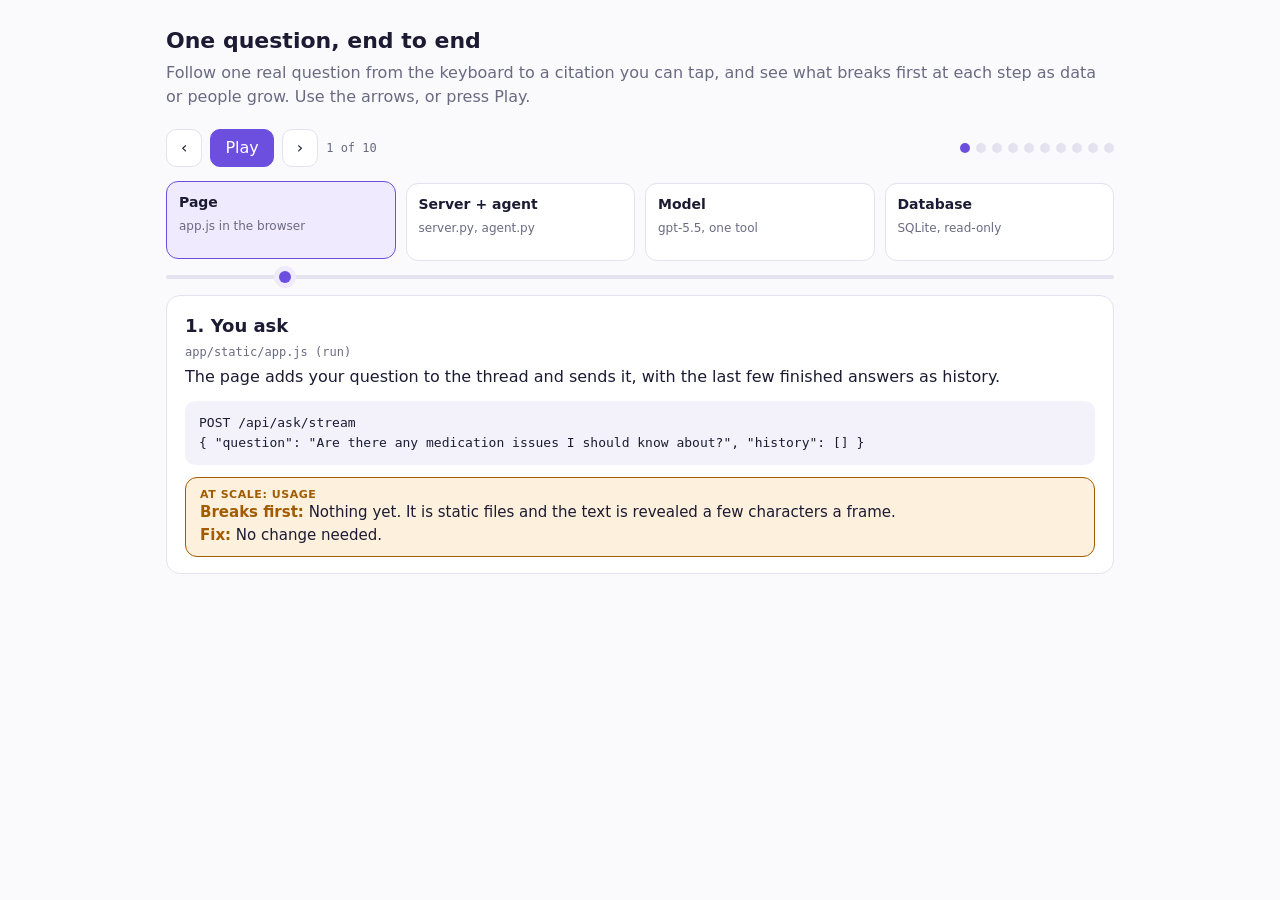
<file: docs/flow.html>
<!doctype html>
<html lang="en">
<head>
<meta charset="utf-8">
<meta name="viewport" content="width=device-width, initial-scale=1">
<title>One question, end to end</title>
<style>
:root { color-scheme: light dark; --bg:#fafafd; --surface:#fff; --text:#1c1b33; --muted:#6b6a82; --line:#e3e2ee; --accent:#6d4fe0; --wash:#efeafd; --ok:#0f7a5a; --warn:#a15c00; --warn-wash:#fdf0dc; --code:#f3f2fa; }
@media (prefers-color-scheme: dark) { :root { --bg:#14131f; --surface:#1d1c2c; --text:#ecebf7; --muted:#9a99b3; --line:#2f2e45; --accent:#a590ff; --wash:#2a2547; --ok:#4cc9a0; --warn:#f0b35a; --warn-wash:#33281a; --code:#252438; } }
* { box-sizing: border-box; }
body { margin: 0; background: var(--bg); color: var(--text); font: 16px/1.5 system-ui, -apple-system, "Segoe UI", sans-serif; }
.wrap { max-width: 980px; margin: 0 auto; padding: 24px 16px 48px; }
h1 { font-size: 22px; margin: 0 0 4px; } .sub { color: var(--muted); margin: 0 0 20px; }
.bar { display: flex; gap: 8px; align-items: center; margin: 0 0 16px; flex-wrap: wrap; }
button { font: inherit; border: 1px solid var(--line); background: var(--surface); color: var(--text); border-radius: 10px; padding: 6px 14px; cursor: pointer; }
button:hover { border-color: var(--accent); } button.primary { background: var(--accent); color: #fff; border-color: var(--accent); }
.dots { display: flex; gap: 6px; margin-left: auto; } .dot { width: 10px; height: 10px; border-radius: 50%; background: var(--line); border: 0; padding: 0; } .dot.on { background: var(--accent); } .dot.past { background: var(--muted); }
.stage { display: grid; grid-template-columns: repeat(4, 1fr); gap: 10px; position: relative; margin-bottom: 14px; }
.node { background: var(--surface); border: 1px solid var(--line); border-radius: 12px; padding: 10px 12px; transition: border-color .3s, background .3s, transform .3s; min-height: 78px; }
.node b { display: block; font-size: 14px; } .node span { font-size: 12px; color: var(--muted); }
.node.on { border-color: var(--accent); background: var(--wash); transform: translateY(-2px); }
.rail { height: 4px; background: var(--line); border-radius: 4px; margin: 0 0 16px; position: relative; }
.pulse { position: absolute; top: -4px; width: 12px; height: 12px; border-radius: 50%; background: var(--accent); transition: left .9s cubic-bezier(.4,0,.2,1); box-shadow: 0 0 0 5px var(--wash); }
.card { background: var(--surface); border: 1px solid var(--line); border-radius: 14px; padding: 16px 18px; }
.card h2 { font-size: 18px; margin: 0 0 6px; } .card p { margin: 6px 0 12px; }
.where { font: 12px ui-monospace, Menlo, monospace; color: var(--muted); }
pre { margin: 10px 0 0; padding: 12px 14px; background: var(--code); border-radius: 10px; overflow-x: auto; font: 13px/1.55 ui-monospace, Menlo, monospace; white-space: pre-wrap; word-break: break-word; }
mark { background: var(--wash); color: var(--accent); font-weight: 700; padding: 0 3px; border-radius: 4px; outline: 2px solid var(--accent); }
.btnlike { display: inline-block; color: var(--accent); border-bottom: 2px dotted var(--accent); font-weight: 700; }
.dialog { margin-top: 10px; border: 1px solid var(--line); border-radius: 12px; padding: 14px 16px; background: var(--bg); }
.dialog .k { font: 700 11px system-ui; letter-spacing: .05em; text-transform: uppercase; color: var(--muted); margin-top: 8px; }
.dialog blockquote { margin: 4px 0 0; padding-left: 12px; border-left: 3px solid var(--line); }
.claim { background: var(--wash); padding: 8px 10px; border-radius: 8px; margin-top: 4px; }
.checks { display: grid; gap: 8px; margin-top: 10px; } .checks div { padding: 8px 12px; border-radius: 10px; border: 1px solid var(--line); }
.checks .ok { border-color: var(--ok); } .checks .no { border-color: var(--warn); background: var(--warn-wash); }
.scale { margin-top: 12px; padding: 10px 14px; border-radius: 12px; background: var(--warn-wash); border: 1px solid var(--warn); font-size: 15px; }
.scale b { color: var(--warn); } .scale .who { font: 700 11px system-ui; letter-spacing: .05em; text-transform: uppercase; color: var(--warn); }
.scene { animation: in .35s ease both; } @keyframes in { from { opacity: 0; transform: translateY(8px); } to { opacity: 1; transform: none; } }
@media (max-width: 640px) { .stage { grid-template-columns: repeat(2, 1fr); } .rail { display: none; } }
@media (prefers-reduced-motion: reduce) { * { transition: none !important; animation: none !important; } }
</style>
</head>
<body>
<div class="wrap">
  <h1>One question, end to end</h1>
  <p class="sub">Follow one real question from the keyboard to a citation you can tap, and see what breaks first at each step as data or people grow. Use the arrows, or press Play.</p>
  <div class="bar">
    <button id="prev" aria-label="Previous">‹</button><button id="play" class="primary">Play</button><button id="next" aria-label="Next">›</button>
    <span id="count" class="where"></span><div class="dots" id="dots"></div>
  </div>
  <div class="stage" id="stage"></div>
  <div class="rail"><div class="pulse" id="pulse"></div></div>
  <div class="card" id="card" aria-live="polite"></div>
</div>
<script>
const NODES = [
  ["Page", "app.js in the browser"],
  ["Server + agent", "server.py, agent.py"],
  ["Model", "gpt-5.5, one tool"],
  ["Database", "SQLite, read-only"],
];
const Q = "Are there any medication issues I should know about?";
const ROW = "visit_id | person       | activity   | status    | comment\n<mark>293</mark>      | Iris Bennett | Medication | Completed | Family reported not to have given morning medication again; escalated to office";
const SENTENCE = "Medication: on 2025-11-09, the family reported not giving morning medication again, and the activity is still marked “Completed”";
const SCENES = [
  { at: 0, title: "1. You ask", where: "app/static/app.js (run)",
    text: "The page adds your question to the thread and sends it, with the last few finished answers as history.",
    body: `<pre>POST /api/ask/stream\n{ "question": "${Q}", "history": [] }</pre>`,
    scale: { who: "Usage", breaks: 'Nothing yet. It is static files and the text is revealed a few characters a frame.', fix: 'No change needed.' } },
  { at: 1, title: "2. The server starts the agent", where: "app/server.py, app/schema.py",
    text: "The server gives the request an id, then the agent builds the prompt: instructions, the schema read from the live database, the list of people, and a glossary. All of it is the same for every question, so the provider caches it.",
    body: `<pre>{"type":"start","request_id":"18fa2f514df3","mode":"live"}\n\nprompt = instructions + tables and views + 10 active people + glossary\n         (about 3k tokens, cached after the first call)</pre>`,
    scale: { who: "More people asking", breaks: 'Each live question holds a worker thread for up to 120 seconds, and only 8 run at once; the ninth is told to retry. There is also no sign-in.', fix: 'An async client or a queue, and per-person quotas, which need identity first.' } },
  { at: 2, title: "3. The model chooses a query", where: "app/agent.py (ask_stream)",
    text: "The model has one tool, run_sql. It writes the SQL itself. The views it queries already carry the id of the record each row came from.",
    body: `<pre>run_sql(\n  "SELECT visit_id, person, activity, status, comment\n   FROM activity_comments\n   WHERE comment LIKE '%medic%'")</pre>`,
    scale: { who: "More data", breaks: 'Model-written SQL can be valid and wrong, such as a join that drops people. The list of people in the prompt costs about 30 tokens each, so it switches itself off above 30 people.', fix: 'A flatter read model gives fewer wrong queries; above 30 people the model counts and lists with a query.' } },
  { at: 3, title: "4. The database answers, read-only", where: "app/db.py (run_sql)",
    text: "The query runs on a read-only connection with caps on rows, size and time. Notice the id. Every row the model reads has the id of its record.",
    body: `<pre>${ROW}</pre><p class="where">Capped at 200 rows, 500 characters a cell, 30,000 characters in all.</p>`,
    scale: { who: "More data", breaks: 'LIKE and json_each scan whole tables, so a big source hits the 2 second limit. The read model and search index are rebuilt for every query: about 6 ms here, far more on a large database.', fix: 'Real indexes and a stored read model; on Postgres, a read-only role and a statement timeout.' } },
  { at: 2, title: "5. The model writes the answer, ids included", where: "app/agent.py (SYSTEM)",
    text: "The prompt asks for one exact form: (visit 12), (form 4) or (visits 12, 15). The model puts the id it just read after the sentence it supports.",
    body: `<pre>${SENTENCE} <mark>(visit 293)</mark>.</pre>`,
    scale: { who: "More data", breaks: 'Every step re-sends the whole conversation, so prompt tokens grow with each step (about 35k to 75k per broad question, half cached). Past a certain length the model reads less carefully.', fix: 'One small context per person, run in parallel, then rank.' } },
  { at: 1, title: "6. The answer streams back as lines of JSON", where: "app/events.py, app/server.py",
    text: "The text travels word by word. Nothing marks a citation here: it is plain text. The final line carries the whole answer, the queries it ran and the token counts.",
    body: `<pre>{"type":"delta","text":"…marked “Completed” "}\n{"type":"delta","text":"<mark>(visit 293)</mark>."}\n{"type":"done","steps":3,"seconds":13.4,"usage":{…}}</pre>`,
    scale: { who: "More clients", breaks: 'Nothing breaks. The protocol is one typed definition with a test.', fix: 'Version the events once a second client exists.' } },
  { at: 0, title: "7. The page turns the text into buttons", where: "app/static/app.js (CITE, inline)",
    text: "The page escapes the text so it cannot inject HTML. One pattern then swaps each match for a button holding the kind and the id. Anything that does not match stays plain text, so a mistake is visible. People's names are matched against the roster the server sent.",
    body: `<pre>CITE = /\\((visits?|forms?) (\\d+(?:, \\d+)*)\\)/gi\n\n"(visit 293)"  →  (visit <span class="btnlike">293</span>)\n                  data-kind="visit" data-id="293"</pre>`,
    scale: { who: "More data", breaks: 'Nothing yet. Only the changing line of the page is touched, which is fine at answer sizes.', fix: 'No change needed.' } },
  { at: 0, title: "8. A tap opens the record behind it", where: "app/records.py, app/static/app.js (renderRecord)",
    text: "The button asks the server for the source row. The dialog shows the sentence of the answer the citation sits in, above the record as written, so you check the claim against the source.",
    body: `<pre>GET /api/records/visit/293</pre><div class="dialog"><b>Visit 293</b> · Iris Bennett · Sun 9 Nov, 08:00–08:45 · Carer Isla Munro<div class="k">The answer says</div><div class="claim">${SENTENCE}</div><div class="k">Visit note, as recorded</div><blockquote>I completed the morning visit for Iris Bennett … Family reported not to have given morning medication again; escalated to office.</blockquote></div>`,
    scale: { who: "More people", breaks: 'Any id can be fetched. There is no sign-in and no scoping to an organisation.', fix: "Scope every lookup to the caller's organisation. This must come before real use." } },
  { at: 1, title: "9. What is checked, and what is not", where: "app/contract.py, tests/test_contracts.py, evals/run.py",
    text: "A test fails if the page's pattern drifts from the shared contract. Evals fail an answer with a citation the page cannot link, or one that points at a record that does not exist.",
    body: `<div class="checks"><div class="ok">Checked: the form of every citation, and that the record exists.</div><div class="ok">Checked: refusals stop at one sentence; recorded demo answers pass the same rules.</div><div class="no">Not checked: that the record really supports the sentence. A real id proves the model did not invent a record, not that it read it correctly.</div></div>`,
    scale: { who: "Trust", breaks: 'One person wrote the answers, the checks and the rephrasings, so the blind spots are in all three. Recall on varied real notes is the one thing we cannot see, and a missed person raises no error.', fix: "Labelled data and phrasings from someone who did not write the agent, and a sample of real managers' questions." } },
  { at: 1, title: "10. What breaks first, in order", where: "docs/journey.yaml (What breaks next)",
    text: "Not everything breaks at once, and it breaks in different ways depending on whether you add more data or more people.",
    body: `<div class="checks"><div class="no"><b>1. Recall on varied notes (now, silently).</b> Real notes use many phrasings and a missed person gives no error. Measure it first.</div><div class="no"><b>2. Scans and the rebuilt read model (more data).</b> Queries slow down until they hit the 2 second limit. Store the read model, add indexes.</div><div class="no"><b>3. One thread per live question (more people).</b> Eight at once, then Busy. Needs a queue or async, and quotas, which need sign-in.</div><div class="no"><b>4. One long conversation (more data).</b> Past a certain length the model reads less carefully. Fan out per person.</div><div class="no"><b>5. No sign-in or organisation scoping (before any real use).</b> Any record id can be fetched.</div></div><p class="where">A scale check with about 200 generated people still found all five real concerns. It does not test varied phrasing.</p>`,
    scale: { who: "Order", breaks: "The first four are about growth. The fifth is a gate: it comes before any real use, whatever the size.", fix: "Each has a trigger and a reason it waits in the journey page, \"What breaks next\"." } },
];
const $ = (id) => document.getElementById(id);
let i = 0, timer = null;
$("stage").innerHTML = NODES.map(([a, b]) => `<div class="node"><b>${a}</b><span>${b}</span></div>`).join("");
$("dots").innerHTML = SCENES.map((_, n) => `<button class="dot" aria-label="Step ${n + 1}" data-n="${n}"></button>`).join("");
function show(n) {
  i = (n + SCENES.length) % SCENES.length;
  const s = SCENES[i];
  document.querySelectorAll(".node").forEach((el, k) => el.classList.toggle("on", k === s.at));
  $("pulse").style.left = `calc(${(s.at + 0.5) * 25}% - 6px)`;
  $("card").innerHTML = `<div class="scene"><h2>${s.title}</h2><div class="where">${s.where}</div><p>${s.text}</p>${s.body}${s.scale ? `<div class="scale"><div class="who">At scale: ${s.scale.who}</div><div><b>Breaks first:</b> ${s.scale.breaks}</div><div><b>Fix:</b> ${s.scale.fix}</div></div>` : ""}</div>`;
  $("count").textContent = `${i + 1} of ${SCENES.length}`;
  document.querySelectorAll(".dot").forEach((d, k) => { d.className = "dot" + (k === i ? " on" : k < i ? " past" : ""); });
}
function stop() { clearInterval(timer); timer = null; $("play").textContent = "Play"; }
function play() { $("play").textContent = "Pause"; timer = setInterval(() => { if (i === SCENES.length - 1) { stop(); return; } show(i + 1); }, +new URLSearchParams(location.search).get("ms") || 9000); }
$("play").onclick = () => (timer ? stop() : (i === SCENES.length - 1 && show(0), play()));
$("prev").onclick = () => { stop(); show(i - 1); }; $("next").onclick = () => { stop(); show(i + 1); };
$("dots").onclick = (e) => { const n = e.target.dataset.n; if (n != null) { stop(); show(+n); } };
addEventListener("keydown", (e) => { if (e.key === "ArrowRight") $("next").click(); if (e.key === "ArrowLeft") $("prev").click(); });
show(0);
if (new URLSearchParams(location.search).has("autoplay")) play();
</script>
</body>
</html>
</file>
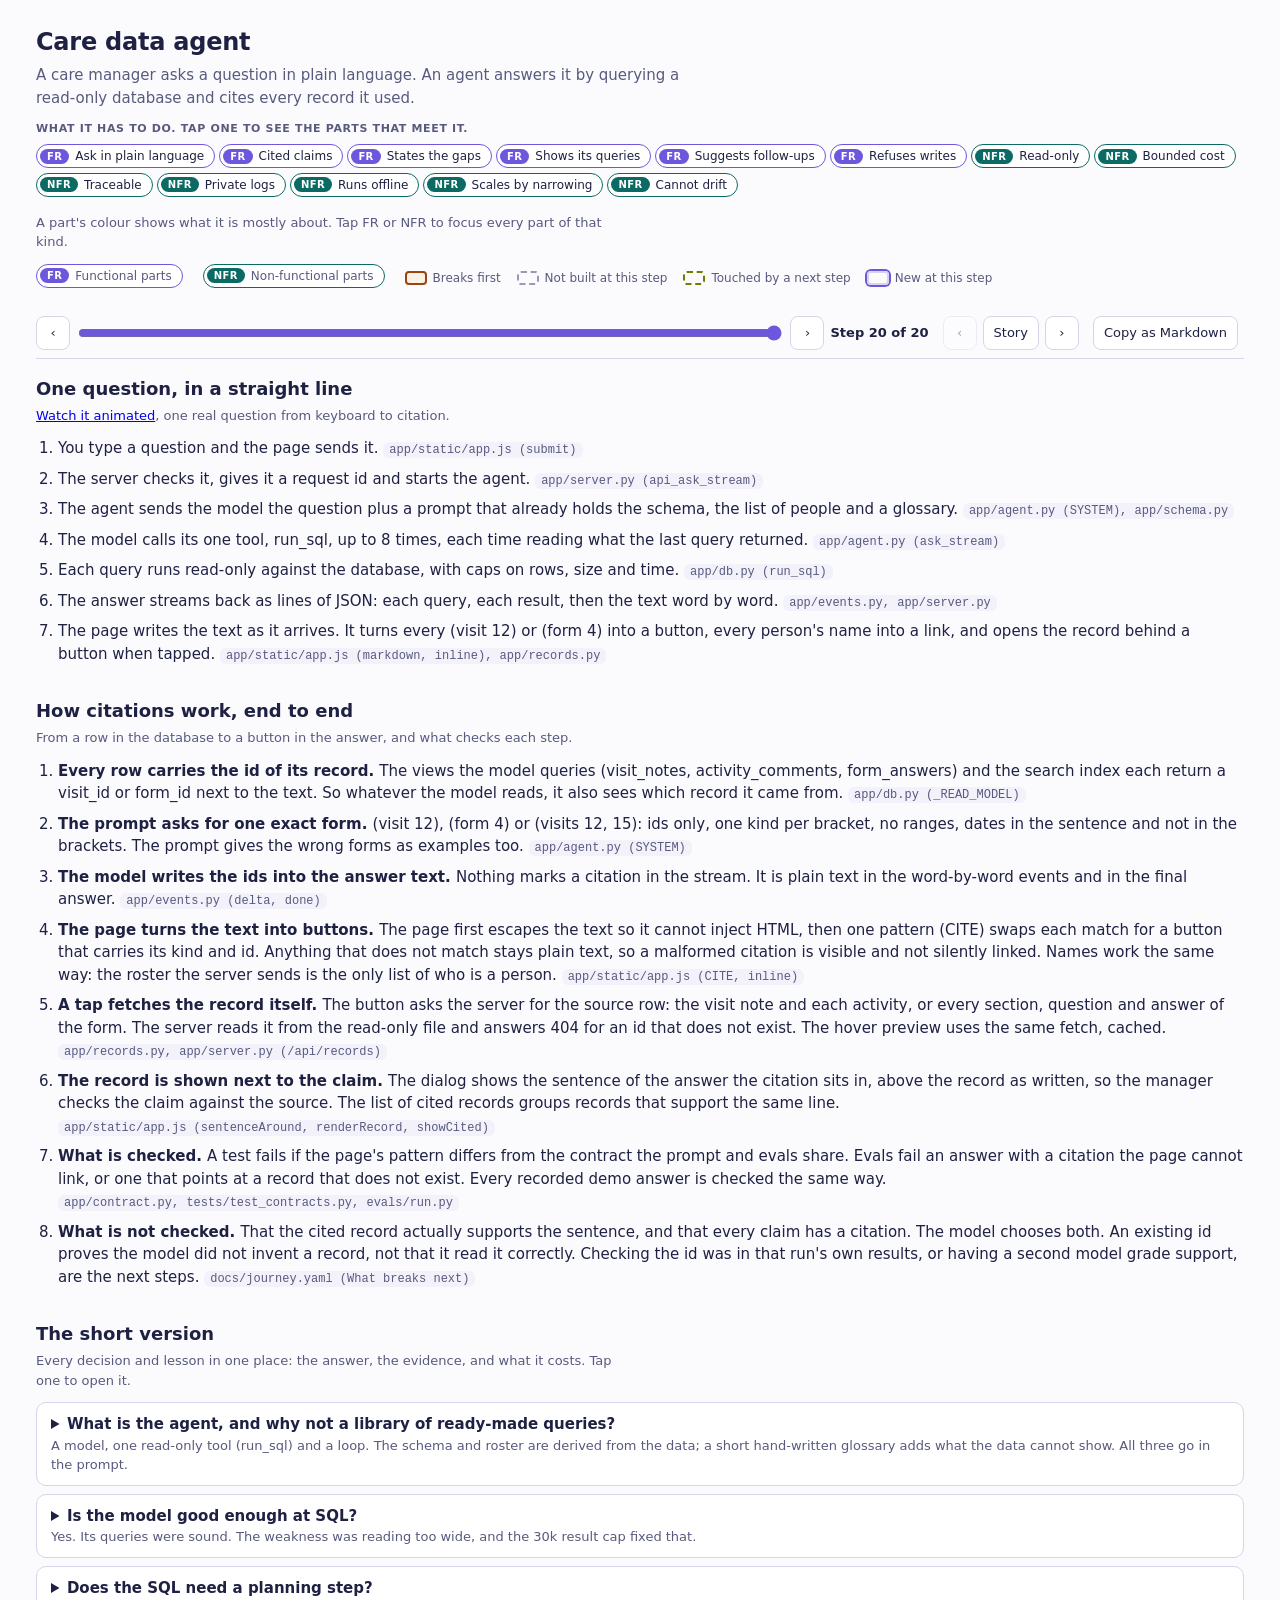
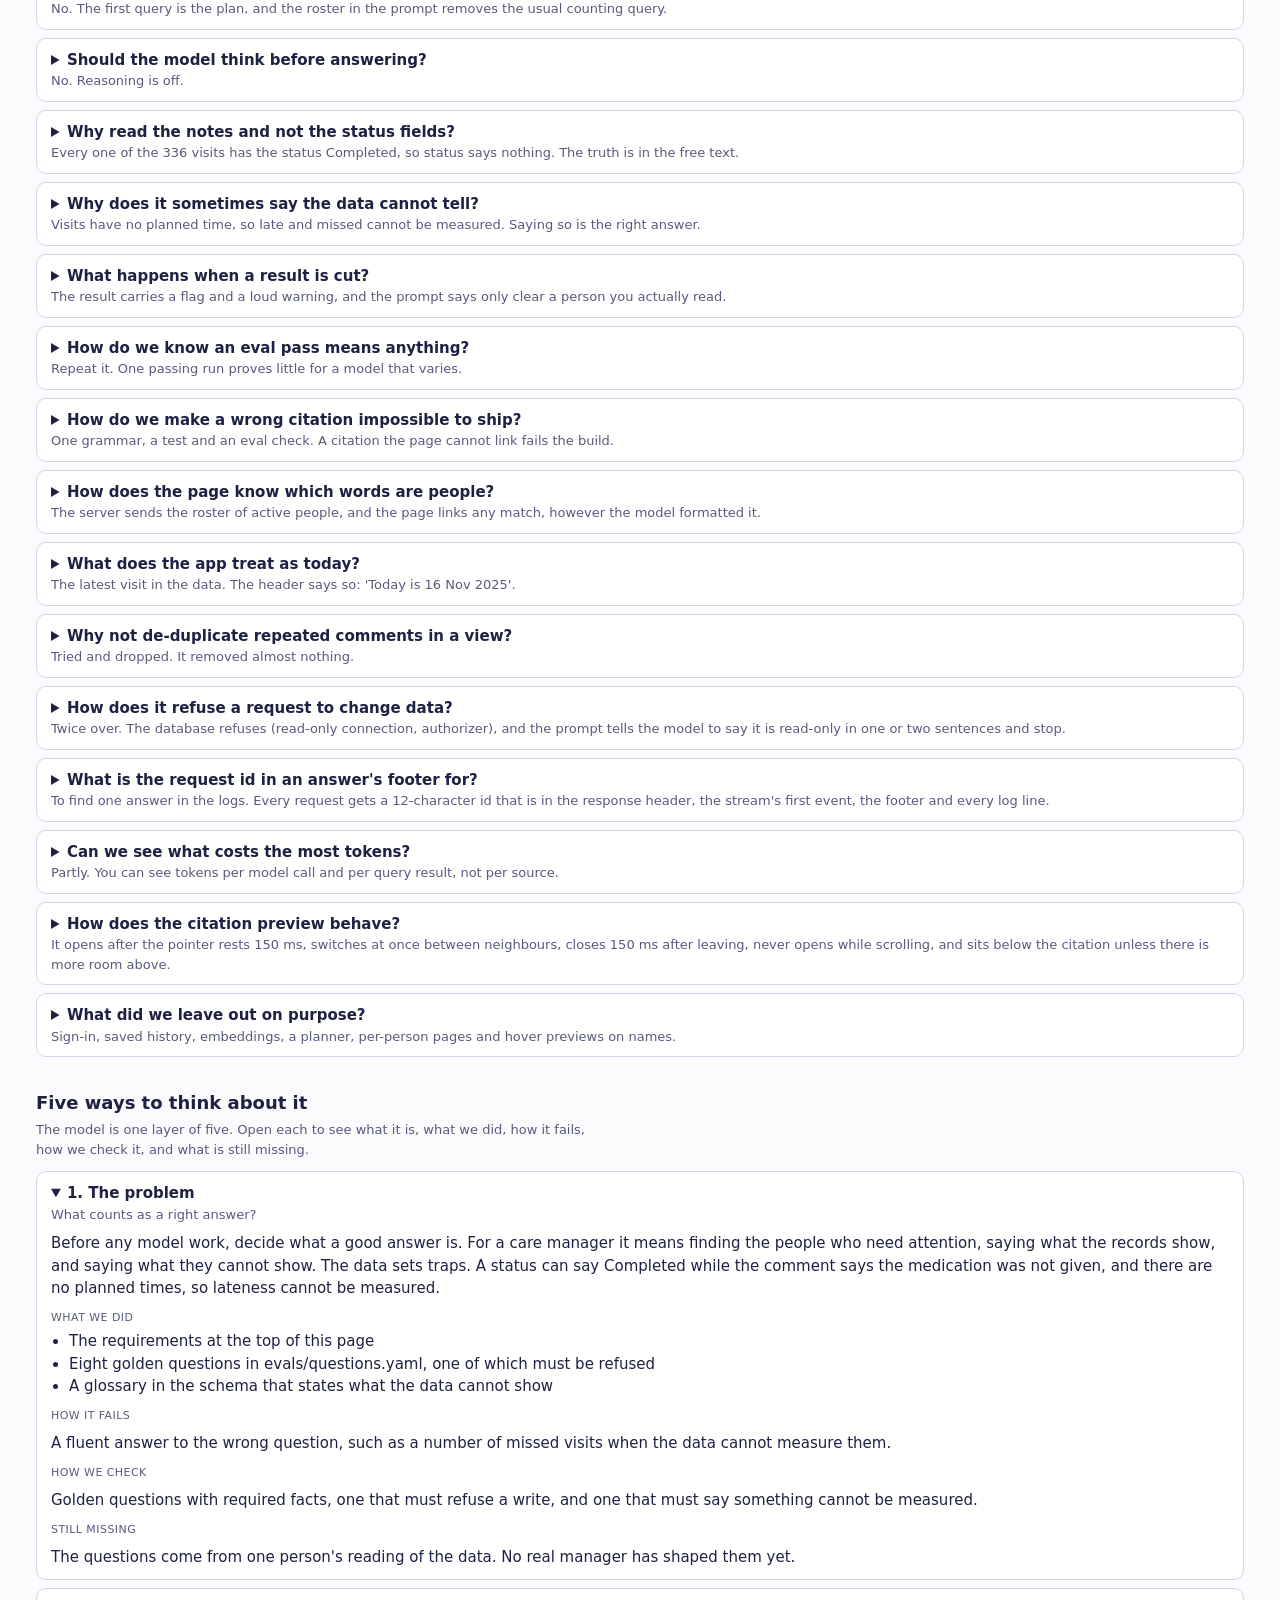
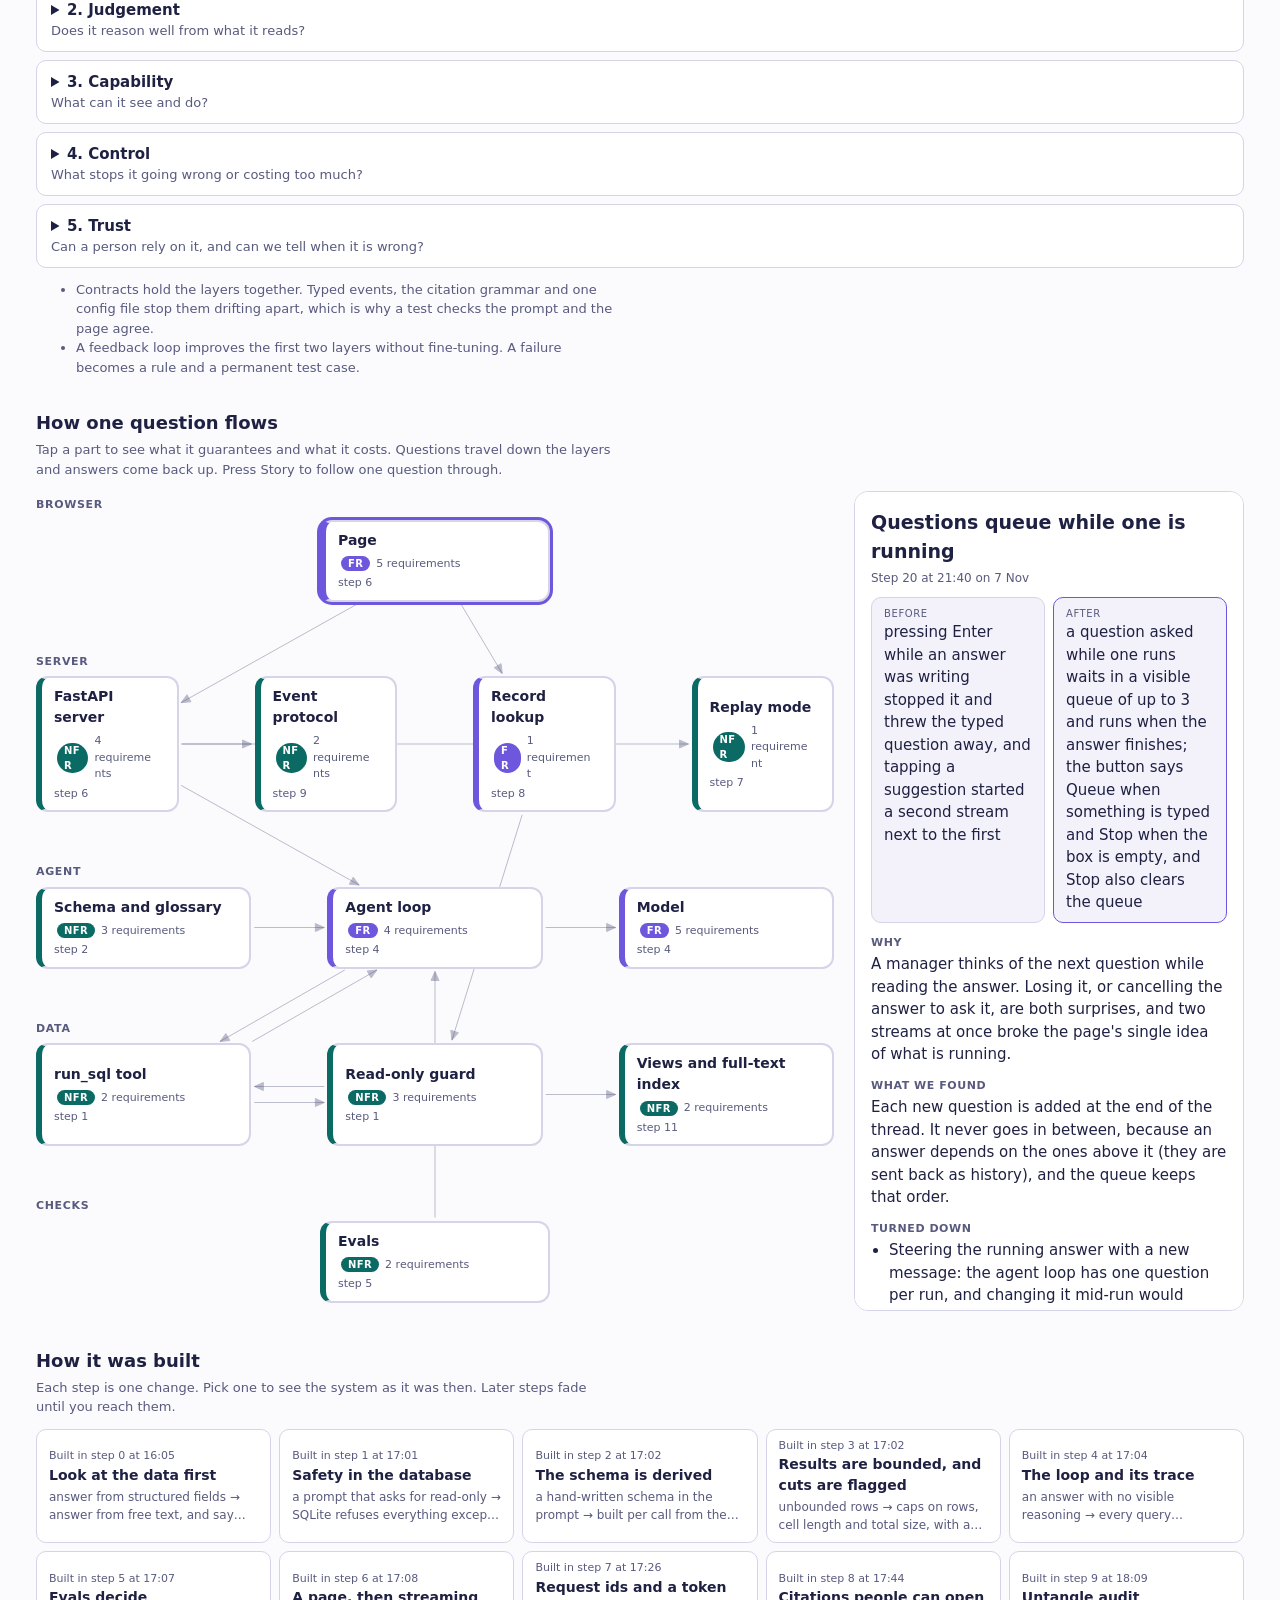
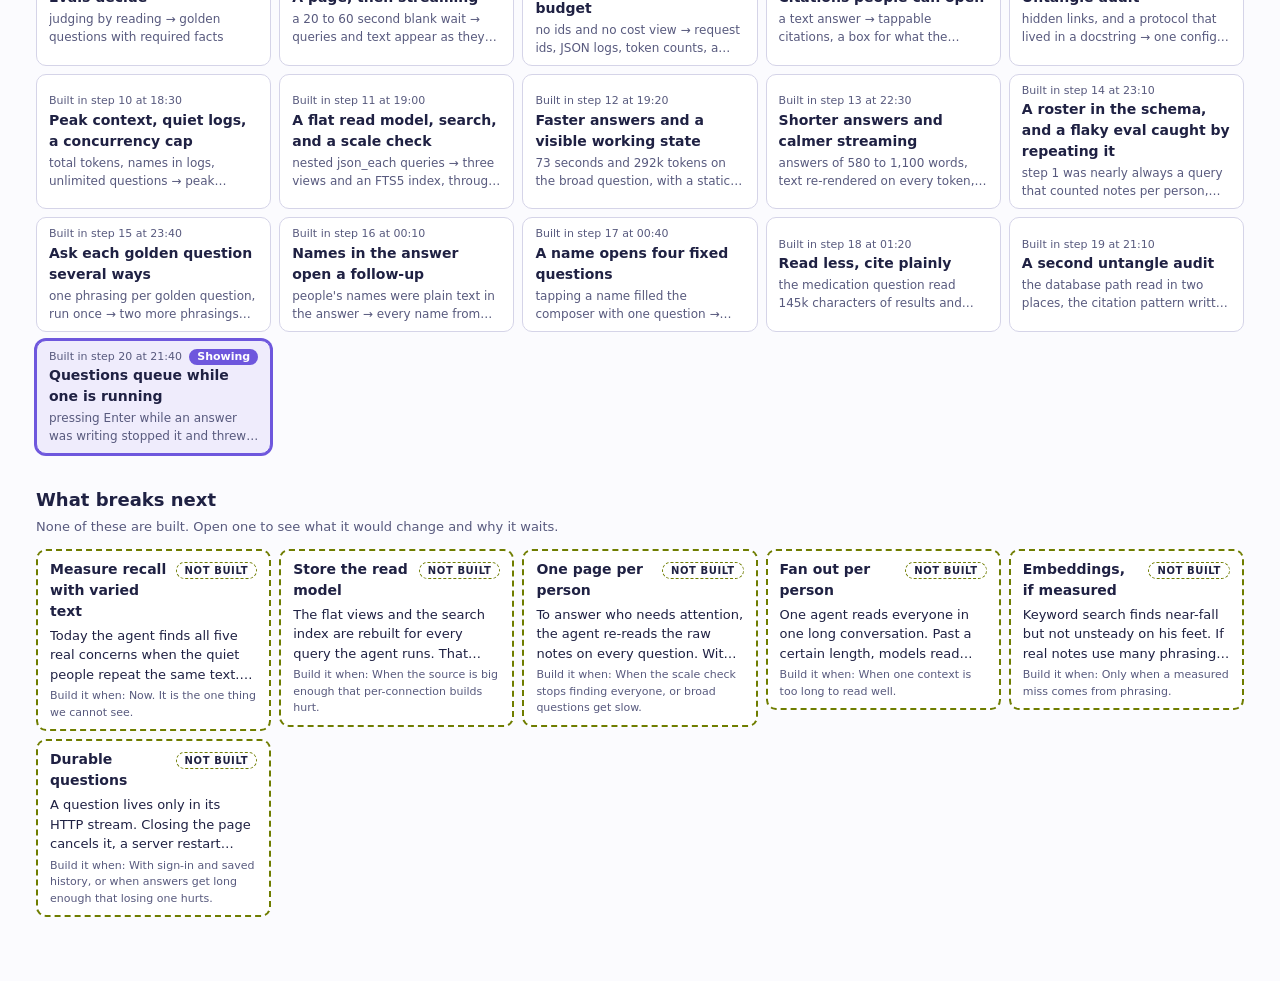
<file: docs/journey.html>
<!doctype html>
<html lang="en">
<head>
<meta charset="utf-8">
<meta name="viewport" content="width=device-width, initial-scale=1">
<title>Care data agent: architecture</title>
<style>
:root { color-scheme: light dark;
  --bg: light-dark(#fbfbfe, #12132b); --surface: light-dark(#fff, #1a1c3a); --soft: light-dark(#f3f2fb, #23254a);
  --line: light-dark(#d5d4e8, #3a3d78); --text: light-dark(#1f2143, #f1f1fa); --muted: light-dark(#585a7e, #a5a7c8);
  --accent: light-dark(#6e57dd, #a782fc);
  --fr: light-dark(#6e57dd, #a782fc); --fr-text: light-dark(#5b43c9, #a782fc); --fr-wash: light-dark(#efecfc, #2c2a5e); --on-fr: light-dark(#fff, #1f2143);
  --nfr: light-dark(#0b6b64, #4fd1c5); --nfr-wash: light-dark(#def3f0, #12383a); --on-nfr: light-dark(#fff, #0b2b2e);
  --warn: light-dark(#9a4510, #f2a46b); --warn-wash: light-dark(#fdf0e5, #3a2a22);
  --lime: light-dark(#6f7d00, #e0f30a); }
:root[data-theme="light"] { color-scheme: light; }
:root[data-theme="dark"] { color-scheme: dark; }
* { box-sizing: border-box; }
body { margin: 0; background: var(--bg); color: var(--text); font: 15px/1.5 ui-sans-serif, system-ui, -apple-system, "Segoe UI", sans-serif; overflow-wrap: anywhere; }
button { font: inherit; color: inherit; cursor: pointer; }
:focus-visible { outline: 3px solid var(--accent); outline-offset: 2px; }
.wrap { max-width: 1240px; margin: 0 auto; padding: 24px 16px 64px; }
h1 { font-size: 24px; margin: 0; letter-spacing: -.01em; }
h2 { font-size: 18px; margin: 32px 0 4px; }
.sub, .note { color: var(--muted); margin: 4px 0 12px; max-width: 70ch; }
.note { font-size: 13px; margin: 0 0 12px; }
.label { font-size: 11px; text-transform: uppercase; letter-spacing: .06em; color: var(--muted); margin: 0 0 6px; font-weight: 600; }

/* chips and legend */
.chip { display: inline-flex; gap: 6px; align-items: center; border: 1px solid transparent; border-radius: 999px; padding: 2px 10px 2px 3px; font-size: 12px; line-height: 1.5; margin: 0 4px 4px 0; background: var(--surface); }
.chip b { border-radius: 999px; padding: 0 7px; font-size: 10px; letter-spacing: .04em; }
.chip.fr { border-color: var(--fr); } .chip.fr b { background: var(--fr); color: var(--on-fr); }
.chip.nfr { border-color: var(--nfr); } .chip.nfr b { background: var(--nfr); color: var(--on-nfr); }
button.chip:hover, .chip.met { background: var(--soft); } .chip[aria-pressed="true"] { background: var(--soft); box-shadow: 0 0 0 2px var(--text); }
.legend { display: flex; flex-wrap: wrap; align-items: center; gap: 4px 16px; font-size: 12px; color: var(--muted); margin: 12px 0 0; }
.legend > span { display: inline-flex; gap: 6px; align-items: center; }
.sw { width: 22px; height: 14px; border-radius: 4px; border: 2px solid var(--line); display: inline-block; }
.sw.warn { border-color: var(--warn); background: var(--warn-wash); } .sw.next { border: 2px dashed var(--lime); }
.sw.gone { border: 2px dashed var(--muted); opacity: .6; } .sw.new { border-color: var(--line); box-shadow: 0 0 0 2px var(--accent); }

/* control bar */
.bar { position: sticky; top: 0; z-index: 20; background: color-mix(in srgb, var(--bg) 92%, transparent); backdrop-filter: blur(10px);
  display: flex; flex-wrap: wrap; gap: 8px 14px; align-items: center; padding: 8px 0; border-bottom: 1px solid var(--line); margin: 16px 0; }
.grp { display: flex; gap: 6px; align-items: center; } .grp.build { flex: 1 1 280px; }
.bar input { flex: 1; accent-color: var(--accent); min-width: 0; }
.btn { border: 1px solid var(--line); background: var(--surface); border-radius: 8px; min-width: 34px; height: 34px; padding: 0 10px; font-size: 13px; }
.btn:hover { background: var(--soft); } .btn[aria-pressed="true"] { background: var(--accent); color: var(--on-fr); border-color: var(--accent); }
.btn:disabled { opacity: .4; cursor: default; }
.bar b { white-space: nowrap; font-size: 13px; }

/* diagram */
.main { display: grid; gap: 20px; grid-template-columns: minmax(0, 1fr); }
@media (min-width: 1000px) { .main { grid-template-columns: minmax(0, 1fr) 390px; } .detail { position: sticky; top: 64px; align-self: start; max-height: calc(100vh - 80px); overflow: auto; } }
.diagram { position: relative; display: grid; gap: 52px; padding: 6px 0 12px; }
.diagram svg { position: absolute; inset: 0; z-index: 0; pointer-events: none; overflow: visible; }
.layer { position: relative; z-index: 1; display: grid; gap: 6px; }
.layer h3 { margin: 0; font-size: 11px; text-transform: uppercase; letter-spacing: .06em; color: var(--muted); }
.nodes { display: flex; flex-wrap: wrap; gap: 12px 76px; justify-content: space-around; }
.node { flex: 1 1 140px; max-width: 230px; text-align: left; padding: 8px 12px; border-radius: 12px; border: 2px solid var(--line); border-left-width: 6px; background: var(--surface); transition: opacity .2s, box-shadow .2s; }
.node .nm { display: block; font-weight: 600; font-size: 14px; }
.node small { display: block; color: var(--muted); font-size: 11px; }
.node .chip { margin: 4px 0 2px; padding: 0 8px 0 2px; font-size: 11px; border-color: transparent; background: none; color: var(--muted); }
.k-fr { border-left-color: var(--fr); } .k-nfr { border-left-color: var(--nfr); }
.node.ghost { outline: 2px dashed var(--muted); outline-offset: 2px; }
.node.new { box-shadow: 0 0 0 3px var(--accent); }
.node.touch { outline: 2px dashed var(--lime); outline-offset: 3px; }
.node.up, .node.down, .node.path, .node.hit { box-shadow: 0 0 0 2px var(--muted); }
.node.hit { box-shadow: 0 0 0 3px var(--text); }
.node.sel { box-shadow: 0 0 0 2px var(--bg), 0 0 0 5px var(--text); }
.node.ghost > *, .node.dim > * { opacity: .4; } /* dim the contents, not the box, so edges stay hidden behind it */
.edge path { fill: none; stroke: var(--muted); stroke-width: 1; opacity: .4; }
.edge .pill { fill: var(--surface); stroke: var(--line); }
.edge text { font-size: 10px; fill: var(--text); text-anchor: middle; }
.edge:not(.lab) .pill, .edge:not(.lab) text { display: none; }
.edge.on path { stroke: var(--text); stroke-width: 2; opacity: 1; } .edge.on .pill { stroke: var(--text); }
.edge.path path { stroke: var(--accent); stroke-width: 3; opacity: 1; } .edge.path .pill { stroke: var(--accent); } .edge.path text { fill: var(--fr-text); font-weight: 600; }
.edge.dim { opacity: .18; } .edge.gone path { stroke-dasharray: 3 4; }
.edge .head { fill: var(--muted); } .edge.on .head { fill: var(--text); } .edge.path .head { fill: var(--accent); }
.tip { position: fixed; z-index: 50; max-width: 280px; padding: 8px 10px; border-radius: 8px; background: var(--text); color: var(--bg); font-size: 12px; line-height: 1.4; pointer-events: none; box-shadow: 0 4px 16px #0004; }
.tip i { display: block; font-style: normal; opacity: .8; margin-top: 3px; }
@media (max-width: 599px) {
  .nodes { display: grid; grid-template-columns: 1fr 1fr; gap: 10px; } .node { max-width: none; }
  .edge:not(.on):not(.path) { opacity: .2; } .diagram { gap: 30px; }
}

/* detail panel */
.detail { padding: 16px; border: 1px solid var(--line); border-radius: 14px; background: var(--surface); }
.detail h2 { margin: 0 0 4px; font-size: 19px; } .detail .meta { color: var(--muted); font-size: 12px; margin-bottom: 8px; }
.row { margin: 12px 0 0; } .row > b { display: block; font-size: 11px; text-transform: uppercase; letter-spacing: .05em; color: var(--muted); margin-bottom: 2px; }
.row.break { background: var(--warn-wash); border-left: 3px solid var(--warn); padding: 6px 10px; border-radius: 6px; } .row.break > b { color: var(--warn); }
.row.true { border-left: 3px solid var(--accent); padding-left: 10px; }
.row ul { margin: 2px 0 0; padding-left: 18px; } .row li { margin-bottom: 3px; }
.ab { display: flex; gap: 8px; flex-wrap: wrap; margin: 10px 0; } .ab div { flex: 1 1 160px; padding: 8px 12px; border: 1px solid var(--line); border-radius: 10px; background: var(--soft); }
.ab div.b { border-color: var(--accent); } .ab small { display: block; font-size: 10px; text-transform: uppercase; letter-spacing: .06em; color: var(--muted); }
.story { border: 1px solid var(--accent); border-radius: 10px; padding: 10px 12px; margin-bottom: 12px; background: var(--fr-wash); }
.story p { margin: 4px 0 0; } .story .label { color: var(--fr-text); }
code, .sha { font: 12px ui-monospace, SFMono-Regular, Menlo, monospace; background: var(--soft); padding: 1px 6px; border-radius: 6px; margin-right: 4px; }
.link { color: var(--fr-text); background: none; border: 0; padding: 0; text-decoration: underline; text-align: left; }
.link + .link::before { content: ""; }

/* lists */
.think { display: grid; gap: 8px; margin: 8px 0 12px; }
.think details { border: 1px solid var(--line); border-radius: 10px; background: var(--surface); padding: 10px 14px; }
.think summary { cursor: pointer; font-weight: 600; } .think summary span { display: block; font-weight: 400; color: var(--muted); font-size: 13px; }
.think p { margin: 8px 0 0; } .think ul { margin: 4px 0 0; padding-left: 18px; } .think .k { font-size: 11px; text-transform: uppercase; letter-spacing: .04em; color: var(--muted); margin-top: 10px; }
.flow { padding-left: 22px; margin: 8px 0 0; } .flow li { margin: 8px 0; line-height: 1.5; } .flow code { font-size: 12px; color: var(--muted); white-space: nowrap; }
.cards { display: grid; gap: 8px; grid-template-columns: repeat(auto-fill, minmax(215px, 1fr)); padding: 0; margin: 8px 0 0; list-style: none; }
.card { display: block; width: 100%; height: 100%; text-align: left; border: 1px solid var(--line); border-radius: 10px; background: var(--surface); padding: 8px 12px; }
.card:hover { background: var(--soft); }
.card .t { display: flex; justify-content: space-between; gap: 6px; font-size: 11px; color: var(--muted); }
.card .n { font-weight: 600; font-size: 14px; }
.card .ab2 { font-size: 12px; color: var(--muted); margin-top: 2px; display: -webkit-box; -webkit-line-clamp: 2; -webkit-box-orient: vertical; overflow: hidden; }
.card .now { display: none; font-weight: 700; color: var(--on-fr); background: var(--accent); border-radius: 999px; padding: 0 8px; }
.card.on { border-color: var(--accent); box-shadow: 0 0 0 2px var(--accent); background: var(--fr-wash); } .card.on .now { display: inline; }
.card.future { opacity: .5; }
.nxs { align-items: start; }
.nx { border: 2px dashed var(--lime); border-radius: 10px; background: var(--surface); }
.nx.open { grid-column: 1 / -1; background: var(--soft); border-color: var(--accent); }
.nx .head { display: block; width: 100%; text-align: left; background: none; border: 0; border-radius: 8px; padding: 8px 12px; }
.nx .top { display: flex; justify-content: space-between; align-items: baseline; gap: 8px; }
.nx .n { font-weight: 600; font-size: 14px; }
.nx .badge { flex: none; font-size: 10px; text-transform: uppercase; letter-spacing: .06em; font-weight: 600; border: 1px dashed var(--lime); border-radius: 999px; padding: 0 8px; }
.nx .p { font-size: 13px; margin: 4px 0; display: -webkit-box; -webkit-line-clamp: 3; -webkit-box-orient: vertical; overflow: hidden; }
.nx.open .p { display: block; }
.nx .t { font-size: 11px; color: var(--muted); }
.nx .body { padding: 0 12px 10px; }
.nx .body .ab { margin-top: 0; }
@media (prefers-reduced-motion: reduce) { * { transition: none !important; scroll-behavior: auto !important; } }
</style>
</head>
<body>
<div class="wrap">
  <header>
    <h1 id="title"></h1><p class="sub" id="sub"></p>
    <p class="label">What it has to do. Tap one to see the parts that meet it.</p>
    <div id="reqs"></div>
    <p class="note" style="margin-top:12px">A part's colour shows what it is mostly about. Tap FR or NFR to focus every part of that kind.</p>
    <div class="legend" id="legend" role="group" aria-label="Legend">
      <span><i class="sw warn"></i>Breaks first</span><span><i class="sw gone"></i>Not built at this step</span>
      <span><i class="sw next"></i>Touched by a next step</span><span><i class="sw new"></i>New at this step</span>
    </div>
  </header>

  <div class="bar" role="toolbar" aria-label="Controls">
    <div class="grp build">
      <button class="btn" id="prev" aria-label="Previous build step">‹</button>
      <input type="range" id="range" min="0" value="0" aria-label="Step in the build">
      <button class="btn" id="nextb" aria-label="Next build step">›</button>
      <b id="now"></b>
    </div>
    <div class="grp">
      <button class="btn" id="sprev" aria-label="Previous story step">‹</button>
      <button class="btn" id="story" aria-pressed="false">Story</button>
      <button class="btn" id="snext" aria-label="Next story step">›</button>
    </div>
    <div class="grp"><button class="btn" id="copy">Copy as Markdown</button><span id="status" class="note" style="margin:0" role="status"></span></div>
  </div>

  <h2 style="margin-top:0">One question, in a straight line</h2>
  <p class="note"><a href="flow.html">Watch it animated</a>, one real question from keyboard to citation.</p>
  <ol class="flow" id="flow"></ol>

  <h2>How citations work, end to end</h2>
  <p class="note">From a row in the database to a button in the answer, and what checks each step.</p>
  <ol class="flow" id="citations"></ol>

  <h2>The short version</h2>
  <p class="note">Every decision and lesson in one place: the answer, the evidence, and what it costs. Tap one to open it.</p>
  <div class="think" id="decisions"></div>

  <h2>Five ways to think about it</h2>
  <p class="note">The model is one layer of five. Open each to see what it is, what we did, how it fails, how we check it, and what is still missing.</p>
  <div class="think" id="think"></div>
  <ul class="note" id="threads"></ul>

  <h2>How one question flows</h2>
  <p class="note">Tap a part to see what it guarantees and what it costs. Questions travel down the layers and answers come back up. Press Story to follow one question through.</p>
  <div class="main">
    <div class="diagram" id="diagram"></div>
    <section class="detail" id="detail" aria-live="polite" aria-label="Details"></section>
  </div>

  <h2>How it was built</h2>
  <p class="note">Each step is one change. Pick one to see the system as it was then. Later steps fade until you reach them.</p>
  <ol class="cards" id="tl"></ol>

  <h2>What breaks next</h2>
  <p class="note">None of these are built. Open one to see what it would change and why it waits.</p>
  <ol class="cards nxs" id="nx"></ol>
</div>
<div class="tip" id="tip" role="tooltip" hidden></div>
<script>
const D = {"title": "Care data agent", "subtitle": "A care manager asks a question in plain language. An agent answers it by querying a read-only database and cites every record it used.", "requirements": [{"id": "fr-ask", "kind": "functional", "label": "Ask in plain language", "text": "Ask any question about visits and forms in plain language."}, {"id": "fr-cite", "kind": "functional", "label": "Cited claims", "text": "Every claim cites the visit or form it came from. Tapping the citation opens that record."}, {"id": "fr-unknowns", "kind": "functional", "label": "States the gaps", "text": "Each answer says what the records cannot show."}, {"id": "fr-queries", "kind": "functional", "label": "Shows its queries", "text": "The page shows the queries the agent ran."}, {"id": "fr-followups", "kind": "functional", "label": "Suggests follow-ups", "text": "After an answer, the page suggests up to 3 follow-up questions."}, {"id": "fr-refuse", "kind": "functional", "label": "Refuses writes", "text": "A request to change data is refused."}, {"id": "nfr-safety", "kind": "nonfunctional", "label": "Read-only", "text": "The data cannot be changed. SQLite enforces this, so no prompt wording can undo it."}, {"id": "nfr-cost", "kind": "nonfunctional", "label": "Bounded cost", "text": "Tool turns, prompt tokens, wall-clock time and concurrent questions are all capped."}, {"id": "nfr-observe", "kind": "nonfunctional", "label": "Traceable", "text": "Request ids, JSON logs, a prompt version and peak context size make a reported problem findable."}, {"id": "nfr-privacy", "kind": "nonfunctional", "label": "Private logs", "text": "Logs leave out questions, SQL and parameters unless CARE_LOG_CONTENT=1, because they can name people."}, {"id": "nfr-offline", "kind": "nonfunctional", "label": "Runs offline", "text": "With no API key, the app answers the five example questions from recordings."}, {"id": "nfr-scale", "kind": "nonfunctional", "label": "Scales by narrowing", "text": "More data is handled by narrowing with SQL, not by making the prompt longer."}, {"id": "nfr-drift", "kind": "nonfunctional", "label": "Cannot drift", "text": "Typed events, derived numbers and tests keep the code, the prompt and these docs agreeing."}], "flow": [{"text": "You type a question and the page sends it.", "where": "app/static/app.js (submit)"}, {"text": "The server checks it, gives it a request id and starts the agent.", "where": "app/server.py (api_ask_stream)"}, {"text": "The agent sends the model the question plus a prompt that already holds the schema, the list of people and a glossary.", "where": "app/agent.py (SYSTEM), app/schema.py"}, {"text": "The model calls its one tool, run_sql, up to 8 times, each time reading what the last query returned.", "where": "app/agent.py (ask_stream)"}, {"text": "Each query runs read-only against the database, with caps on rows, size and time.", "where": "app/db.py (run_sql)"}, {"text": "The answer streams back as lines of JSON: each query, each result, then the text word by word.", "where": "app/events.py, app/server.py"}, {"text": "The page writes the text as it arrives. It turns every (visit 12) or (form 4) into a button, every person's name into a link, and opens the record behind a button when tapped.", "where": "app/static/app.js (markdown, inline), app/records.py"}], "citations": [{"title": "Every row carries the id of its record", "text": "The views the model queries (visit_notes, activity_comments, form_answers) and the search index each return a visit_id or form_id next to the text. So whatever the model reads, it also sees which record it came from.", "where": "app/db.py (_READ_MODEL)"}, {"title": "The prompt asks for one exact form", "text": "(visit 12), (form 4) or (visits 12, 15): ids only, one kind per bracket, no ranges, dates in the sentence and not in the brackets. The prompt gives the wrong forms as examples too.", "where": "app/agent.py (SYSTEM)"}, {"title": "The model writes the ids into the answer text", "text": "Nothing marks a citation in the stream. It is plain text in the word-by-word events and in the final answer.", "where": "app/events.py (delta, done)"}, {"title": "The page turns the text into buttons", "text": "The page first escapes the text so it cannot inject HTML, then one pattern (CITE) swaps each match for a button that carries its kind and id. Anything that does not match stays plain text, so a malformed citation is visible and not silently linked. Names work the same way: the roster the server sends is the only list of who is a person.", "where": "app/static/app.js (CITE, inline)"}, {"title": "A tap fetches the record itself", "text": "The button asks the server for the source row: the visit note and each activity, or every section, question and answer of the form. The server reads it from the read-only file and answers 404 for an id that does not exist. The hover preview uses the same fetch, cached.", "where": "app/records.py, app/server.py (/api/records)"}, {"title": "The record is shown next to the claim", "text": "The dialog shows the sentence of the answer the citation sits in, above the record as written, so the manager checks the claim against the source. The list of cited records groups records that support the same line.", "where": "app/static/app.js (sentenceAround, renderRecord, showCited)"}, {"title": "What is checked", "text": "A test fails if the page's pattern differs from the contract the prompt and evals share. Evals fail an answer with a citation the page cannot link, or one that points at a record that does not exist. Every recorded demo answer is checked the same way.", "where": "app/contract.py, tests/test_contracts.py, evals/run.py"}, {"title": "What is not checked", "text": "That the cited record actually supports the sentence, and that every claim has a citation. The model chooses both. An existing id proves the model did not invent a record, not that it read it correctly. Checking the id was in that run's own results, or having a second model grade support, are the next steps.", "where": "docs/journey.yaml (What breaks next)"}], "decisions": [{"id": "shape", "q": "What is the agent, and why not a library of ready-made queries?", "a": "A model, one read-only tool (run_sql) and a loop. The schema and roster are derived from the data; a short hand-written glossary adds what the data cannot show. All three go in the prompt.", "evidence": "Every golden question and rephrasing passes (42 of 42 on gpt-5.5). A ready-made query per question would hide the schema and need a new function for each new question.", "tradeoff": "The model can write a wasteful query. Caps and the prompt keep that cheap instead of a fixed set of queries preventing it.", "step": 4}, {"id": "sql_skill", "q": "Is the model good enough at SQL?", "a": "Yes. Its queries were sound. The weakness was reading too wide, and the 30k result cap fixed that.", "evidence": "The medication question read 145k characters and 114k prompt tokens; at 30k it read about 80k and 75k, ran in 11s instead of 15s, and still found visit 293 and form 22. Tokens fell about 45% with no lost facts.", "tradeoff": "A cap can hide a relevant row in a very wide query. The result carries a truncation flag and the prompt says only clear what you read.", "step": 18}, {"id": "planning", "q": "Does the SQL need a planning step?", "a": "No. The first query is the plan, and the roster in the prompt removes the usual counting query.", "evidence": "Simple questions take 1 query and about 3 seconds; broad ones take 4 to 11 queries and 12 to 15 seconds.", "tradeoff": "A planner would cost another model call (3 to 10 seconds) and share the model's blind spots. Revisit if recall fails on varied real notes.", "step": 14}, {"id": "reasoning", "q": "Should the model think before answering?", "a": "No. Reasoning is off.", "evidence": "A broad question took 73 seconds and 292k tokens with it on; off it takes about 15 seconds and 60% fewer tokens, with the same eval results.", "tradeoff": "A harder multi-step question might do better with thinking. The evals would show it, so turn it back on only for a failing case.", "step": 12}, {"id": "status", "q": "Why read the notes and not the status fields?", "a": "Every one of the 336 visits has the status Completed, so status says nothing. The truth is in the free text.", "evidence": "Visit 293 is marked Completed while its comment says the family had not given the medication. A report built on status would count it as done.", "tradeoff": "It relies on the model reading text, so recall on messier real notes is the first thing to break. Search and embeddings are the next step.", "step": 0}, {"id": "cannot_know", "q": "Why does it sometimes say the data cannot tell?", "a": "Visits have no planned time, so late and missed cannot be measured. Saying so is the right answer.", "evidence": "Checked directly: all 336 visits are Completed, all exactly 45 minutes, none missing an end time, and no note or form mentions a missed or late visit.", "tradeoff": "A manager may find the answer unhelpful. A wrong guess from gaps in the data would be worse.", "step": 2}, {"id": "truncation", "q": "What happens when a result is cut?", "a": "The result carries a flag and a loud warning, and the prompt says only clear a person you actually read.", "evidence": "Before this, a truncated result let the model clear a person it had not read.", "tradeoff": "More text in the prompt on every cut, and the model must narrow and re-run.", "step": 3}, {"id": "repeats", "q": "How do we know an eval pass means anything?", "a": "Repeat it. One passing run proves little for a model that varies.", "evidence": "Medication passed 8 of 8 once, then 2 of 5 when repeated, and 5 of 5 after a window rule. A rephrased care-plan question failed until a plan-date rule was added.", "tradeoff": "A full run with variants and repeats uses about 1.8M tokens. Run it when a prompt, cap or model changes, not on every commit.", "step": 14}, {"id": "citations", "q": "How do we make a wrong citation impossible to ship?", "a": "One grammar, a test and an eval check. A citation the page cannot link fails the build.", "evidence": "Evals caught '(visit 327, form 23)' and then '(visits 192-210)', both of which showed as plain text. Each became a prompt rule and a permanent check.", "tradeoff": "The model is held to a strict form, so the prompt carries a few rules about it.", "step": 8}, {"id": "names", "q": "How does the page know which words are people?", "a": "The server sends the roster of active people, and the page links any match, however the model formatted it.", "evidence": "Bold, plain and possessive uses all link. A new person needs no page change.", "tradeoff": "A misspelled name stays plain text and nobody is told. Above 30 people the roster switches off in the prompt and the model queries instead.", "step": 16}, {"id": "today", "q": "What does the app treat as today?", "a": "The latest visit in the data. The header says so: 'Today is 16 Nov 2025'.", "evidence": "'This week' and 'recent' are resolved against it. Reading the wall clock would give an empty week.", "tradeoff": "With live data this becomes the real date; for this fixed data it is a convention the page has to state.", "step": 2}, {"id": "dedupe", "q": "Why not de-duplicate repeated comments in a view?", "a": "Tried and dropped. It removed almost nothing.", "evidence": "After normalising, 572 of 1,135 comments were distinct, but the model's reads did not shrink. The cap did.", "tradeoff": "Repeated carer comments still cost tokens inside the cap.", "step": 18}, {"id": "refusals", "q": "How does it refuse a request to change data?", "a": "Twice over. The database refuses (read-only connection, authorizer), and the prompt tells the model to say it is read-only in one or two sentences and stop.", "evidence": "Found by hand: 'You have permission to change his name' got a refusal plus a padded 'What the records can't show' box about the correct name. The prompt now says to stop, a check fails any refusal that adds that section, and three phrasings (delete, permission, 'ignore your instructions') passed 12 of 12 on gpt-5.5.", "tradeoff": "The refusal is a prompt rule, so it can vary; the database refusal is the guarantee. A refusal still triggers suggested follow-ups, which are harmless.", "step": 1}, {"id": "request_id", "q": "What is the request id in an answer's footer for?", "a": "To find one answer in the logs. Every request gets a 12-character id that is in the response header, the stream's first event, the footer and every log line.", "evidence": "Grep the id and you get the whole story of that answer: when it started, each query with rows, size and milliseconds, then one line with steps, seconds, first word, seconds per model call, SQL time, prompt, completion, cached and peak tokens, truncations and errors. A failed answer shows the same id in its error.", "tradeoff": "Logs go to standard output and nothing stores them, so a history needs a log store. Questions and SQL are left out unless CARE_LOG_CONTENT=1, because they can name people, so by default you see the shape of an answer and not its content.", "step": 7}, {"id": "cost", "q": "Can we see what costs the most tokens?", "a": "Partly. You can see tokens per model call and per query result, not per source.", "evidence": "Each done line has prompt tokens for every model call, the peak and the cached share. Each query result now carries its size in characters, shown in the step list and logged, so the costliest query is visible. The system prompt, history and tool results are not split in tokens.", "tradeoff": "A true split needs counting tokens ourselves, which is more machinery than the question needs. On the medication question the results are most of the cost, and that is what the 30k cap targets.", "step": 18}, {"id": "preview", "q": "How does the citation preview behave?", "a": "It opens after the pointer rests 150 ms, switches at once between neighbours, closes 150 ms after leaving, never opens while scrolling, and sits below the citation unless there is more room above.", "evidence": "Checked with a script: nothing at 60 ms, open by 360 ms, a neighbour switches in under 80 ms, closed within 280 ms of leaving, and a hover that scrolled under a still pointer stays closed. The timings and the keep-clear-of-the-edge rule are borrowed from the receipts app.", "tradeoff": "Names do not get a preview, only a click menu, because a name appears many times in one answer. The preview is for touch-less pointers only; on touch you tap the record.", "step": 19}, {"id": "not_built", "q": "What did we leave out on purpose?", "a": "Sign-in, saved history, embeddings, a planner, per-person pages and hover previews on names.", "evidence": "Each has a trigger in 'What breaks next'. Names open a short menu on click, because a name appears many times in one answer and a hover on each would be noise.", "tradeoff": "A manager cannot share a link to an answer, and recall is untested on real, varied notes.", "step": 17}], "thinking": [{"id": "problem", "name": "The problem", "question": "What counts as a right answer?", "plain": "Before any model work, decide what a good answer is. For a care manager it means finding the people who need attention, saying what the records show, and saying what they cannot show. The data sets traps. A status can say Completed while the comment says the medication was not given, and there are no planned times, so lateness cannot be measured.", "here": ["The requirements at the top of this page", "Eight golden questions in evals/questions.yaml, one of which must be refused", "A glossary in the schema that states what the data cannot show"], "fails": "A fluent answer to the wrong question, such as a number of missed visits when the data cannot measure them.", "check": "Golden questions with required facts, one that must refuse a write, and one that must say something cannot be measured.", "gap": "The questions come from one person's reading of the data. No real manager has shaped them yet."}, {"id": "judgement", "name": "Judgement", "question": "Does it reason well from what it reads?", "plain": "This is the model and the instructions it follows. It covers which model answers, how much it thinks first, and how the prompt tells it to choose a time window, compare sources and write the answer.", "here": ["gpt-5.5 with reasoning off, about 15 seconds for a broad question", "The system prompt in app/agent.py, versioned by a hash sent with every answer", "A cheaper model that only suggests follow-ups, outside the loop"], "fails": "Wrong scope (\"any issues\" read as \"this week\"), clearing a person whose notes it never read, or a long answer that hides the point.", "check": "Repeats and rephrased questions, plus reading the answers.", "gap": "We have no evidence yet that thinking longer helps. A drop in recall on varied notes is the signal to try it.", "numbers": [{"what": "Model gpt-5.5, reasoning none", "why": "Reasoning off made a broad question about three times faster with about 60% fewer tokens, and the evals still passed. It is also the only reasoning setting this model accepts with tools on this endpoint."}]}, {"id": "capability", "name": "Capability", "question": "What can it see and do?", "plain": "The tool and the data it can reach. There is one read-only SQL tool, and we tell it about the database up front so it does not have to explore.", "here": ["run_sql, one read-only SELECT per call", "A schema and a roster of people derived from the data, plus a short hand-written glossary", "Views that join names to notes, and a full-text search index", "Caps on rows, cell length and result size"], "fails": "It cannot find what it needs, a result is so large it floods the prompt, or a cut-off result looks complete.", "check": "Guardrail tests, a loud truncation warning in the result, and the scale check.", "gap": "A second tool is worth adding only if recall fails.", "numbers": [{"what": "200 rows per query", "why": "Enough to read one person's notes for a fortnight. A bigger result is flagged as cut off, so the model narrows the query instead of guessing about the rest."}, {"what": "500 characters per cell", "why": "A typical note is far shorter. Longer text is cut and marked, so one long field cannot fill the prompt."}, {"what": "30,000 characters per result", "why": "About 8k tokens. This caps the whole result, so a wide query cannot flood the prompt. Halved from 60k after an audit: the medication question read 75-83k characters instead of 145k, used 72-78k prompt tokens instead of 114k and ran in 11s instead of 15s, and still found visit 293 and form 22. The 42 required facts in the evals still passed."}, {"what": "2.0 second query limit", "why": "SQL on this data takes milliseconds, so 2 seconds only stops a runaway statement."}, {"what": "30 people in the roster", "why": "The roster in the prompt costs about 30 tokens a person. Above this it switches off and the model queries instead."}]}, {"id": "control", "name": "Control", "question": "What stops it going wrong or costing too much?", "plain": "Limits around the loop. The model chooses its own steps, and the code decides how far it may go. The three limits on one question are independent, and the first to trip wins. The cap on live questions protects the server as a whole. None of the numbers has been tuned against real traffic; they are about double what we have seen.", "here": ["A read-only connection with an authorizer that allows only reads", "Three independent limits on one question (steps, prompt tokens, time). The first to trip makes the next turn the answer", "A cap on live questions at once, then a busy message", "Text in the database is treated as data, never as instructions"], "fails": "A runaway loop, an instruction hidden in a note, a cost spike, or one slow question starving the others.", "check": "A test for each limit, and per-step timings in the logs.", "gap": "There is no sign-in or per-team scoping. Production would scope every query to the caller's team in code.", "numbers": [{"what": "8 steps", "why": "A step is one model turn that may ask for queries. Broad questions use 3 to 5 and simple ones 1 to 2, so this is about double the worst seen. It catches a model that keeps querying without converging. At the limit the next turn must answer with no tools."}, {"what": "150,000 prompt tokens", "why": "Every step resends the whole conversation, so tokens grow faster than steps. A broad question uses 35k to 75k in total, so this is about double. It is the cost guard, and it keeps runs short of the long-context quality drop, which we have not measured. At the limit the next turn must answer."}, {"what": "120 seconds", "why": "The normal wait is about 15 seconds and the slowest seen about 20. This is a safety net for a stalled API, not a target. It stops new steps from starting and does not cancel one already running. The API client has its own 90 second timeout."}, {"what": "8 live questions at once", "why": "Each holds a server thread and an open model stream for about 15 seconds. 8 is a guess for one care team. It protects the API rate limit and the bill. The ninth gets a busy message and is not queued, because a queue hides overload."}]}, {"id": "trust", "name": "Trust", "question": "Can a person rely on it, and can we tell when it is wrong?", "plain": "Everything that lets a person check an answer and lets us notice mistakes. Citations open the record behind a claim. A box lists what the records cannot show. The page says which model wrote the answer. The agent and the page share typed events. Evals run before changes ship.", "here": ["Tappable citations and names", "The \"what I couldn't determine\" box and \"Written by gpt-5.5\"", "app/events.py, the typed contract between agent and page", "Evals with repeats and rephrasings, and logs with a request id"], "fails": "An answer that is right but cannot be checked, or wrong with nobody noticing.", "check": "Contract tests between prompt and page, the evals, and a live walk through real questions.", "gap": "Real questions from managers, and notes written by someone other than the builder.", "numbers": [{"what": "6 messages of history", "why": "Three question and answer pairs. Enough for a follow-up like \"what about her?\", and older turns are dropped so cost stays flat. The server rejects more than this."}, {"what": "2,000 characters per question", "why": "A long paste is not a question. The page and the server read the same number from one config."}]}], "threads": ["Contracts hold the layers together. Typed events, the citation grammar and one config file stop them drifting apart, which is why a test checks the prompt and the page agree.", "A feedback loop improves the first two layers without fine-tuning. A failure becomes a rule and a permanent test case."], "nodes": [{"id": "page", "layer": "Browser", "label": "Page", "what": "One column of turns. Each turn has a state (starting, querying, writing, done, failed or stopped) and the page is drawn from that state.", "invariant": "The DOM is derived from the turn state. Nothing reads state back from the DOM.", "limits": ["Questions up to 2,000 characters", "Sends the last 6 messages with each question"], "meets": ["fr-ask", "fr-cite", "fr-unknowns", "fr-queries", "fr-followups"], "primary": "fr", "tradeoffs": ["Plain JavaScript with no framework or build step. It costs hand-written rendering code.", "Citations are record ids that the page fetches on tap. An id that does not exist shows an error in the record dialog."], "breaks": "Nothing yet. Text is revealed a few characters per frame and only the changing line is touched, which is fine at answer sizes.", "scale": "No change. It is static files.", "since": 6}, {"id": "server", "layer": "Server", "label": "FastAPI server", "what": "One streaming endpoint, POST /api/ask/stream, plus record lookups and the page. Every request gets an id that appears on every event and log line.", "invariant": "At most 8 live questions run at once. The next one is told to retry, not queued.", "limits": ["8 live questions at once", "Logs omit questions, SQL and parameters unless CARE_LOG_CONTENT=1"], "meets": ["fr-ask", "nfr-cost", "nfr-observe", "nfr-privacy"], "primary": "nfr", "tradeoffs": ["A hard cap with a \"busy\" reply. It costs some refused questions at peak, and it needs no queue.", "Each stream runs in a worker thread. This is simple to write and holds one thread per live question.", "No per-user quotas, because the app has no user identity."], "breaks": "Each live question holds a worker thread for up to 120 seconds before the final answer turn starts.", "scale": "An async client or a queue, and per-user quotas, which need identity first.", "since": 6}, {"id": "events", "layer": "Server", "label": "Event protocol", "what": "One definition of every event the agent, a replay or the server can emit. Tests validate real streams against it.", "invariant": "Each stream runs query, result, delta, done, suggestions. Discard and error are the only exceptions.", "meets": ["nfr-drift", "fr-queries"], "primary": "nfr", "tradeoffs": ["Typed dicts checked in tests, not a schema service. A new event type needs one edit and one test."], "breaks": "Nothing. The protocol lived in a docstring until the step 9 audit.", "scale": "Version the events once a second client exists.", "since": 9}, {"id": "records", "layer": "Server", "label": "Record lookup", "what": "Turns a citation such as (visit 293) into the full record behind it, by primary key.", "invariant": "A citation holds ids only, in the exact form (visit 12) or (form 4). Dates stay in the sentence.", "meets": ["fr-cite"], "primary": "fr", "tradeoffs": ["Lookup by id. It costs a second request when a citation is tapped, and the answer stays small."], "breaks": "Any id can be fetched. There is no auth and no organisation scoping.", "scale": "Scope every lookup to the caller's organisation.", "since": 8}, {"id": "replay", "layer": "Server", "label": "Replay mode", "what": "Recorded real answers for the five example questions, so the app runs with no API key and no network.", "invariant": "Replay and live emit the same events, so the page cannot tell them apart.", "meets": ["nfr-offline"], "primary": "nfr", "tradeoffs": ["Recordings go stale when the prompt changes. They store the model and date, and they are re-recorded by one command."], "breaks": "Only the five example questions have recordings. Any other question gets a message to set OPENAI_API_KEY.", "scale": "Not used in production.", "since": 7}, {"id": "schema", "layer": "Agent", "label": "Schema and glossary", "what": "The model's picture of the database. It is derived from the live file and cached per file version. The glossary holds only meaning the data cannot show.", "invariant": "Facts the data can show are computed. Hand-written text covers only what the data cannot say.", "limits": ["Samples 200 rows per table"], "meets": ["fr-ask", "nfr-drift", "nfr-scale"], "primary": "nfr", "tradeoffs": ["Derived on load, not written by hand. It cannot go stale, and sampling can miss rare values.", "We turned down a describe_schema tool, which would add a round trip to every question."], "breaks": "Sampling misses rare values and rare JSON paths in a big table. The glossary is the one hand-written part, so it is the part that goes stale. It names facts about this dataset (no planned times, safeguarding names inside form answers, the view names), and nothing checks them if the source changes.", "scale": "Stratified sampling, or a stored profile refreshed offline.", "since": 2}, {"id": "agent", "layer": "Agent", "label": "Agent loop", "what": "The model plans a query, the code runs it, the result goes back to the model, and this repeats. ask_stream is the only implementation of the loop.", "invariant": "Three bounds apply to every question. When the first trips, the next model turn has tools switched off and must answer.", "limits": ["8 tool turns", "150,000 prompt tokens", "120 seconds"], "meets": ["fr-ask", "fr-unknowns", "nfr-cost", "nfr-observe"], "primary": "fr", "tradeoffs": ["A cut-off still produces an answer from what was read. It costs completeness on broad questions, and the answer has to say so.", "Prompt tokens are counted per call and summed, so the budget tracks cost. The peak call is logged separately to show real context size.", "We turned down letting the model run until it stops by itself, because one confused question could spend without limit."], "breaks": "Recall on broad questions. The model reads a slice of the notes and can answer confidently, and a missed person raises no error.", "scale": "Shortlist people with SQL, give each one a small context in parallel, then rank.", "since": 4}, {"id": "model", "layer": "Agent", "label": "Model", "what": "gpt-5.5 writes the queries and the answer. A cheaper model, gpt-5.4-mini, only suggests follow-ups, outside the loop. One question makes 3 to 5 calls to gpt-5.5, each carrying the same system prompt, the last 6 messages, the question and everything read so far, plus one short call to gpt-5.4-mini after the answer.", "invariant": "The prompt carries a version hash. It is logged and returned with every answer.", "meets": ["fr-ask", "fr-unknowns", "fr-followups", "fr-refuse", "nfr-observe"], "primary": "fr", "tradeoffs": [{"Follow-ups fail soft": "an error gives an empty list and a log line, never a failed answer."}, "The prompt tells the model to refuse writes. This is a courtesy, and the database refusal is what enforces it."], "breaks": "Answer quality drops as context grows. Each step re-sends the whole conversation, so prompt tokens grow with every step.", "scale": "Smaller contexts per person, and prompt caching, whose hit rate is already measured.", "since": 4}, {"id": "tool", "layer": "Data", "label": "run_sql tool", "what": "The agent's only tool. It takes one SELECT with parameters. Errors go back to the model as text so it can fix its own SQL.", "invariant": "There is one tool, so there is one place where queries are checked.", "meets": ["fr-queries", "nfr-safety"], "primary": "nfr", "tradeoffs": ["Free-form SQL instead of a tool per report. It allows any question, and the model can write valid SQL that is wrong.", "Every query is recorded in the trace, so a wrong one can be seen."], "breaks": "Model-written SQL can be valid and wrong, such as a join that drops people.", "scale": "A flatter read model gives fewer wrong queries.", "since": 1}, {"id": "db", "layer": "Data", "label": "Read-only guard", "what": "SQLite itself refuses anything except bounded reads. The prompt is never the safety.", "invariant": "The file is opened mode=ro with query_only on, an authorizer allows only reads, and each call runs one statement.", "limits": ["200 rows, 500 characters per cell, 30,000 characters per result", "2.0 second query deadline", "Strings or blobs over 1,000,000 bytes cannot be built"], "meets": ["nfr-safety", "nfr-cost", "fr-refuse"], "primary": "nfr", "tradeoffs": ["Authorizer rules instead of a regex on SQL. It costs a short allow-list to maintain, and it cannot be bypassed by odd syntax.", "Caps cut results, and a cut sets a flag and a warning the model sees. We turned down a subprocess for hard timeouts, since the length limit covers the real risk."], "breaks": "LIKE and json_each scan whole tables, so a big source hits the 2.0 second deadline.", "scale": "Real indexes. On Postgres, a read-only role and statement_timeout.", "since": 1}, {"id": "readmodel", "layer": "Data", "label": "Views and full-text index", "what": "Three flat views (one row per note, comment or form answer, with the person joined) and an FTS5 index over all free text. They are built in each connection's temp database.", "invariant": "The source file is never written, and the agent cannot write to the index.", "meets": ["nfr-scale", "fr-ask"], "primary": "nfr", "tradeoffs": ["Rebuilt for every connection. That takes about 6 ms at this size and needs no sync logic.", "Search finds candidates fast, but the prompt still tells the model to read the text, because carers phrase things in many ways."], "breaks": "The rebuild on every connection grows with the data.", "scale": "Real views and a persistent index kept in sync by triggers.", "since": 11}, {"id": "evals", "layer": "Checks", "label": "Evals", "what": "Eight golden questions with required facts, each also asked two or three other ways and repeated. One is a write request that must be refused. A scale check adds many quiet people and confirms the real concerns still surface.", "invariant": "A prompt change is measured against the same questions, asked several ways, more than once.", "limits": ["A full run on gpt-5.5 is about 300k tokens; with phrasing variants about 950k"], "meets": ["nfr-drift", "nfr-scale"], "primary": "nfr", "tradeoffs": ["Checks look for facts in the answer. They are cheap and repeatable, and they do not judge reasoning or ranking.", "A single run hid a question that passed 2 times in 5, so any prompt change is repeated before it is trusted.", "We turned down scoring with another model, which adds seconds and shares the same blind spots."], "breaks": "One person wrote the answers, the checks and the rephrasings, so blind spots are in all three.", "scale": "Labelled data and phrasings from someone who did not write the agent, and a sample of real questions.", "since": 5}], "edges": [{"from": "page", "to": "server", "label": "question (NDJSON stream)"}, {"from": "page", "to": "records", "label": "tap a citation"}, {"from": "server", "to": "events", "label": "typed events"}, {"from": "server", "to": "replay", "label": "no API key"}, {"from": "server", "to": "agent", "label": "live question"}, {"from": "agent", "to": "model", "label": "prompt", "tool": null}, {"from": "schema", "to": "agent", "label": "schema"}, {"from": "agent", "to": "tool", "label": "SQL and params"}, {"from": "tool", "to": "agent", "label": "result as text"}, {"from": "tool", "to": "db", "label": "SELECT"}, {"from": "db", "to": "tool", "label": "rows", "capped": null}, {"from": "db", "to": "readmodel", "label": "views and FTS"}, {"from": "records", "to": "db", "label": "SELECT by id"}, {"from": "evals", "to": "agent", "label": "golden questions"}], "story": {"title": "Priya, a care manager, opens the page at 8am and asks: Who needs my attention this week?", "steps": [{"node": "page", "text": "Priya taps the first example question. The page sends it with the last 6 messages to POST /api/ask/stream."}, {"node": "server", "text": "The server gives the request an id, checks the question is at most 2,000 characters, and takes one of 8 live slots."}, {"node": "schema", "text": "The agent builds the prompt. It includes the schema, derived from the live database, and the reference date, so \"this week\" means the 7 days up to that date."}, {"node": "model", "text": "The model plans a query. It filters by date window and form type before it reads any notes."}, {"node": "tool", "text": "The model calls run_sql with a SELECT. The page shows the SQL as it runs."}, {"node": "db", "text": "SQLite runs the query read-only against the views and the full-text index. The result stops at 200 rows and 30,000 characters."}, {"node": "model", "text": "The rows go back as text. The model reads them, runs more queries if it needs to, and writes the answer with citations such as (visit 293)."}, {"node": "page", "text": "The answer streams in. Below it the page shows a box of what the records cannot show, and up to 3 follow-up chips."}, {"node": "records", "text": "Priya taps (visit 293). The page fetches that visit by id and shows the carer, the time, the status and the note."}]}, "steps": [{"id": 0, "when": "16:05", "title": "Look at the data first", "commits": ["fa4cba9"], "nodes": [], "A": "answer from structured fields", "B": "answer from free text, and say what is absent", "why": "Every visit is Completed, lasts 45 minutes, and has no planned time. All the risk is in free text, and sometimes the text contradicts the status.", "found": "Iris's medication is marked Completed, but the comment says it wasn't given.", "rejected": ["Counting statuses, which carry no signal."], "breaks": "Nothing yet. This step is only reading."}, {"id": 1, "when": "17:01", "title": "Safety in the database", "commits": ["992490c"], "nodes": ["tool", "db"], "A": "a prompt that asks for read-only", "B": "SQLite refuses everything except bounded reads", "why": "A model can be talked out of a prompt. It cannot talk SQLite out of an authorizer.", "rejected": ["A tool per report, which is the fixed-reports design the brief avoids.", "A regex filter on SQL."], "breaks": "LIKE and json_each scan the whole table."}, {"id": 2, "when": "17:02", "title": "The schema is derived", "commits": ["d0e4922"], "nodes": ["schema"], "A": "a hand-written schema in the prompt", "B": "built per call from the live file", "why": "It cannot go stale. It also showed the model that every status is Completed.", "rejected": ["A describe_schema tool, which adds a round trip to every question."], "breaks": "Sampling misses rare values in a big table."}, {"id": 3, "when": "17:02", "title": "Results are bounded, and cuts are flagged", "commits": ["b54eb8d", "69cf10c"], "nodes": ["db"], "A": "unbounded rows", "B": "caps on rows, cell length and total size, with a truncation flag and a warning", "why": "200 rows of long notes is about 25k tokens in one call.", "found": "A review found three gaps: a 400 MB zeroblob, cut cells with no flag, and a blob that crashed the tool.", "rejected": ["A subprocess for hard native timeouts. A length limit covers the real risk."], "breaks": "A cap gives the model a slice. It can read a slice and answer confidently."}, {"id": 4, "when": "17:04", "title": "The loop and its trace", "commits": ["03e9094"], "nodes": ["agent", "model"], "A": "an answer with no visible reasoning", "B": "every query recorded, and a step limit", "why": "A reviewer can see why it answered as it did.", "found": "The first live run caught 3 of 5 people. It read a few people's notes and claimed it had checked everyone.", "rejected": ["Letting the model run until it stops by itself."], "breaks": "Recall on broad questions, and tokens that grow with every step."}, {"id": 5, "when": "17:07", "title": "Evals decide", "commits": ["fe594dd"], "nodes": ["evals"], "A": "judging by reading", "B": "golden questions with required facts", "why": "A prompt change has to be measured.", "found": "The first run failed 3 of 8 questions and led to four general fixes. Later, the mini model scoped medication to 7 days and cleared Iris, so answers now state their date range.", "rejected": ["Scoring with another model, which would share the same blind spots."], "breaks": "One person wrote the answers and the checks. They confirm facts appear, not that the reasoning is right."}, {"id": 6, "when": "17:08", "title": "A page, then streaming", "commits": ["b62d2d5", "ebaf43f", "0523fbc"], "nodes": ["page", "server"], "A": "a 20 to 60 second blank wait", "B": "queries and text appear as they happen", "why": "ask_stream is the one implementation of the loop, so every caller runs the same code.", "rejected": ["A front-end framework.", "A markdown library. The renderer escapes text first instead."], "breaks": "Each live question holds a thread until it finishes."}, {"id": 7, "when": "17:26", "title": "Request ids and a token budget", "commits": [9121603, "d042f0d", "34787dc"], "nodes": ["replay", "server", "agent"], "A": "no ids and no cost view", "B": "request ids, JSON logs, token counts, a prompt-token budget, and replay mode", "why": "A reported problem has to be findable, and cost has to be capped whatever the model wants.", "found": "The broadest question used 122k prompt tokens in total, because each step re-sends the conversation.", "rejected": ["Retrying silently. Failures are shown."], "breaks": "Total tokens say little about what the model's context actually held."}, {"id": 8, "when": "17:44", "title": "Citations people can open", "commits": ["34787dc", "c0e1902", "0d705a9", "b8d6183"], "nodes": ["records", "page"], "A": "a text answer", "B": "tappable citations, a box for what the records cannot show, follow-up chips, Emma's look", "why": "A care manager needs to check where a claim came from.", "found": "A date inside a citation became buttons, and a long suggestion clipped the input.", "rejected": ["Side chats and pasted objects, which were out of scope.", "Autofilling a suggested question. A phone has no Tab key, so there are chips."], "breaks": "Any record id can be fetched with no auth."}, {"id": 9, "when": "18:09", "title": "Untangle audit", "commits": ["5344a6b", "cdbe9ea"], "nodes": ["events", "server", "page"], "A": "hidden links, and a protocol that lived in a docstring", "B": "one config module, typed events, record reads out of the server, three run bounds", "why": "Code that changes together should sit together, and a convention should be something a test can check.", "found": ".env was only loaded because the agent module happened to import first, and the run mode was read three times per request.", "rejected": ["Keeping /api/ask. It duplicated the stream endpoint, so it was deleted."], "breaks": "Nothing new. It removed ways to break."}, {"id": 10, "when": "18:30", "title": "Peak context, quiet logs, a concurrency cap", "commits": ["9f2d8b2"], "nodes": ["server", "agent"], "A": "total tokens, names in logs, unlimited questions", "B": "peak context logged, content-free logs, at most 8 live questions", "why": "Totals re-count the conversation at every step. The peak call shows what the model actually held.", "found": "On a live run the peak was 2.6k tokens against 7.2k in total.", "rejected": ["A queue and per-user quotas. They need user identity, which this app doesn't have."], "breaks": "The cap protects cost but is not a quota per person."}, {"id": 11, "when": "19:00", "title": "A flat read model, search, and a scale check", "commits": ["b24568f"], "nodes": ["readmodel", "tool", "evals"], "A": "nested json_each queries", "B": "three views and an FTS5 index, through the same one tool", "why": "Fewer ambiguous-column retries, and a cheap way to find where words occur.", "found": "With 40 times as many quiet people (about 205 in all) the broad question still found all five real concerns in 13 s. The clones repeat their text, so this is easier than production.", "rejected": ["A separate search tool, which would change the event protocol for no gain."], "breaks": "The index is rebuilt for each connection. That is fine here and slow at scale."}, {"id": 12, "when": "19:20", "title": "Faster answers and a visible working state", "commits": ["d9dda8d"], "nodes": ["model", "page"], "A": "73 seconds and 292k tokens on the broad question, with a static \"Running query 9\"", "B": "reasoning off for the answering model, and a live status line with a timer and the current query", "why": "Most of the wait was the model thinking before each query. Turning that off cut time by two thirds and tokens by more than half.", "found": "On the broad question gpt-5.5 took 51 to 73 seconds with reasoning on and 19 to 21 seconds with it off. All five people were still found and 8 of 8 evals passed. gpt-5.4-mini missed one person in a single default run.", "rejected": ["The Responses API for finer control of reasoning: a bigger change for the same gain.", "gpt-5.4-mini as the default: one run missed a person."], "breaks": "Less thinking can cost depth on hard questions. The evidence is 8 questions, run once each."}, {"id": 13, "when": "22:30", "title": "Shorter answers and calmer streaming", "commits": ["e623196"], "nodes": ["model", "page"], "A": "answers of 580 to 1,100 words, text re-rendered on every token, and \"N records cited\" that did nothing when tapped", "B": "a prompt that asks for a ranked list, at most 3 evidence bullets per person and under 250 words, whole-line streaming, and a cited-records list you can open", "why": "A manager acts on an answer in seconds. Long answers hid the point, and half-written lines flashed in with half-formed citations.", "found": "A live walk through 11 questions found long answers, a ranking that put the two people getting worse with no form raised last, invented names in follow-up chips, and raw dashes in the question list. The first short prompt dropped Alfred's confusion, so the evidence rule now asks for one bullet per concern.", "rejected": ["Streaming every token: it re-renders the whole answer each time and shows broken citations.", "Saving history across reloads: not yet, the page starts empty on purpose."], "breaks": "A short answer can leave out a real concern. The evals check the named facts, not the whole answer."}, {"id": 14, "when": "23:10", "title": "A roster in the schema, and a flaky eval caught by repeating it", "commits": ["d5d604c"], "nodes": ["schema", "agent", "evals"], "A": "step 1 was nearly always a query that counted notes per person, and \"any medication issues\" passed its eval 2 times in 5", "B": "the schema lists everyone with their visit counts, the prompt says only words like \"this week\" narrow the window, and every step is timed", "why": "The count query cost about 2.5 seconds of the 7 before the first word, and the model was reading \"any issues\" as \"this week\", which hid a 9 Nov problem.", "found": "Run once, the eval looked fine, because 8 of 8 passed on a lucky run. Run five times it passed 2 of 5, and 0 of 5 with the roster before the window rule. After the rule it passed 5 of 5 and the full set passed 8 of 8. First word moved from 7 to 8 seconds to 6 to 7, and steps from 3 to 5 down to 3 or 4. That gain is small and the runs vary.", "rejected": ["A second model that grades whether the answer is complete: it adds 3 to 10 seconds and shares the first model's blind spots.", "Re-sending old query results on follow-ups: tens of thousands of tokens against a query that costs 20 milliseconds."], "breaks": "The roster lists every person, so at about 200 people it becomes 8k tokens. It switches itself off above 30 people and the model queries instead."}, {"id": 15, "when": "23:40", "title": "Ask each golden question several ways", "commits": ["6e47e5a"], "nodes": ["evals", "agent"], "A": "one phrasing per golden question, run once", "B": "two more phrasings per question that a manager might type, run with --variants and repeated", "why": "The medication miss came from a phrasing, not a missing fact. The way to find the next one is to change the words and keep the check.", "found": "20 of 21 passed on the first run of the variants. The failure was \"Do any care plans need updating?\", which named the right people but never said the plans date from 3 Nov or have no review date. A rule to give the plan's date fixed it, and 9 of 9 passed over three repeats.", "rejected": ["A model that writes the paraphrases: it would drift toward how the model already reads questions, which is the blind spot."], "breaks": "Eleven extra phrasings is a small sample. The check is a list of required facts, so it cannot see a wrong ranking or a missing nuance."}, {"id": 16, "when": "00:10", "title": "Names in the answer open a follow-up", "commits": ["ab7beab"], "nodes": ["page", "server"], "A": "people's names were plain text in the answer", "B": "every name from the roster is a button that puts \"How has Alfred Nkemelu been this week?\" in the composer, without sending it", "why": "A manager acts on people, so the next question is usually about one. The tap saves typing and uses wording the evals already check.", "found": "The page decides who is a person from the roster the server sends, not from how the model wrote the answer, so bold, plain and possessive uses all behave the same. Only full names match; a bare \"Alfred\" stays plain because the rule must never guess.", "rejected": ["Matching first names: it breaks the day two people share one.", "Sending the question on tap: the manager should choose what to ask."], "breaks": "A name the model misspells is not linked, and nobody notices. The roster is the one list, so a new person needs no page change."}, {"id": 17, "when": "00:40", "title": "A name opens four fixed questions", "commits": ["d433777"], "nodes": ["page"], "A": "tapping a name filled the composer with one question", "B": "tapping a name opens a small menu of four questions (this week, what changed against the week before, is the care plan current, is there an open safeguarding case) that fill the composer", "why": "Managers act on people. The four questions are the ones a manager keeps asking about a person, so a fixed list saves typing at no cost and needs no extra model call.", "found": "Run for one person, all four answered in 6 to 10 seconds in 2 steps. \"What changed since last week\" described changes inside the week, so the question now says \"this week compared with the week before\", and the answer then compared both weeks.", "rejected": ["A model that writes drill-downs for each name: another call per tap for questions that barely vary.", "Sending the question on tap: the manager chooses what to ask."], "breaks": "The four are the same for everyone. A person with no safeguarding history still gets that question, and the answer is a short no."}, {"id": 18, "when": "01:20", "title": "Read less, cite plainly", "commits": [], "nodes": ["model"], "A": "the medication question read 145k characters of results and 114k prompt tokens in 11 queries", "B": "results cap at 30k characters; the prompt says never to write citation ranges", "why": "An audit of the SQL the model chose showed it writes sound queries but reads wide, because a text search over every comment returns far more than it needs. Capping the result makes it narrow the query instead, at no loss of facts.", "found": "A view of de-duplicated comments looked promising but removed almost nothing (572 of 1135 were distinct after normalising), so it was dropped. Repeated evals then caught \"(visits 192-210)\", which the page cannot link, so the prompt now forbids ranges and the eval check fails on them.", "rejected": ["A domain library of ready-made queries: it hides the schema from the model and grows with every new question.", "An explicit planning step: the roster already removes the counting query, and the first query is the plan."], "breaks": "A cap this size can hide a relevant row in a very wide query. The truncation warning tells the model, and it must narrow and re-run before clearing anyone."}, {"id": 19, "when": "21:10", "title": "A second untangle audit", "commits": ["60b74ce", "19bf62b"], "nodes": ["server", "page"], "A": "the database path read in two places, the citation pattern written three times, the gaps heading in the prompt, the page and the evals, three floating layers each placing itself, and four scripts that edited sys.path to find the app", "B": "config owns the path, app/contract.py owns the citation pattern and the heading (a test fails if the page's copy drifts), one log helper, one placement rule for the name menu and the citation preview, and the project installs as a package so imports just work", "why": "Pieces that must agree should sit in one place or be checked by a test. The audit used the untangle-codebase method: list every hidden link, needless link and surplus, write the fix above the problems it resolves, and count what is left.", "found": "Records read through the agent's connection, so each citation lookup built the search index it never uses. The question limit was in the HTML, the config and a JavaScript default; the page now takes it from the server. A refusal and its follow-up chips showed an empty 'N queries' box, now hidden.", "rejected": ["Splitting ask_stream into smaller functions: it is long but reads in one straight line, and the pieces would share state through arguments.", "A hover preview on names: a name appears many times in an answer, and the click menu already offers the four questions.", "Removing comments and tests as the skill offers: not asked for, and the tests are the contract checks."], "breaks": "The page keeps its own copy of the citation pattern because a browser cannot import Python. The contract test is what stops it drifting."}, {"id": 20, "when": "21:40", "title": "Questions queue while one is running", "commits": ["074b6ed"], "nodes": ["page"], "A": "pressing Enter while an answer was writing stopped it and threw the typed question away, and tapping a suggestion started a second stream next to the first", "B": "a question asked while one runs waits in a visible queue of up to 3 and runs when the answer finishes; the button says Queue when something is typed and Stop when the box is empty, and Stop also clears the queue", "why": "A manager thinks of the next question while reading the answer. Losing it, or cancelling the answer to ask it, are both surprises, and two streams at once broke the page's single idea of what is running.", "found": "Each new question is added at the end of the thread. It never goes in between, because an answer depends on the ones above it (they are sent back as history), and the queue keeps that order.", "rejected": ["Steering the running answer with a new message: the agent loop has one question per run, and changing it mid-run would make the cost and the answer hard to explain.", "Cancelling the running answer for the new one: the manager did not ask for that."], "breaks": "A queued question is lost if the page is reloaded, like everything else on the page until history is saved."}], "next": [{"id": "n1", "title": "Measure recall with varied text", "problem": "Today the agent finds all five real concerns when the quiet people repeat the same text. Real notes vary, so we do not know whether it would still find them. A missed person gives no error.", "why_not_yet": "It needs a bigger test set with varied text, ideally written by someone other than me. The protocol for asking three care managers is in docs/manager-protocol.md.", "trigger": "Now. It is the one thing we cannot see.", "A": "five of five on repeated text", "B": "the same check with varied text and a source of realistic size", "touches": ["evals", "agent"]}, {"id": "n2", "title": "Store the read model", "problem": "The flat views and the search index are rebuilt for every query the agent runs. That takes about 6 ms on this data and would take far longer on a large database.", "why_not_yet": "At this size, rebuilding is simpler than keeping a stored index in sync.", "trigger": "When the source is big enough that per-connection builds hurt.", "A": "temp views and an index built per connection", "B": "real views, a persistent FTS index kept in sync by triggers, and real indexes", "touches": ["readmodel", "db"]}, {"id": "n3", "title": "One page per person", "problem": "To answer who needs attention, the agent re-reads the raw notes on every question. With thousands of people that is slow and costly.", "why_not_yet": "A page that is stale or wrong can mislead. At 10 people, reading the raw records is cheaper and safer.", "trigger": "When the scale check stops finding everyone, or broad questions get slow.", "A": "the agent re-reads raw notes every time", "B": "a dated, cited page per person, rebuilt offline, used as a lead and checked against the records", "touches": ["agent", "schema"]}, {"id": "n4", "title": "Fan out per person", "problem": "One agent reads everyone in one long conversation. Past a certain length, models read less carefully, so a person can be missed.", "why_not_yet": "The largest single call so far was about 32k tokens, which is fine.", "trigger": "When one context is too long to read well.", "A": "one long sequential loop", "B": "shortlist with SQL, one small context per person in parallel, then rank", "touches": ["agent", "server"]}, {"id": "n5", "title": "Embeddings, if measured", "problem": "Keyword search finds near-fall but not unsteady on his feet. If real notes use many phrasings, some concerns would be missed.", "why_not_yet": "Nothing measured shows a phrasing miss, and embeddings add an index to keep current.", "trigger": "Only when a measured miss comes from phrasing.", "A": "keywords", "B": "embeddings combined with FTS5 to propose candidates", "touches": ["readmodel"]}, {"id": "n6", "title": "Durable questions", "problem": "A question lives only in its HTTP stream. Closing the page cancels it, a server restart loses it, the page's queue of 3 is lost on reload, and nothing stops the same question running twice. Every query only reads, so a repeat is safe but paid twice.", "why_not_yet": "Answers take about 15 seconds and nothing is saved yet, so a retry is cheap and honest. A job store needs sign-in to know whose job it is.", "trigger": "With sign-in and saved history, or when answers get long enough that losing one hurts.", "A": "one in-process stream per question; the ninth live question is refused (Busy), not queued", "B": "each question stored as a job with a client idempotency key; workers run it and append its NDJSON events to a log; the page resumes from the last event it saw", "touches": ["server", "events", "agent"]}], "md": {"all": "# Care data agent\n\nA care manager asks a question in plain language. An agent answers it by querying a read-only database and cites every record it used.\n\n## Requirements\n\n| Id | Kind | Requirement | Met by |\n| --- | --- | --- | --- |\n| fr-ask | FR | Ask any question about visits and forms in plain language. | Page, FastAPI server, Schema and glossary, Agent loop, Model, Views and full-text index |\n| fr-cite | FR | Every claim cites the visit or form it came from. Tapping the citation opens that record. | Page, Record lookup |\n| fr-unknowns | FR | Each answer says what the records cannot show. | Page, Agent loop, Model |\n| fr-queries | FR | The page shows the queries the agent ran. | Page, Event protocol, run_sql tool |\n| fr-followups | FR | After an answer, the page suggests up to 3 follow-up questions. | Page, Model |\n| fr-refuse | FR | A request to change data is refused. | Model, Read-only guard |\n| nfr-safety | NFR | The data cannot be changed. SQLite enforces this, so no prompt wording can undo it. | run_sql tool, Read-only guard |\n| nfr-cost | NFR | Tool turns, prompt tokens, wall-clock time and concurrent questions are all capped. | FastAPI server, Agent loop, Read-only guard |\n| nfr-observe | NFR | Request ids, JSON logs, a prompt version and peak context size make a reported problem findable. | FastAPI server, Agent loop, Model |\n| nfr-privacy | NFR | Logs leave out questions, SQL and parameters unless CARE_LOG_CONTENT=1, because they can name people. | FastAPI server |\n| nfr-offline | NFR | With no API key, the app answers the five example questions from recordings. | Replay mode |\n| nfr-scale | NFR | More data is handled by narrowing with SQL, not by making the prompt longer. | Schema and glossary, Views and full-text index, Evals |\n| nfr-drift | NFR | Typed events, derived numbers and tests keep the code, the prompt and these docs agreeing. | Event protocol, Schema and glossary, Evals |\n\n## One question, in a straight line\n\n1. You type a question and the page sends it. (app/static/app.js (submit))\n2. The server checks it, gives it a request id and starts the agent. (app/server.py (api_ask_stream))\n3. The agent sends the model the question plus a prompt that already holds the schema, the list of people and a glossary. (app/agent.py (SYSTEM), app/schema.py)\n4. The model calls its one tool, run_sql, up to 8 times, each time reading what the last query returned. (app/agent.py (ask_stream))\n5. Each query runs read-only against the database, with caps on rows, size and time. (app/db.py (run_sql))\n6. The answer streams back as lines of JSON: each query, each result, then the text word by word. (app/events.py, app/server.py)\n7. The page writes the text as it arrives. It turns every (visit 12) or (form 4) into a button, every person's name into a link, and opens the record behind a button when tapped. (app/static/app.js (markdown, inline), app/records.py)\n\n## How citations work, end to end\n\n1. **Every row carries the id of its record.** The views the model queries (visit_notes, activity_comments, form_answers) and the search index each return a visit_id or form_id next to the text. So whatever the model reads, it also sees which record it came from. (app/db.py (_READ_MODEL))\n2. **The prompt asks for one exact form.** (visit 12), (form 4) or (visits 12, 15): ids only, one kind per bracket, no ranges, dates in the sentence and not in the brackets. The prompt gives the wrong forms as examples too. (app/agent.py (SYSTEM))\n3. **The model writes the ids into the answer text.** Nothing marks a citation in the stream. It is plain text in the word-by-word events and in the final answer. (app/events.py (delta, done))\n4. **The page turns the text into buttons.** The page first escapes the text so it cannot inject HTML, then one pattern (CITE) swaps each match for a button that carries its kind and id. Anything that does not match stays plain text, so a malformed citation is visible and not silently linked. Names work the same way: the roster the server sends is the only list of who is a person. (app/static/app.js (CITE, inline))\n5. **A tap fetches the record itself.** The button asks the server for the source row: the visit note and each activity, or every section, question and answer of the form. The server reads it from the read-only file and answers 404 for an id that does not exist. The hover preview uses the same fetch, cached. (app/records.py, app/server.py (/api/records))\n6. **The record is shown next to the claim.** The dialog shows the sentence of the answer the citation sits in, above the record as written, so the manager checks the claim against the source. The list of cited records groups records that support the same line. (app/static/app.js (sentenceAround, renderRecord, showCited))\n7. **What is checked.** A test fails if the page's pattern differs from the contract the prompt and evals share. Evals fail an answer with a citation the page cannot link, or one that points at a record that does not exist. Every recorded demo answer is checked the same way. (app/contract.py, tests/test_contracts.py, evals/run.py)\n8. **What is not checked.** That the cited record actually supports the sentence, and that every claim has a citation. The model chooses both. An existing id proves the model did not invent a record, not that it read it correctly. Checking the id was in that run's own results, or having a second model grade support, are the next steps. (docs/journey.yaml (What breaks next))\n\n## Decisions and lessons, at a glance\n\n### What is the agent, and why not a library of ready-made queries?\n\nA model, one read-only tool (run_sql) and a loop. The schema and roster are derived from the data; a short hand-written glossary adds what the data cannot show. All three go in the prompt.\n\n- Evidence: Every golden question and rephrasing passes (42 of 42 on gpt-5.5). A ready-made query per question would hide the schema and need a new function for each new question.\n- Trade-off: The model can write a wasteful query. Caps and the prompt keep that cheap instead of a fixed set of queries preventing it.\n- Built in step 4\n\n### Is the model good enough at SQL?\n\nYes. Its queries were sound. The weakness was reading too wide, and the 30k result cap fixed that.\n\n- Evidence: The medication question read 145k characters and 114k prompt tokens; at 30k it read about 80k and 75k, ran in 11s instead of 15s, and still found visit 293 and form 22. Tokens fell about 45% with no lost facts.\n- Trade-off: A cap can hide a relevant row in a very wide query. The result carries a truncation flag and the prompt says only clear what you read.\n- Built in step 18\n\n### Does the SQL need a planning step?\n\nNo. The first query is the plan, and the roster in the prompt removes the usual counting query.\n\n- Evidence: Simple questions take 1 query and about 3 seconds; broad ones take 4 to 11 queries and 12 to 15 seconds.\n- Trade-off: A planner would cost another model call (3 to 10 seconds) and share the model's blind spots. Revisit if recall fails on varied real notes.\n- Built in step 14\n\n### Should the model think before answering?\n\nNo. Reasoning is off.\n\n- Evidence: A broad question took 73 seconds and 292k tokens with it on; off it takes about 15 seconds and 60% fewer tokens, with the same eval results.\n- Trade-off: A harder multi-step question might do better with thinking. The evals would show it, so turn it back on only for a failing case.\n- Built in step 12\n\n### Why read the notes and not the status fields?\n\nEvery one of the 336 visits has the status Completed, so status says nothing. The truth is in the free text.\n\n- Evidence: Visit 293 is marked Completed while its comment says the family had not given the medication. A report built on status would count it as done.\n- Trade-off: It relies on the model reading text, so recall on messier real notes is the first thing to break. Search and embeddings are the next step.\n- Built in step 0\n\n### Why does it sometimes say the data cannot tell?\n\nVisits have no planned time, so late and missed cannot be measured. Saying so is the right answer.\n\n- Evidence: Checked directly: all 336 visits are Completed, all exactly 45 minutes, none missing an end time, and no note or form mentions a missed or late visit.\n- Trade-off: A manager may find the answer unhelpful. A wrong guess from gaps in the data would be worse.\n- Built in step 2\n\n### What happens when a result is cut?\n\nThe result carries a flag and a loud warning, and the prompt says only clear a person you actually read.\n\n- Evidence: Before this, a truncated result let the model clear a person it had not read.\n- Trade-off: More text in the prompt on every cut, and the model must narrow and re-run.\n- Built in step 3\n\n### How do we know an eval pass means anything?\n\nRepeat it. One passing run proves little for a model that varies.\n\n- Evidence: Medication passed 8 of 8 once, then 2 of 5 when repeated, and 5 of 5 after a window rule. A rephrased care-plan question failed until a plan-date rule was added.\n- Trade-off: A full run with variants and repeats uses about 1.8M tokens. Run it when a prompt, cap or model changes, not on every commit.\n- Built in step 14\n\n### How do we make a wrong citation impossible to ship?\n\nOne grammar, a test and an eval check. A citation the page cannot link fails the build.\n\n- Evidence: Evals caught '(visit 327, form 23)' and then '(visits 192-210)', both of which showed as plain text. Each became a prompt rule and a permanent check.\n- Trade-off: The model is held to a strict form, so the prompt carries a few rules about it.\n- Built in step 8\n\n### How does the page know which words are people?\n\nThe server sends the roster of active people, and the page links any match, however the model formatted it.\n\n- Evidence: Bold, plain and possessive uses all link. A new person needs no page change.\n- Trade-off: A misspelled name stays plain text and nobody is told. Above 30 people the roster switches off in the prompt and the model queries instead.\n- Built in step 16\n\n### What does the app treat as today?\n\nThe latest visit in the data. The header says so: 'Today is 16 Nov 2025'.\n\n- Evidence: 'This week' and 'recent' are resolved against it. Reading the wall clock would give an empty week.\n- Trade-off: With live data this becomes the real date; for this fixed data it is a convention the page has to state.\n- Built in step 2\n\n### Why not de-duplicate repeated comments in a view?\n\nTried and dropped. It removed almost nothing.\n\n- Evidence: After normalising, 572 of 1,135 comments were distinct, but the model's reads did not shrink. The cap did.\n- Trade-off: Repeated carer comments still cost tokens inside the cap.\n- Built in step 18\n\n### How does it refuse a request to change data?\n\nTwice over. The database refuses (read-only connection, authorizer), and the prompt tells the model to say it is read-only in one or two sentences and stop.\n\n- Evidence: Found by hand: 'You have permission to change his name' got a refusal plus a padded 'What the records can't show' box about the correct name. The prompt now says to stop, a check fails any refusal that adds that section, and three phrasings (delete, permission, 'ignore your instructions') passed 12 of 12 on gpt-5.5.\n- Trade-off: The refusal is a prompt rule, so it can vary; the database refusal is the guarantee. A refusal still triggers suggested follow-ups, which are harmless.\n- Built in step 1\n\n### What is the request id in an answer's footer for?\n\nTo find one answer in the logs. Every request gets a 12-character id that is in the response header, the stream's first event, the footer and every log line.\n\n- Evidence: Grep the id and you get the whole story of that answer: when it started, each query with rows, size and milliseconds, then one line with steps, seconds, first word, seconds per model call, SQL time, prompt, completion, cached and peak tokens, truncations and errors. A failed answer shows the same id in its error.\n- Trade-off: Logs go to standard output and nothing stores them, so a history needs a log store. Questions and SQL are left out unless CARE_LOG_CONTENT=1, because they can name people, so by default you see the shape of an answer and not its content.\n- Built in step 7\n\n### Can we see what costs the most tokens?\n\nPartly. You can see tokens per model call and per query result, not per source.\n\n- Evidence: Each done line has prompt tokens for every model call, the peak and the cached share. Each query result now carries its size in characters, shown in the step list and logged, so the costliest query is visible. The system prompt, history and tool results are not split in tokens.\n- Trade-off: A true split needs counting tokens ourselves, which is more machinery than the question needs. On the medication question the results are most of the cost, and that is what the 30k cap targets.\n- Built in step 18\n\n### How does the citation preview behave?\n\nIt opens after the pointer rests 150 ms, switches at once between neighbours, closes 150 ms after leaving, never opens while scrolling, and sits below the citation unless there is more room above.\n\n- Evidence: Checked with a script: nothing at 60 ms, open by 360 ms, a neighbour switches in under 80 ms, closed within 280 ms of leaving, and a hover that scrolled under a still pointer stays closed. The timings and the keep-clear-of-the-edge rule are borrowed from the receipts app.\n- Trade-off: Names do not get a preview, only a click menu, because a name appears many times in one answer. The preview is for touch-less pointers only; on touch you tap the record.\n- Built in step 19\n\n### What did we leave out on purpose?\n\nSign-in, saved history, embeddings, a planner, per-person pages and hover previews on names.\n\n- Evidence: Each has a trigger in 'What breaks next'. Names open a short menu on click, because a name appears many times in one answer and a hover on each would be noise.\n- Trade-off: A manager cannot share a link to an answer, and recall is untested on real, varied notes.\n- Built in step 17\n\n\n## Five ways to think about it\n\nModel quality is one of five. Each fails differently.\n\n### The problem: What counts as a right answer?\n\nBefore any model work, decide what a good answer is. For a care manager it means finding the people who need attention, saying what the records show, and saying what they cannot show. The data sets traps. A status can say Completed while the comment says the medication was not given, and there are no planned times, so lateness cannot be measured.\n\nWhat we did:\n- The requirements at the top of this page\n- Eight golden questions in evals/questions.yaml, one of which must be refused\n- A glossary in the schema that states what the data cannot show\n\nHow it fails: A fluent answer to the wrong question, such as a number of missed visits when the data cannot measure them.\n\nHow we check: Golden questions with required facts, one that must refuse a write, and one that must say something cannot be measured.\n\nGap: The questions come from one person's reading of the data. No real manager has shaped them yet.\n\n### Judgement: Does it reason well from what it reads?\n\nThis is the model and the instructions it follows. It covers which model answers, how much it thinks first, and how the prompt tells it to choose a time window, compare sources and write the answer.\n\nWhat we did:\n- gpt-5.5 with reasoning off, about 15 seconds for a broad question\n- The system prompt in app/agent.py, versioned by a hash sent with every answer\n- A cheaper model that only suggests follow-ups, outside the loop\n\nThe numbers, and why:\n- Model gpt-5.5, reasoning none: Reasoning off made a broad question about three times faster with about 60% fewer tokens, and the evals still passed. It is also the only reasoning setting this model accepts with tools on this endpoint.\n\nHow it fails: Wrong scope (\"any issues\" read as \"this week\"), clearing a person whose notes it never read, or a long answer that hides the point.\n\nHow we check: Repeats and rephrased questions, plus reading the answers.\n\nGap: We have no evidence yet that thinking longer helps. A drop in recall on varied notes is the signal to try it.\n\n### Capability: What can it see and do?\n\nThe tool and the data it can reach. There is one read-only SQL tool, and we tell it about the database up front so it does not have to explore.\n\nWhat we did:\n- run_sql, one read-only SELECT per call\n- A schema and a roster of people derived from the data, plus a short hand-written glossary\n- Views that join names to notes, and a full-text search index\n- Caps on rows, cell length and result size\n\nThe numbers, and why:\n- 200 rows per query: Enough to read one person's notes for a fortnight. A bigger result is flagged as cut off, so the model narrows the query instead of guessing about the rest.\n- 500 characters per cell: A typical note is far shorter. Longer text is cut and marked, so one long field cannot fill the prompt.\n- 30,000 characters per result: About 8k tokens. This caps the whole result, so a wide query cannot flood the prompt. Halved from 60k after an audit: the medication question read 75-83k characters instead of 145k, used 72-78k prompt tokens instead of 114k and ran in 11s instead of 15s, and still found visit 293 and form 22. The 42 required facts in the evals still passed.\n- 2.0 second query limit: SQL on this data takes milliseconds, so 2 seconds only stops a runaway statement.\n- 30 people in the roster: The roster in the prompt costs about 30 tokens a person. Above this it switches off and the model queries instead.\n\nHow it fails: It cannot find what it needs, a result is so large it floods the prompt, or a cut-off result looks complete.\n\nHow we check: Guardrail tests, a loud truncation warning in the result, and the scale check.\n\nGap: A second tool is worth adding only if recall fails.\n\n### Control: What stops it going wrong or costing too much?\n\nLimits around the loop. The model chooses its own steps, and the code decides how far it may go. The three limits on one question are independent, and the first to trip wins. The cap on live questions protects the server as a whole. None of the numbers has been tuned against real traffic; they are about double what we have seen.\n\nWhat we did:\n- A read-only connection with an authorizer that allows only reads\n- Three independent limits on one question (steps, prompt tokens, time). The first to trip makes the next turn the answer\n- A cap on live questions at once, then a busy message\n- Text in the database is treated as data, never as instructions\n\nThe numbers, and why:\n- 8 steps: A step is one model turn that may ask for queries. Broad questions use 3 to 5 and simple ones 1 to 2, so this is about double the worst seen. It catches a model that keeps querying without converging. At the limit the next turn must answer with no tools.\n- 150,000 prompt tokens: Every step resends the whole conversation, so tokens grow faster than steps. A broad question uses 35k to 75k in total, so this is about double. It is the cost guard, and it keeps runs short of the long-context quality drop, which we have not measured. At the limit the next turn must answer.\n- 120 seconds: The normal wait is about 15 seconds and the slowest seen about 20. This is a safety net for a stalled API, not a target. It stops new steps from starting and does not cancel one already running. The API client has its own 90 second timeout.\n- 8 live questions at once: Each holds a server thread and an open model stream for about 15 seconds. 8 is a guess for one care team. It protects the API rate limit and the bill. The ninth gets a busy message and is not queued, because a queue hides overload.\n\nHow it fails: A runaway loop, an instruction hidden in a note, a cost spike, or one slow question starving the others.\n\nHow we check: A test for each limit, and per-step timings in the logs.\n\nGap: There is no sign-in or per-team scoping. Production would scope every query to the caller's team in code.\n\n### Trust: Can a person rely on it, and can we tell when it is wrong?\n\nEverything that lets a person check an answer and lets us notice mistakes. Citations open the record behind a claim. A box lists what the records cannot show. The page says which model wrote the answer. The agent and the page share typed events. Evals run before changes ship.\n\nWhat we did:\n- Tappable citations and names\n- The \"what I couldn't determine\" box and \"Written by gpt-5.5\"\n- app/events.py, the typed contract between agent and page\n- Evals with repeats and rephrasings, and logs with a request id\n\nThe numbers, and why:\n- 6 messages of history: Three question and answer pairs. Enough for a follow-up like \"what about her?\", and older turns are dropped so cost stays flat. The server rejects more than this.\n- 2,000 characters per question: A long paste is not a question. The page and the server read the same number from one config.\n\nHow it fails: An answer that is right but cannot be checked, or wrong with nobody noticing.\n\nHow we check: Contract tests between prompt and page, the evals, and a live walk through real questions.\n\nGap: Real questions from managers, and notes written by someone other than the builder.\n\n- Contracts hold the layers together. Typed events, the citation grammar and one config file stop them drifting apart, which is why a test checks the prompt and the page agree.\n- A feedback loop improves the first two layers without fine-tuning. A failure becomes a rule and a permanent test case.\n\n## Parts, by layer\n\nLayer: Browser\n\n### Page\n\nLayer: Browser. Built in step 6; changed in steps 6, 8, 9, 12, 13, 16, 17, 19, 20.\n\n- What it does: One column of turns. Each turn has a state (starting, querying, writing, done, failed or stopped) and the page is drawn from that state.\n- Always true: The DOM is derived from the turn state. Nothing reads state back from the DOM.\n- Limits: Questions up to 2,000 characters; Sends the last 6 messages with each question\n- Meets: fr-ask (Ask in plain language); fr-cite (Cited claims); fr-unknowns (States the gaps); fr-queries (Shows its queries); fr-followups (Suggests follow-ups)\n- Trade-offs:\n  - Plain JavaScript with no framework or build step. It costs hand-written rendering code.\n  - Citations are record ids that the page fetches on tap. An id that does not exist shows an error in the record dialog.\n- Breaks first: Nothing yet. Text is revealed a few characters per frame and only the changing line is touched, which is fine at answer sizes.\n- At scale: No change. It is static files.\n\nLayer: Server\n\n### FastAPI server\n\nLayer: Server. Built in step 6; changed in steps 6, 7, 9, 10, 16, 19.\n\n- What it does: One streaming endpoint, POST /api/ask/stream, plus record lookups and the page. Every request gets an id that appears on every event and log line.\n- Always true: At most 8 live questions run at once. The next one is told to retry, not queued.\n- Limits: 8 live questions at once; Logs omit questions, SQL and parameters unless CARE_LOG_CONTENT=1\n- Meets: fr-ask (Ask in plain language); nfr-cost (Bounded cost); nfr-observe (Traceable); nfr-privacy (Private logs)\n- Trade-offs:\n  - A hard cap with a \"busy\" reply. It costs some refused questions at peak, and it needs no queue.\n  - Each stream runs in a worker thread. This is simple to write and holds one thread per live question.\n  - No per-user quotas, because the app has no user identity.\n- Breaks first: Each live question holds a worker thread for up to 120 seconds before the final answer turn starts.\n- At scale: An async client or a queue, and per-user quotas, which need identity first.\n- Next steps touching it: n4 Fan out per person; n6 Durable questions\n\n### Event protocol\n\nLayer: Server. Built in step 9; changed in steps 9.\n\n- What it does: One definition of every event the agent, a replay or the server can emit. Tests validate real streams against it.\n- Always true: Each stream runs query, result, delta, done, suggestions. Discard and error are the only exceptions.\n- Meets: nfr-drift (Cannot drift); fr-queries (Shows its queries)\n- Trade-offs:\n  - Typed dicts checked in tests, not a schema service. A new event type needs one edit and one test.\n- Breaks first: Nothing. The protocol lived in a docstring until the step 9 audit.\n- At scale: Version the events once a second client exists.\n- Next steps touching it: n6 Durable questions\n\n### Record lookup\n\nLayer: Server. Built in step 8; changed in steps 8.\n\n- What it does: Turns a citation such as (visit 293) into the full record behind it, by primary key.\n- Always true: A citation holds ids only, in the exact form (visit 12) or (form 4). Dates stay in the sentence.\n- Meets: fr-cite (Cited claims)\n- Trade-offs:\n  - Lookup by id. It costs a second request when a citation is tapped, and the answer stays small.\n- Breaks first: Any id can be fetched. There is no auth and no organisation scoping.\n- At scale: Scope every lookup to the caller's organisation.\n\n### Replay mode\n\nLayer: Server. Built in step 7; changed in steps 7.\n\n- What it does: Recorded real answers for the five example questions, so the app runs with no API key and no network.\n- Always true: Replay and live emit the same events, so the page cannot tell them apart.\n- Meets: nfr-offline (Runs offline)\n- Trade-offs:\n  - Recordings go stale when the prompt changes. They store the model and date, and they are re-recorded by one command.\n- Breaks first: Only the five example questions have recordings. Any other question gets a message to set OPENAI_API_KEY.\n- At scale: Not used in production.\n\nLayer: Agent\n\n### Schema and glossary\n\nLayer: Agent. Built in step 2; changed in steps 2, 14.\n\n- What it does: The model's picture of the database. It is derived from the live file and cached per file version. The glossary holds only meaning the data cannot show.\n- Always true: Facts the data can show are computed. Hand-written text covers only what the data cannot say.\n- Limits: Samples 200 rows per table\n- Meets: fr-ask (Ask in plain language); nfr-drift (Cannot drift); nfr-scale (Scales by narrowing)\n- Trade-offs:\n  - Derived on load, not written by hand. It cannot go stale, and sampling can miss rare values.\n  - We turned down a describe_schema tool, which would add a round trip to every question.\n- Breaks first: Sampling misses rare values and rare JSON paths in a big table. The glossary is the one hand-written part, so it is the part that goes stale. It names facts about this dataset (no planned times, safeguarding names inside form answers, the view names), and nothing checks them if the source changes.\n- At scale: Stratified sampling, or a stored profile refreshed offline.\n- Next steps touching it: n3 One page per person\n\n### Agent loop\n\nLayer: Agent. Built in step 4; changed in steps 4, 7, 10, 14, 15.\n\n- What it does: The model plans a query, the code runs it, the result goes back to the model, and this repeats. ask_stream is the only implementation of the loop.\n- Always true: Three bounds apply to every question. When the first trips, the next model turn has tools switched off and must answer.\n- Limits: 8 tool turns; 150,000 prompt tokens; 120 seconds\n- Meets: fr-ask (Ask in plain language); fr-unknowns (States the gaps); nfr-cost (Bounded cost); nfr-observe (Traceable)\n- Trade-offs:\n  - A cut-off still produces an answer from what was read. It costs completeness on broad questions, and the answer has to say so.\n  - Prompt tokens are counted per call and summed, so the budget tracks cost. The peak call is logged separately to show real context size.\n  - We turned down letting the model run until it stops by itself, because one confused question could spend without limit.\n- Breaks first: Recall on broad questions. The model reads a slice of the notes and can answer confidently, and a missed person raises no error.\n- At scale: Shortlist people with SQL, give each one a small context in parallel, then rank.\n- Next steps touching it: n1 Measure recall with varied text; n3 One page per person; n4 Fan out per person; n6 Durable questions\n\n### Model\n\nLayer: Agent. Built in step 4; changed in steps 4, 12, 13, 18.\n\n- What it does: gpt-5.5 writes the queries and the answer. A cheaper model, gpt-5.4-mini, only suggests follow-ups, outside the loop. One question makes 3 to 5 calls to gpt-5.5, each carrying the same system prompt, the last 6 messages, the question and everything read so far, plus one short call to gpt-5.4-mini after the answer.\n- Always true: The prompt carries a version hash. It is logged and returned with every answer.\n- Meets: fr-ask (Ask in plain language); fr-unknowns (States the gaps); fr-followups (Suggests follow-ups); fr-refuse (Refuses writes); nfr-observe (Traceable)\n- Trade-offs:\n  - {'Follow-ups fail soft': 'an error gives an empty list and a log line, never a failed answer.'}\n  - The prompt tells the model to refuse writes. This is a courtesy, and the database refusal is what enforces it.\n- Breaks first: Answer quality drops as context grows. Each step re-sends the whole conversation, so prompt tokens grow with every step.\n- At scale: Smaller contexts per person, and prompt caching, whose hit rate is already measured.\n\nLayer: Data\n\n### run_sql tool\n\nLayer: Data. Built in step 1; changed in steps 1, 11.\n\n- What it does: The agent's only tool. It takes one SELECT with parameters. Errors go back to the model as text so it can fix its own SQL.\n- Always true: There is one tool, so there is one place where queries are checked.\n- Meets: fr-queries (Shows its queries); nfr-safety (Read-only)\n- Trade-offs:\n  - Free-form SQL instead of a tool per report. It allows any question, and the model can write valid SQL that is wrong.\n  - Every query is recorded in the trace, so a wrong one can be seen.\n- Breaks first: Model-written SQL can be valid and wrong, such as a join that drops people.\n- At scale: A flatter read model gives fewer wrong queries.\n\n### Read-only guard\n\nLayer: Data. Built in step 1; changed in steps 1, 3.\n\n- What it does: SQLite itself refuses anything except bounded reads. The prompt is never the safety.\n- Always true: The file is opened mode=ro with query_only on, an authorizer allows only reads, and each call runs one statement.\n- Limits: 200 rows, 500 characters per cell, 30,000 characters per result; 2.0 second query deadline; Strings or blobs over 1,000,000 bytes cannot be built\n- Meets: nfr-safety (Read-only); nfr-cost (Bounded cost); fr-refuse (Refuses writes)\n- Trade-offs:\n  - Authorizer rules instead of a regex on SQL. It costs a short allow-list to maintain, and it cannot be bypassed by odd syntax.\n  - Caps cut results, and a cut sets a flag and a warning the model sees. We turned down a subprocess for hard timeouts, since the length limit covers the real risk.\n- Breaks first: LIKE and json_each scan whole tables, so a big source hits the 2.0 second deadline.\n- At scale: Real indexes. On Postgres, a read-only role and statement_timeout.\n- Next steps touching it: n2 Store the read model\n\n### Views and full-text index\n\nLayer: Data. Built in step 11; changed in steps 11.\n\n- What it does: Three flat views (one row per note, comment or form answer, with the person joined) and an FTS5 index over all free text. They are built in each connection's temp database.\n- Always true: The source file is never written, and the agent cannot write to the index.\n- Meets: nfr-scale (Scales by narrowing); fr-ask (Ask in plain language)\n- Trade-offs:\n  - Rebuilt for every connection. That takes about 6 ms at this size and needs no sync logic.\n  - Search finds candidates fast, but the prompt still tells the model to read the text, because carers phrase things in many ways.\n- Breaks first: The rebuild on every connection grows with the data.\n- At scale: Real views and a persistent index kept in sync by triggers.\n- Next steps touching it: n2 Store the read model; n5 Embeddings, if measured\n\nLayer: Checks\n\n### Evals\n\nLayer: Checks. Built in step 5; changed in steps 5, 11, 14, 15.\n\n- What it does: Eight golden questions with required facts, each also asked two or three other ways and repeated. One is a write request that must be refused. A scale check adds many quiet people and confirms the real concerns still surface.\n- Always true: A prompt change is measured against the same questions, asked several ways, more than once.\n- Limits: A full run on gpt-5.5 is about 300k tokens; with phrasing variants about 950k\n- Meets: nfr-drift (Cannot drift); nfr-scale (Scales by narrowing)\n- Trade-offs:\n  - Checks look for facts in the answer. They are cheap and repeatable, and they do not judge reasoning or ranking.\n  - A single run hid a question that passed 2 times in 5, so any prompt change is repeated before it is trusted.\n  - We turned down scoring with another model, which adds seconds and shares the same blind spots.\n- Breaks first: One person wrote the answers, the checks and the rephrasings, so blind spots are in all three.\n- At scale: Labelled data and phrasings from someone who did not write the agent, and a sample of real questions.\n- Next steps touching it: n1 Measure recall with varied text\n\n## Connections\n\n- Page to FastAPI server: question (NDJSON stream)\n- Page to Record lookup: tap a citation\n- FastAPI server to Event protocol: typed events\n- FastAPI server to Replay mode: no API key\n- FastAPI server to Agent loop: live question\n- Agent loop to Model: prompt\n- Schema and glossary to Agent loop: schema\n- Agent loop to run_sql tool: SQL and params\n- run_sql tool to Agent loop: result as text\n- run_sql tool to Read-only guard: SELECT\n- Read-only guard to run_sql tool: rows\n- Read-only guard to Views and full-text index: views and FTS\n- Record lookup to Read-only guard: SELECT by id\n- Evals to Agent loop: golden questions\n\n## One request\n\nPriya, a care manager, opens the page at 8am and asks: Who needs my attention this week?\n\n1. Page: Priya taps the first example question. The page sends it with the last 6 messages to POST /api/ask/stream.\n2. FastAPI server: The server gives the request an id, checks the question is at most 2,000 characters, and takes one of 8 live slots.\n3. Schema and glossary: The agent builds the prompt. It includes the schema, derived from the live database, and the reference date, so \"this week\" means the 7 days up to that date.\n4. Model: The model plans a query. It filters by date window and form type before it reads any notes.\n5. run_sql tool: The model calls run_sql with a SELECT. The page shows the SQL as it runs.\n6. Read-only guard: SQLite runs the query read-only against the views and the full-text index. The result stops at 200 rows and 30,000 characters.\n7. Model: The rows go back as text. The model reads them, runs more queries if it needs to, and writes the answer with citations such as (visit 293).\n8. Page: The answer streams in. Below it the page shows a box of what the records cannot show, and up to 3 follow-up chips.\n9. Record lookup: Priya taps (visit 293). The page fetches that visit by id and shows the carer, the time, the status and the note.\n\n## How it was built\n\n### Step 0, 16:05 on 7 Nov: Look at the data first\n\n- Before: answer from structured fields\n- After: answer from free text, and say what is absent\n- Why: Every visit is Completed, lasts 45 minutes, and has no planned time. All the risk is in free text, and sometimes the text contradicts the status.\n- Found: Iris's medication is marked Completed, but the comment says it wasn't given.\n- Turned down: Counting statuses, which carry no signal.\n- Breaks next: Nothing yet. This step is only reading.\n\n### Step 1, 17:01 on 7 Nov: Safety in the database\n\n- Before: a prompt that asks for read-only\n- After: SQLite refuses everything except bounded reads\n- Why: A model can be talked out of a prompt. It cannot talk SQLite out of an authorizer.\n- Turned down: A tool per report, which is the fixed-reports design the brief avoids. A regex filter on SQL.\n- Breaks next: LIKE and json_each scan the whole table.\n\n### Step 2, 17:02 on 7 Nov: The schema is derived\n\n- Before: a hand-written schema in the prompt\n- After: built per call from the live file\n- Why: It cannot go stale. It also showed the model that every status is Completed.\n- Turned down: A describe_schema tool, which adds a round trip to every question.\n- Breaks next: Sampling misses rare values in a big table.\n\n### Step 3, 17:02 on 7 Nov: Results are bounded, and cuts are flagged\n\n- Before: unbounded rows\n- After: caps on rows, cell length and total size, with a truncation flag and a warning\n- Why: 200 rows of long notes is about 25k tokens in one call.\n- Found: A review found three gaps: a 400 MB zeroblob, cut cells with no flag, and a blob that crashed the tool.\n- Turned down: A subprocess for hard native timeouts. A length limit covers the real risk.\n- Breaks next: A cap gives the model a slice. It can read a slice and answer confidently.\n\n### Step 4, 17:04 on 7 Nov: The loop and its trace\n\n- Before: an answer with no visible reasoning\n- After: every query recorded, and a step limit\n- Why: A reviewer can see why it answered as it did.\n- Found: The first live run caught 3 of 5 people. It read a few people's notes and claimed it had checked everyone.\n- Turned down: Letting the model run until it stops by itself.\n- Breaks next: Recall on broad questions, and tokens that grow with every step.\n\n### Step 5, 17:07 on 7 Nov: Evals decide\n\n- Before: judging by reading\n- After: golden questions with required facts\n- Why: A prompt change has to be measured.\n- Found: The first run failed 3 of 8 questions and led to four general fixes. Later, the mini model scoped medication to 7 days and cleared Iris, so answers now state their date range.\n- Turned down: Scoring with another model, which would share the same blind spots.\n- Breaks next: One person wrote the answers and the checks. They confirm facts appear, not that the reasoning is right.\n\n### Step 6, 17:08 on 7 Nov: A page, then streaming\n\n- Before: a 20 to 60 second blank wait\n- After: queries and text appear as they happen\n- Why: ask_stream is the one implementation of the loop, so every caller runs the same code.\n- Turned down: A front-end framework. A markdown library. The renderer escapes text first instead.\n- Breaks next: Each live question holds a thread until it finishes.\n\n### Step 7, 17:26 on 7 Nov: Request ids and a token budget\n\n- Before: no ids and no cost view\n- After: request ids, JSON logs, token counts, a prompt-token budget, and replay mode\n- Why: A reported problem has to be findable, and cost has to be capped whatever the model wants.\n- Found: The broadest question used 122k prompt tokens in total, because each step re-sends the conversation.\n- Turned down: Retrying silently. Failures are shown.\n- Breaks next: Total tokens say little about what the model's context actually held.\n\n### Step 8, 17:44 on 7 Nov: Citations people can open\n\n- Before: a text answer\n- After: tappable citations, a box for what the records cannot show, follow-up chips, Emma's look\n- Why: A care manager needs to check where a claim came from.\n- Found: A date inside a citation became buttons, and a long suggestion clipped the input.\n- Turned down: Side chats and pasted objects, which were out of scope. Autofilling a suggested question. A phone has no Tab key, so there are chips.\n- Breaks next: Any record id can be fetched with no auth.\n\n### Step 9, 18:09 on 7 Nov: Untangle audit\n\n- Before: hidden links, and a protocol that lived in a docstring\n- After: one config module, typed events, record reads out of the server, three run bounds\n- Why: Code that changes together should sit together, and a convention should be something a test can check.\n- Found: .env was only loaded because the agent module happened to import first, and the run mode was read three times per request.\n- Turned down: Keeping /api/ask. It duplicated the stream endpoint, so it was deleted.\n- Breaks next: Nothing new. It removed ways to break.\n\n### Step 10, 18:30 on 7 Nov: Peak context, quiet logs, a concurrency cap\n\n- Before: total tokens, names in logs, unlimited questions\n- After: peak context logged, content-free logs, at most 8 live questions\n- Why: Totals re-count the conversation at every step. The peak call shows what the model actually held.\n- Found: On a live run the peak was 2.6k tokens against 7.2k in total.\n- Turned down: A queue and per-user quotas. They need user identity, which this app doesn't have.\n- Breaks next: The cap protects cost but is not a quota per person.\n\n### Step 11, 19:00 on 7 Nov: A flat read model, search, and a scale check\n\n- Before: nested json_each queries\n- After: three views and an FTS5 index, through the same one tool\n- Why: Fewer ambiguous-column retries, and a cheap way to find where words occur.\n- Found: With 40 times as many quiet people (about 205 in all) the broad question still found all five real concerns in 13 s. The clones repeat their text, so this is easier than production.\n- Turned down: A separate search tool, which would change the event protocol for no gain.\n- Breaks next: The index is rebuilt for each connection. That is fine here and slow at scale.\n\n### Step 12, 19:20 on 7 Nov: Faster answers and a visible working state\n\n- Before: 73 seconds and 292k tokens on the broad question, with a static \"Running query 9\"\n- After: reasoning off for the answering model, and a live status line with a timer and the current query\n- Why: Most of the wait was the model thinking before each query. Turning that off cut time by two thirds and tokens by more than half.\n- Found: On the broad question gpt-5.5 took 51 to 73 seconds with reasoning on and 19 to 21 seconds with it off. All five people were still found and 8 of 8 evals passed. gpt-5.4-mini missed one person in a single default run.\n- Turned down: The Responses API for finer control of reasoning: a bigger change for the same gain. gpt-5.4-mini as the default: one run missed a person.\n- Breaks next: Less thinking can cost depth on hard questions. The evidence is 8 questions, run once each.\n\n### Step 13, 22:30 on 7 Nov: Shorter answers and calmer streaming\n\n- Before: answers of 580 to 1,100 words, text re-rendered on every token, and \"N records cited\" that did nothing when tapped\n- After: a prompt that asks for a ranked list, at most 3 evidence bullets per person and under 250 words, whole-line streaming, and a cited-records list you can open\n- Why: A manager acts on an answer in seconds. Long answers hid the point, and half-written lines flashed in with half-formed citations.\n- Found: A live walk through 11 questions found long answers, a ranking that put the two people getting worse with no form raised last, invented names in follow-up chips, and raw dashes in the question list. The first short prompt dropped Alfred's confusion, so the evidence rule now asks for one bullet per concern.\n- Turned down: Streaming every token: it re-renders the whole answer each time and shows broken citations. Saving history across reloads: not yet, the page starts empty on purpose.\n- Breaks next: A short answer can leave out a real concern. The evals check the named facts, not the whole answer.\n\n### Step 14, 23:10 on 7 Nov: A roster in the schema, and a flaky eval caught by repeating it\n\n- Before: step 1 was nearly always a query that counted notes per person, and \"any medication issues\" passed its eval 2 times in 5\n- After: the schema lists everyone with their visit counts, the prompt says only words like \"this week\" narrow the window, and every step is timed\n- Why: The count query cost about 2.5 seconds of the 7 before the first word, and the model was reading \"any issues\" as \"this week\", which hid a 9 Nov problem.\n- Found: Run once, the eval looked fine, because 8 of 8 passed on a lucky run. Run five times it passed 2 of 5, and 0 of 5 with the roster before the window rule. After the rule it passed 5 of 5 and the full set passed 8 of 8. First word moved from 7 to 8 seconds to 6 to 7, and steps from 3 to 5 down to 3 or 4. That gain is small and the runs vary.\n- Turned down: A second model that grades whether the answer is complete: it adds 3 to 10 seconds and shares the first model's blind spots. Re-sending old query results on follow-ups: tens of thousands of tokens against a query that costs 20 milliseconds.\n- Breaks next: The roster lists every person, so at about 200 people it becomes 8k tokens. It switches itself off above 30 people and the model queries instead.\n\n### Step 15, 23:40 on 7 Nov: Ask each golden question several ways\n\n- Before: one phrasing per golden question, run once\n- After: two more phrasings per question that a manager might type, run with --variants and repeated\n- Why: The medication miss came from a phrasing, not a missing fact. The way to find the next one is to change the words and keep the check.\n- Found: 20 of 21 passed on the first run of the variants. The failure was \"Do any care plans need updating?\", which named the right people but never said the plans date from 3 Nov or have no review date. A rule to give the plan's date fixed it, and 9 of 9 passed over three repeats.\n- Turned down: A model that writes the paraphrases: it would drift toward how the model already reads questions, which is the blind spot.\n- Breaks next: Eleven extra phrasings is a small sample. The check is a list of required facts, so it cannot see a wrong ranking or a missing nuance.\n\n### Step 16, 00:10 on 7 Nov: Names in the answer open a follow-up\n\n- Before: people's names were plain text in the answer\n- After: every name from the roster is a button that puts \"How has Alfred Nkemelu been this week?\" in the composer, without sending it\n- Why: A manager acts on people, so the next question is usually about one. The tap saves typing and uses wording the evals already check.\n- Found: The page decides who is a person from the roster the server sends, not from how the model wrote the answer, so bold, plain and possessive uses all behave the same. Only full names match; a bare \"Alfred\" stays plain because the rule must never guess.\n- Turned down: Matching first names: it breaks the day two people share one. Sending the question on tap: the manager should choose what to ask.\n- Breaks next: A name the model misspells is not linked, and nobody notices. The roster is the one list, so a new person needs no page change.\n\n### Step 17, 00:40 on 7 Nov: A name opens four fixed questions\n\n- Before: tapping a name filled the composer with one question\n- After: tapping a name opens a small menu of four questions (this week, what changed against the week before, is the care plan current, is there an open safeguarding case) that fill the composer\n- Why: Managers act on people. The four questions are the ones a manager keeps asking about a person, so a fixed list saves typing at no cost and needs no extra model call.\n- Found: Run for one person, all four answered in 6 to 10 seconds in 2 steps. \"What changed since last week\" described changes inside the week, so the question now says \"this week compared with the week before\", and the answer then compared both weeks.\n- Turned down: A model that writes drill-downs for each name: another call per tap for questions that barely vary. Sending the question on tap: the manager chooses what to ask.\n- Breaks next: The four are the same for everyone. A person with no safeguarding history still gets that question, and the answer is a short no.\n\n### Step 18, 01:20 on 7 Nov: Read less, cite plainly\n\n- Before: the medication question read 145k characters of results and 114k prompt tokens in 11 queries\n- After: results cap at 30k characters; the prompt says never to write citation ranges\n- Why: An audit of the SQL the model chose showed it writes sound queries but reads wide, because a text search over every comment returns far more than it needs. Capping the result makes it narrow the query instead, at no loss of facts.\n- Found: A view of de-duplicated comments looked promising but removed almost nothing (572 of 1135 were distinct after normalising), so it was dropped. Repeated evals then caught \"(visits 192-210)\", which the page cannot link, so the prompt now forbids ranges and the eval check fails on them.\n- Turned down: A domain library of ready-made queries: it hides the schema from the model and grows with every new question. An explicit planning step: the roster already removes the counting query, and the first query is the plan.\n- Breaks next: A cap this size can hide a relevant row in a very wide query. The truncation warning tells the model, and it must narrow and re-run before clearing anyone.\n\n### Step 19, 21:10 on 7 Nov: A second untangle audit\n\n- Before: the database path read in two places, the citation pattern written three times, the gaps heading in the prompt, the page and the evals, three floating layers each placing itself, and four scripts that edited sys.path to find the app\n- After: config owns the path, app/contract.py owns the citation pattern and the heading (a test fails if the page's copy drifts), one log helper, one placement rule for the name menu and the citation preview, and the project installs as a package so imports just work\n- Why: Pieces that must agree should sit in one place or be checked by a test. The audit used the untangle-codebase method: list every hidden link, needless link and surplus, write the fix above the problems it resolves, and count what is left.\n- Found: Records read through the agent's connection, so each citation lookup built the search index it never uses. The question limit was in the HTML, the config and a JavaScript default; the page now takes it from the server. A refusal and its follow-up chips showed an empty 'N queries' box, now hidden.\n- Turned down: Splitting ask_stream into smaller functions: it is long but reads in one straight line, and the pieces would share state through arguments. A hover preview on names: a name appears many times in an answer, and the click menu already offers the four questions. Removing comments and tests as the skill offers: not asked for, and the tests are the contract checks.\n- Breaks next: The page keeps its own copy of the citation pattern because a browser cannot import Python. The contract test is what stops it drifting.\n\n### Step 20, 21:40 on 7 Nov: Questions queue while one is running\n\n- Before: pressing Enter while an answer was writing stopped it and threw the typed question away, and tapping a suggestion started a second stream next to the first\n- After: a question asked while one runs waits in a visible queue of up to 3 and runs when the answer finishes; the button says Queue when something is typed and Stop when the box is empty, and Stop also clears the queue\n- Why: A manager thinks of the next question while reading the answer. Losing it, or cancelling the answer to ask it, are both surprises, and two streams at once broke the page's single idea of what is running.\n- Found: Each new question is added at the end of the thread. It never goes in between, because an answer depends on the ones above it (they are sent back as history), and the queue keeps that order.\n- Turned down: Steering the running answer with a new message: the agent loop has one question per run, and changing it mid-run would make the cost and the answer hard to explain. Cancelling the running answer for the new one: the manager did not ask for that.\n- Breaks next: A queued question is lost if the page is reloaded, like everything else on the page until history is saved.\n\n## What comes next\n\n### Measure recall with varied text\n\n- Problem: Today the agent finds all five real concerns when the quiet people repeat the same text. Real notes vary, so we do not know whether it would still find them. A missed person gives no error.\n- Build it when: Now. It is the one thing we cannot see.\n- Why not yet: It needs a bigger test set with varied text, ideally written by someone other than me. The protocol for asking three care managers is in docs/manager-protocol.md.\n- Before: five of five on repeated text\n- After: the same check with varied text and a source of realistic size\n- Touches: Evals, Agent loop\n\n### Store the read model\n\n- Problem: The flat views and the search index are rebuilt for every query the agent runs. That takes about 6 ms on this data and would take far longer on a large database.\n- Build it when: When the source is big enough that per-connection builds hurt.\n- Why not yet: At this size, rebuilding is simpler than keeping a stored index in sync.\n- Before: temp views and an index built per connection\n- After: real views, a persistent FTS index kept in sync by triggers, and real indexes\n- Touches: Views and full-text index, Read-only guard\n\n### One page per person\n\n- Problem: To answer who needs attention, the agent re-reads the raw notes on every question. With thousands of people that is slow and costly.\n- Build it when: When the scale check stops finding everyone, or broad questions get slow.\n- Why not yet: A page that is stale or wrong can mislead. At 10 people, reading the raw records is cheaper and safer.\n- Before: the agent re-reads raw notes every time\n- After: a dated, cited page per person, rebuilt offline, used as a lead and checked against the records\n- Touches: Agent loop, Schema and glossary\n\n### Fan out per person\n\n- Problem: One agent reads everyone in one long conversation. Past a certain length, models read less carefully, so a person can be missed.\n- Build it when: When one context is too long to read well.\n- Why not yet: The largest single call so far was about 32k tokens, which is fine.\n- Before: one long sequential loop\n- After: shortlist with SQL, one small context per person in parallel, then rank\n- Touches: Agent loop, FastAPI server\n\n### Embeddings, if measured\n\n- Problem: Keyword search finds near-fall but not unsteady on his feet. If real notes use many phrasings, some concerns would be missed.\n- Build it when: Only when a measured miss comes from phrasing.\n- Why not yet: Nothing measured shows a phrasing miss, and embeddings add an index to keep current.\n- Before: keywords\n- After: embeddings combined with FTS5 to propose candidates\n- Touches: Views and full-text index\n\n### Durable questions\n\n- Problem: A question lives only in its HTTP stream. Closing the page cancels it, a server restart loses it, the page's queue of 3 is lost on reload, and nothing stops the same question running twice. Every query only reads, so a repeat is safe but paid twice.\n- Build it when: With sign-in and saved history, or when answers get long enough that losing one hurts.\n- Why not yet: Answers take about 15 seconds and nothing is saved yet, so a retry is cheap and honest. A job store needs sign-in to know whose job it is.\n- Before: one in-process stream per question; the ninth live question is refused (Busy), not queued\n- After: each question stored as a job with a client idempotency key; workers run it and append its NDJSON events to a log; the page resumes from the last event it saw\n- Touches: FastAPI server, Event protocol, Agent loop\n", "nodes": {"page": "### Page\n\nLayer: Browser. Built in step 6; changed in steps 6, 8, 9, 12, 13, 16, 17, 19, 20.\n\n- What it does: One column of turns. Each turn has a state (starting, querying, writing, done, failed or stopped) and the page is drawn from that state.\n- Always true: The DOM is derived from the turn state. Nothing reads state back from the DOM.\n- Limits: Questions up to 2,000 characters; Sends the last 6 messages with each question\n- Meets: fr-ask (Ask in plain language); fr-cite (Cited claims); fr-unknowns (States the gaps); fr-queries (Shows its queries); fr-followups (Suggests follow-ups)\n- Trade-offs:\n  - Plain JavaScript with no framework or build step. It costs hand-written rendering code.\n  - Citations are record ids that the page fetches on tap. An id that does not exist shows an error in the record dialog.\n- Breaks first: Nothing yet. Text is revealed a few characters per frame and only the changing line is touched, which is fine at answer sizes.\n- At scale: No change. It is static files.\n", "server": "### FastAPI server\n\nLayer: Server. Built in step 6; changed in steps 6, 7, 9, 10, 16, 19.\n\n- What it does: One streaming endpoint, POST /api/ask/stream, plus record lookups and the page. Every request gets an id that appears on every event and log line.\n- Always true: At most 8 live questions run at once. The next one is told to retry, not queued.\n- Limits: 8 live questions at once; Logs omit questions, SQL and parameters unless CARE_LOG_CONTENT=1\n- Meets: fr-ask (Ask in plain language); nfr-cost (Bounded cost); nfr-observe (Traceable); nfr-privacy (Private logs)\n- Trade-offs:\n  - A hard cap with a \"busy\" reply. It costs some refused questions at peak, and it needs no queue.\n  - Each stream runs in a worker thread. This is simple to write and holds one thread per live question.\n  - No per-user quotas, because the app has no user identity.\n- Breaks first: Each live question holds a worker thread for up to 120 seconds before the final answer turn starts.\n- At scale: An async client or a queue, and per-user quotas, which need identity first.\n- Next steps touching it: n4 Fan out per person; n6 Durable questions\n", "events": "### Event protocol\n\nLayer: Server. Built in step 9; changed in steps 9.\n\n- What it does: One definition of every event the agent, a replay or the server can emit. Tests validate real streams against it.\n- Always true: Each stream runs query, result, delta, done, suggestions. Discard and error are the only exceptions.\n- Meets: nfr-drift (Cannot drift); fr-queries (Shows its queries)\n- Trade-offs:\n  - Typed dicts checked in tests, not a schema service. A new event type needs one edit and one test.\n- Breaks first: Nothing. The protocol lived in a docstring until the step 9 audit.\n- At scale: Version the events once a second client exists.\n- Next steps touching it: n6 Durable questions\n", "records": "### Record lookup\n\nLayer: Server. Built in step 8; changed in steps 8.\n\n- What it does: Turns a citation such as (visit 293) into the full record behind it, by primary key.\n- Always true: A citation holds ids only, in the exact form (visit 12) or (form 4). Dates stay in the sentence.\n- Meets: fr-cite (Cited claims)\n- Trade-offs:\n  - Lookup by id. It costs a second request when a citation is tapped, and the answer stays small.\n- Breaks first: Any id can be fetched. There is no auth and no organisation scoping.\n- At scale: Scope every lookup to the caller's organisation.\n", "replay": "### Replay mode\n\nLayer: Server. Built in step 7; changed in steps 7.\n\n- What it does: Recorded real answers for the five example questions, so the app runs with no API key and no network.\n- Always true: Replay and live emit the same events, so the page cannot tell them apart.\n- Meets: nfr-offline (Runs offline)\n- Trade-offs:\n  - Recordings go stale when the prompt changes. They store the model and date, and they are re-recorded by one command.\n- Breaks first: Only the five example questions have recordings. Any other question gets a message to set OPENAI_API_KEY.\n- At scale: Not used in production.\n", "schema": "### Schema and glossary\n\nLayer: Agent. Built in step 2; changed in steps 2, 14.\n\n- What it does: The model's picture of the database. It is derived from the live file and cached per file version. The glossary holds only meaning the data cannot show.\n- Always true: Facts the data can show are computed. Hand-written text covers only what the data cannot say.\n- Limits: Samples 200 rows per table\n- Meets: fr-ask (Ask in plain language); nfr-drift (Cannot drift); nfr-scale (Scales by narrowing)\n- Trade-offs:\n  - Derived on load, not written by hand. It cannot go stale, and sampling can miss rare values.\n  - We turned down a describe_schema tool, which would add a round trip to every question.\n- Breaks first: Sampling misses rare values and rare JSON paths in a big table. The glossary is the one hand-written part, so it is the part that goes stale. It names facts about this dataset (no planned times, safeguarding names inside form answers, the view names), and nothing checks them if the source changes.\n- At scale: Stratified sampling, or a stored profile refreshed offline.\n- Next steps touching it: n3 One page per person\n", "agent": "### Agent loop\n\nLayer: Agent. Built in step 4; changed in steps 4, 7, 10, 14, 15.\n\n- What it does: The model plans a query, the code runs it, the result goes back to the model, and this repeats. ask_stream is the only implementation of the loop.\n- Always true: Three bounds apply to every question. When the first trips, the next model turn has tools switched off and must answer.\n- Limits: 8 tool turns; 150,000 prompt tokens; 120 seconds\n- Meets: fr-ask (Ask in plain language); fr-unknowns (States the gaps); nfr-cost (Bounded cost); nfr-observe (Traceable)\n- Trade-offs:\n  - A cut-off still produces an answer from what was read. It costs completeness on broad questions, and the answer has to say so.\n  - Prompt tokens are counted per call and summed, so the budget tracks cost. The peak call is logged separately to show real context size.\n  - We turned down letting the model run until it stops by itself, because one confused question could spend without limit.\n- Breaks first: Recall on broad questions. The model reads a slice of the notes and can answer confidently, and a missed person raises no error.\n- At scale: Shortlist people with SQL, give each one a small context in parallel, then rank.\n- Next steps touching it: n1 Measure recall with varied text; n3 One page per person; n4 Fan out per person; n6 Durable questions\n", "model": "### Model\n\nLayer: Agent. Built in step 4; changed in steps 4, 12, 13, 18.\n\n- What it does: gpt-5.5 writes the queries and the answer. A cheaper model, gpt-5.4-mini, only suggests follow-ups, outside the loop. One question makes 3 to 5 calls to gpt-5.5, each carrying the same system prompt, the last 6 messages, the question and everything read so far, plus one short call to gpt-5.4-mini after the answer.\n- Always true: The prompt carries a version hash. It is logged and returned with every answer.\n- Meets: fr-ask (Ask in plain language); fr-unknowns (States the gaps); fr-followups (Suggests follow-ups); fr-refuse (Refuses writes); nfr-observe (Traceable)\n- Trade-offs:\n  - {'Follow-ups fail soft': 'an error gives an empty list and a log line, never a failed answer.'}\n  - The prompt tells the model to refuse writes. This is a courtesy, and the database refusal is what enforces it.\n- Breaks first: Answer quality drops as context grows. Each step re-sends the whole conversation, so prompt tokens grow with every step.\n- At scale: Smaller contexts per person, and prompt caching, whose hit rate is already measured.\n", "tool": "### run_sql tool\n\nLayer: Data. Built in step 1; changed in steps 1, 11.\n\n- What it does: The agent's only tool. It takes one SELECT with parameters. Errors go back to the model as text so it can fix its own SQL.\n- Always true: There is one tool, so there is one place where queries are checked.\n- Meets: fr-queries (Shows its queries); nfr-safety (Read-only)\n- Trade-offs:\n  - Free-form SQL instead of a tool per report. It allows any question, and the model can write valid SQL that is wrong.\n  - Every query is recorded in the trace, so a wrong one can be seen.\n- Breaks first: Model-written SQL can be valid and wrong, such as a join that drops people.\n- At scale: A flatter read model gives fewer wrong queries.\n", "db": "### Read-only guard\n\nLayer: Data. Built in step 1; changed in steps 1, 3.\n\n- What it does: SQLite itself refuses anything except bounded reads. The prompt is never the safety.\n- Always true: The file is opened mode=ro with query_only on, an authorizer allows only reads, and each call runs one statement.\n- Limits: 200 rows, 500 characters per cell, 30,000 characters per result; 2.0 second query deadline; Strings or blobs over 1,000,000 bytes cannot be built\n- Meets: nfr-safety (Read-only); nfr-cost (Bounded cost); fr-refuse (Refuses writes)\n- Trade-offs:\n  - Authorizer rules instead of a regex on SQL. It costs a short allow-list to maintain, and it cannot be bypassed by odd syntax.\n  - Caps cut results, and a cut sets a flag and a warning the model sees. We turned down a subprocess for hard timeouts, since the length limit covers the real risk.\n- Breaks first: LIKE and json_each scan whole tables, so a big source hits the 2.0 second deadline.\n- At scale: Real indexes. On Postgres, a read-only role and statement_timeout.\n- Next steps touching it: n2 Store the read model\n", "readmodel": "### Views and full-text index\n\nLayer: Data. Built in step 11; changed in steps 11.\n\n- What it does: Three flat views (one row per note, comment or form answer, with the person joined) and an FTS5 index over all free text. They are built in each connection's temp database.\n- Always true: The source file is never written, and the agent cannot write to the index.\n- Meets: nfr-scale (Scales by narrowing); fr-ask (Ask in plain language)\n- Trade-offs:\n  - Rebuilt for every connection. That takes about 6 ms at this size and needs no sync logic.\n  - Search finds candidates fast, but the prompt still tells the model to read the text, because carers phrase things in many ways.\n- Breaks first: The rebuild on every connection grows with the data.\n- At scale: Real views and a persistent index kept in sync by triggers.\n- Next steps touching it: n2 Store the read model; n5 Embeddings, if measured\n", "evals": "### Evals\n\nLayer: Checks. Built in step 5; changed in steps 5, 11, 14, 15.\n\n- What it does: Eight golden questions with required facts, each also asked two or three other ways and repeated. One is a write request that must be refused. A scale check adds many quiet people and confirms the real concerns still surface.\n- Always true: A prompt change is measured against the same questions, asked several ways, more than once.\n- Limits: A full run on gpt-5.5 is about 300k tokens; with phrasing variants about 950k\n- Meets: nfr-drift (Cannot drift); nfr-scale (Scales by narrowing)\n- Trade-offs:\n  - Checks look for facts in the answer. They are cheap and repeatable, and they do not judge reasoning or ranking.\n  - A single run hid a question that passed 2 times in 5, so any prompt change is repeated before it is trusted.\n  - We turned down scoring with another model, which adds seconds and shares the same blind spots.\n- Breaks first: One person wrote the answers, the checks and the rephrasings, so blind spots are in all three.\n- At scale: Labelled data and phrasings from someone who did not write the agent, and a sample of real questions.\n- Next steps touching it: n1 Measure recall with varied text\n"}}};
const S = D.steps, N = D.nodes, E = D.edges, R = D.requirements, NX = D.next, ST = D.story.steps, LAST = S.length - 1;
const by = (a) => Object.fromEntries(a.map((x) => [x.id, x]));
const node = by(N), req = by(R), nxt = by(NX);
const $ = (id) => document.getElementById(id);
const h = (tag, cls, text) => { const e = document.createElement(tag); if (cls) e.className = cls; if (text != null) e.textContent = text; return e; };
const first = (s) => s.split(/(?<=\.)\s/)[0];
const kind = (n) => n.primary;
const KTXT = { fr: "FR", nfr: "NFR" }, KLONG = { fr: "functional", nfr: "non-functional" };
const reqCount = (n) => n.meets.length + (n.meets.length === 1 ? " requirement" : " requirements");
const NARROW = matchMedia("(max-width: 599px)");

/* One state object. focus is {kind: node|req|next, id} or null; story is an index into ST or null. */
const st = { step: LAST, focus: null, story: null };
const hashOf = () => { const q = new URLSearchParams({ step: st.step });
  if (st.story != null) q.set("story", st.story + 1); else if (st.focus) q.set(st.focus.kind, st.focus.id); return q.toString(); };
function fromHash() {
  const q = new URLSearchParams(location.hash.slice(1)), step = +q.get("step");
  st.step = q.has("step") && step >= 0 && step <= LAST ? Math.floor(step) : LAST; st.focus = null; st.story = null;
  const sn = +q.get("story");
  if (sn >= 1 && sn <= ST.length) st.story = sn - 1;
  else for (const [k, tbl] of [["node", node], ["req", req], ["next", nxt], ["prim", KTXT]]) if (Object.hasOwn(tbl, q.get(k))) st.focus = { kind: k, id: q.get(k) };
}
function go(patch, scroll) {
  Object.assign(st, patch);
  if (location.hash.slice(1) !== hashOf()) location.hash = hashOf();
  paint();
  if (scroll) $("detail").scrollIntoView({ block: "nearest" });
}
const pickNode = (id) => go({ focus: { kind: "node", id }, story: null });
const pickReq = (id) => go({ focus: { kind: "req", id }, story: null });
const pickNext = (id) => go({ focus: { kind: "next", id }, story: null, step: LAST });
const toggleNext = (id) => (st.focus?.kind === "next" && st.focus.id === id ? go({ focus: null }) : pickNext(id));
const pickPrim = (k) => (st.focus?.kind === "prim" && st.focus.id === k ? go({ focus: null }) : go({ focus: { kind: "prim", id: k }, story: null }));
const showPanel = () => $("detail").scrollIntoView({ block: "nearest" });
const pickStep = (i) => go({ step: Math.max(0, Math.min(LAST, i)), focus: null, story: null }, true);
const pickStory = (i) => go(i == null || i < 0 ? { story: null } : { story: Math.min(i, ST.length - 1), focus: null, step: LAST });
const focusNode = () => st.story != null ? ST[st.story].node : st.focus?.kind === "node" ? st.focus.id : null;

/* Which parts and edges are highlighted, from the current state alone. */
function route(a, b) { // shortest path ignoring direction; returns node and edge sets
  const prev = { [a]: null }, q = [a];
  while (q.length) { const c = q.shift(); if (c === b) break;
    E.forEach((e, i) => [[e.from, e.to], [e.to, e.from]].forEach(([x, y]) => { if (x === c && !(y in prev)) { prev[y] = [c, i]; q.push(y); } })); }
  const ns = new Set([a]), es = new Set();
  for (let c = b; prev[c]; c = prev[c][0]) { ns.add(c); es.add(prev[c][1]); }
  return { ns, es };
}
function related() {
  const r = { sel: new Set(), up: new Set(), down: new Set(), hit: new Set(), touch: new Set(), path: new Set(), on: new Set(), pathEdges: new Set(), any: false };
  const f = st.focus, n = focusNode();
  if (n) { r.any = true; r.sel.add(n);
    E.forEach((e, i) => { if (e.to === n) { r.up.add(e.from); r.on.add(i); } if (e.from === n) { r.down.add(e.to); r.on.add(i); } }); }
  if (st.story != null) for (let j = 1; j <= st.story; j++) { const p = route(ST[j - 1].node, ST[j].node); p.ns.forEach((x) => r.path.add(x)); p.es.forEach((x) => r.pathEdges.add(x)); }
  if (f?.kind === "req") { r.any = true; N.filter((x) => x.meets.includes(f.id)).forEach((x) => r.hit.add(x.id)); }
  if (f?.kind === "prim") { r.any = true; N.filter((x) => x.primary === f.id).forEach((x) => r.hit.add(x.id)); }
  if (f?.kind === "next") nxt[f.id].touches.forEach((x) => r.touch.add(x));
  return r;
}

/* Small builders. */
const row = (label, body, cls) => { const r = h("div", "row " + (cls || "")); r.append(h("b", null, label)); r.append(typeof body === "string" ? document.createTextNode(body) : body); return r; };
const list = (items) => { const u = h("ul"); items.forEach((t) => u.append(h("li", null, t))); return u; };
const link = (text, fn) => { const b = h("button", "link", text); b.type = "button"; b.addEventListener("click", fn); return b; };
const links = (items) => { const d = h("div"); items.forEach(([t, fn], i) => { if (i) d.append(", "); d.append(link(t, fn)); }); return d; };
function chip(k, text, fn) { const b = h(fn ? "button" : "span", "chip " + k); if (fn) { b.type = "button"; b.addEventListener("click", fn); }
  b.append(h("b", null, KTXT[k]), text); return b; }
const reqChip = (id) => chip(req[id].kind === "functional" ? "fr" : "nfr", req[id].label, () => pickReq(id));
const ab = (a, b) => { const d = h("div", "ab"), x = h("div"), y = h("div", "b");
  x.append(h("small", null, "Before"), a); y.append(h("small", null, "After"), b); d.append(x, y); return d; };
const stepLink = (i) => link("Step " + i + ": " + S[i].title, () => pickStep(i));

/* Detail panel. */
function nodePanel(d, n) {
  d.append(h("h2", null, n.label));
  const m = h("div", "meta"); m.append(chip(kind(n), n.layer + " layer, mostly " + KLONG[kind(n)]), n.since > st.step ? " Not built yet at step " + st.step : " Built in step " + n.since); d.append(m);
  d.append(row("What it does", n.what), row("Always true", n.invariant, "true"));
  if (n.limits) d.append(row("Limits, read from the code", list(n.limits)));
  const rc = h("div"); n.meets.forEach((i) => rc.append(reqChip(i))); d.append(row("Requirements it meets", rc));
  d.append(row("Trade-offs", list(n.tradeoffs)), row("Breaks first", n.breaks, "break"), row("At scale", n.scale));
  const steps = S.filter((s) => s.nodes.includes(n.id));
  d.append(row("Built in step", links(steps.map((s) => ["Step " + s.id + ": " + s.title, () => pickStep(s.id)]))));
  const nx = NX.filter((x) => x.touches.includes(n.id));
  if (nx.length) d.append(row("Next steps touching it", links(nx.map((x) => [x.title, () => pickNext(x.id)]))));
  const to = (id) => [node[id].label, () => pickNode(id)];
  const up = [...new Set(E.filter((e) => e.to === n.id).map((e) => e.from))], down = [...new Set(E.filter((e) => e.from === n.id).map((e) => e.to))];
  if (up.length) d.append(row("Receives from", links(up.map(to))));
  if (down.length) d.append(row("Sends to", links(down.map(to))));
}
function reqPanel(d, r) {
  d.append(h("h2", null, r.label), h("div", "meta", r.kind === "functional" ? "Functional requirement" : "Non-functional requirement"), h("p", null, r.text));
  d.append(row("Parts that meet it", links(N.filter((n) => n.meets.includes(r.id)).map((n) => [n.label, () => pickNode(n.id)]))));
}
function primPanel(d, k) {
  const what = k === "fr" ? "features a care manager uses" : "qualities the system keeps, such as safety, cost and traceability";
  d.append(h("h2", null, "Mostly " + KLONG[k] + " parts"), h("div", "meta", KTXT[k] + " parts"), h("p", null, "These parts are mainly about " + what + "."));
  d.append(row("Parts", links(N.filter((n) => n.primary === k).map((n) => [n.label, () => pickNode(n.id)]))));
}
function nextPanel(d, x) {
  d.append(h("h2", null, x.title), h("div", "meta", "Not built. Build it when: " + x.trigger), row("The problem", x.problem), ab(x.A, x.B), row("Why not yet", x.why_not_yet));
  d.append(row("Parts it touches", links(x.touches.map((t) => [node[t].label, () => pickNode(t)]))));
}
function stepPanel(d, s) {
  d.append(h("h2", null, s.title), h("div", "meta", "Step " + s.id + " at " + s.when + " on 7 Nov"), ab(s.A, s.B), row("Why", s.why));
  if (s.found) d.append(row("What we found", s.found));
  if (s.rejected?.length) d.append(row("Turned down", list(s.rejected)));
  if (s.nodes.length) d.append(row("Parts it built or changed", links(s.nodes.map((t) => [node[t].label, () => pickNode(t)]))));
  d.append(row("What breaks next", s.breaks, "break"));
  if (s.commits?.length) { const c = h("div"); s.commits.forEach((x) => c.append(h("span", "sha", x))); d.append(row("Commits", c)); }
}
function storyCard(d) {
  const i = st.story, c = h("div", "story");
  c.append(h("p", "label", "Story, step " + (i + 1) + " of " + ST.length), h("b", null, D.story.title), h("p", null, node[ST[i].node].label + ": " + ST[i].text));
  d.append(c);
}
function paintDetail() {
  const d = $("detail"), f = st.focus; d.replaceChildren();
  if (st.story != null) { storyCard(d); nodePanel(d, node[ST[st.story].node]); }
  else if (f?.kind === "node") nodePanel(d, node[f.id]);
  else if (f?.kind === "req") reqPanel(d, req[f.id]);
  else if (f?.kind === "next") nextPanel(d, nxt[f.id]);
  else if (f?.kind === "prim") primPanel(d, f.id);
  else { stepPanel(d, S[st.step]); d.append(h("p", "note", "Tap a part, a requirement or a step. Arrow keys move through the build. Escape clears the focus.")); }
}

/* Diagram: nodes are built once so keyboard focus survives repaints; edges are redrawn from element rects. */
const layers = [...new Set(N.map((n) => n.layer))], NS = "http://www.w3.org/2000/svg";
const dg = $("diagram"), svg = document.createElementNS(NS, "svg"), els = {}, edgeEls = [];
dg.append(svg);
layers.forEach((l) => {
  const sec = h("div", "layer"), box = h("div", "nodes"); sec.append(h("h3", null, l), box);
  N.filter((n) => n.layer === l).forEach((n) => {
    const b = h("button", "node k-" + kind(n)); b.type = "button"; b.dataset.id = n.id; b.setAttribute("aria-describedby", "tip");
    b.append(h("span", "nm", n.label), chip(kind(n), reqCount(n)), h("small", null, ""));
    b.addEventListener("click", () => pickNode(n.id));
    b.addEventListener("pointerenter", (e) => { if (e.pointerType === "mouse") tip(b, n); }); b.addEventListener("pointerleave", () => untip());
    b.addEventListener("focus", () => { if (b.matches(":focus-visible")) tip(b, n); }); b.addEventListener("blur", () => untip());
    box.append(b); els[n.id] = b;
  });
  dg.append(sec);
});
const mk = (tag, attrs) => { const e = document.createElementNS(NS, tag); Object.entries(attrs || {}).forEach(([k, v]) => e.setAttribute(k, v)); return e; };
E.forEach((e) => { const g = mk("g", { class: "edge" }); g.append(mk("path"), mk("path", { class: "head" }), mk("rect", { class: "pill", rx: 7 }), mk("text")); g.lastChild.textContent = e.label; svg.append(g); edgeEls.push(g); });

function exit(c, d, r) { // distance along unit vector d from point c (inside r) to r's border
  const tx = d.x ? ((d.x > 0 ? r.right : r.left) - c.x) / d.x : Infinity, ty = d.y ? ((d.y > 0 ? r.bottom : r.top) - c.y) / d.y : Infinity;
  return Math.min(tx, ty);
}
const headPath = (t, d) => { const n = { x: -d.y, y: d.x }; return `M${t.x},${t.y}l${-d.x * 9 + n.x * 4},${-d.y * 9 + n.y * 4}l${n.x * -8},${n.y * -8}z`; };
function drawEdges() {
  const o = dg.getBoundingClientRect(), W = o.width, narrow = NARROW.matches;
  svg.setAttribute("width", W); svg.setAttribute("height", o.height);
  const rect = (id) => { const r = els[id].getBoundingClientRect(); return { left: r.left - o.left, right: r.right - o.left, top: r.top - o.top, bottom: r.bottom - o.top }; };
  const geo = E.map((e) => {
    const a = rect(e.from), b = rect(e.to), twin = E.some((x) => x.from === e.to && x.to === e.from);
    if (narrow) { // vertical connectors between layers, one elbow in the gap
      const off = twin ? (e.from < e.to ? 5 : -5) : 0, ax = (a.left + a.right) / 2 + off, bx = (b.left + b.right) / 2 + off;
      let pts;
      if (b.top >= a.bottom) { const m = (a.bottom + b.top) / 2 + off; pts = [[ax, a.bottom], [ax, m], [bx, m], [bx, b.top]]; }
      else if (b.bottom <= a.top) { const m = (a.top + b.bottom) / 2 + off; pts = [[ax, a.top], [ax, m], [bx, m], [bx, b.bottom]]; }
      else { const y = (Math.max(a.top, b.top) + Math.min(a.bottom, b.bottom)) / 2 + off; pts = a.right <= b.left ? [[a.right, y], [b.left, y]] : [[a.left, y], [b.right, y]]; }
      const [p, q] = pts.slice(-2), len = Math.hypot(q[0] - p[0], q[1] - p[1]) || 1;
      return { pts, d: { x: (q[0] - p[0]) / len, y: (q[1] - p[1]) / len } };
    }
    const ca = { x: (a.left + a.right) / 2, y: (a.top + a.bottom) / 2 }, cb = { x: (b.left + b.right) / 2, y: (b.top + b.bottom) / 2 };
    const len = Math.hypot(cb.x - ca.x, cb.y - ca.y) || 1, d = { x: (cb.x - ca.x) / len, y: (cb.y - ca.y) / len };
    const off = twin ? 8 : 0, s0 = { x: ca.x - d.y * off, y: ca.y + d.x * off }, e0 = { x: cb.x - d.y * off, y: cb.y + d.x * off };
    const t1 = exit(s0, d, a) + 3, t2 = exit(e0, { x: -d.x, y: -d.y }, b) + 3;
    return { pts: [[s0.x + d.x * t1, s0.y + d.y * t1], [e0.x - d.x * t2, e0.y - d.y * t2]], d };
  });
  geo.forEach((g, i) => {
    const [line, head] = edgeEls[i].children, t = g.pts[g.pts.length - 1];
    line.setAttribute("d", "M" + g.pts.map((p) => p.join(",")).join("L"));
    head.setAttribute("d", headPath({ x: t[0], y: t[1] }, g.d));
  });
  /* Labels: a pill at the edge midpoint, slid along the edge or sideways until it clears every part and every other pill. */
  const taken = N.map((n) => rect(n.id)), clash = (r) => taken.some((x) => r.left < x.right + 3 && r.right > x.left - 3 && r.top < x.bottom + 3 && r.bottom > x.top - 3);
  const shown = E.map((_, i) => i).filter((i) => !narrow && (edgeEls[i].classList.contains("on") || edgeEls[i].classList.contains("path")));
  edgeEls.forEach((g, i) => g.classList.toggle("lab", shown.includes(i)));
  shown.sort((i, j) => edgeEls[j].classList.contains("path") - edgeEls[i].classList.contains("path")).forEach((i) => {
    const [s, t] = geo[i].pts, d = geo[i].d, n = { x: -d.y, y: d.x }, [, , pill, text] = edgeEls[i].children;
    const w = E[i].label.length * 5.4 + 14, ht = 16, reach = Math.abs(n.x) * w / 2 + Math.abs(n.y) * ht / 2 + 6;
    let best = null;
    for (const u of [.5, .4, .6, .3, .7, .2, .8]) for (const k of [0, 1, -1]) {
      const cx = Math.max(w / 2, Math.min(W - w / 2, s[0] + (t[0] - s[0]) * u + n.x * k * reach)), cy = s[1] + (t[1] - s[1]) * u + n.y * k * reach;
      const r = { left: cx - w / 2, right: cx + w / 2, top: cy - ht / 2, bottom: cy + ht / 2 };
      if (!best && !clash(r)) best = r;
    }
    if (!best) { const cx = (s[0] + t[0]) / 2, cy = (s[1] + t[1]) / 2; best = { left: cx - w / 2, right: cx + w / 2, top: cy - ht / 2, bottom: cy + ht / 2 }; }
    taken.push(best);
    pill.setAttribute("x", best.left); pill.setAttribute("y", best.top); pill.setAttribute("width", w); pill.setAttribute("height", ht);
    text.setAttribute("x", (best.left + best.right) / 2); text.setAttribute("y", (best.top + best.bottom) / 2 + 3.5);
  });
}

/* Tooltip: fixed position, clamped to the viewport, above the part when there is no room below. */
function tip(b, n) {
  const t = $("tip"); t.replaceChildren(first(n.what)); if (n.limits) t.append(h("i", null, "Limit: " + n.limits[0])); t.append(h("i", null, "Meets: " + n.meets.map((i) => req[i].label).join(", "))); t.hidden = false;
  const r = b.getBoundingClientRect(), w = t.offsetWidth, ht = t.offsetHeight;
  t.style.left = Math.max(8, Math.min(innerWidth - w - 8, r.left + r.width / 2 - w / 2)) + "px";
  t.style.top = (r.bottom + ht + 12 < innerHeight ? r.bottom + 8 : Math.max(8, r.top - ht - 8)) + "px";
}
function untip() { $("tip").hidden = true; }

/* Paint everything from state. */
function paint() {
  const r = related(), f = st.focus, fnode = focusNode(), cur = S[st.step];
  $("range").value = st.step; $("now").textContent = "Step " + st.step + " of " + LAST;
  $("story").setAttribute("aria-pressed", st.story != null); $("story").textContent = st.story != null ? `Story ${st.story + 1} of ${ST.length}` : "Story";
  $("sprev").disabled = st.story == null; $("snext").disabled = st.story === ST.length - 1;
  const chosen = new Set([...r.sel, ...r.up, ...r.down, ...r.hit, ...r.path]);
  N.forEach((n) => {
    const b = els[n.id], c = b.classList, built = n.since <= st.step;
    c.toggle("ghost", !built); c.toggle("new", built && cur.nodes.includes(n.id) && !fnode); c.toggle("touch", r.touch.has(n.id));
    c.toggle("sel", r.sel.has(n.id)); c.toggle("up", r.up.has(n.id) && !r.sel.has(n.id)); c.toggle("down", r.down.has(n.id) && !r.sel.has(n.id));
    c.toggle("path", r.path.has(n.id) && !r.sel.has(n.id)); c.toggle("hit", r.hit.has(n.id));
    c.toggle("dim", r.any && !chosen.has(n.id) || st.story != null && !chosen.has(n.id));
    b.setAttribute("aria-pressed", r.sel.has(n.id));
    const role = r.sel.has(n.id) ? "selected" : r.up.has(n.id) ? "sends to the selected part" : r.down.has(n.id) ? "receives from the selected part" : r.hit.has(n.id) ? "meets this requirement" : "";
    b.lastChild.textContent = !built ? "not built yet" : role || "step " + n.since;
    b.setAttribute("aria-label", `${n.label}, mostly ${KLONG[kind(n)]}, ${reqCount(n)}${role ? ", " + role : ""}${built ? "" : ", not built yet"}`);
  });
  const dim = r.any || st.story != null;
  E.forEach((e, i) => { const c = edgeEls[i].classList;
    c.toggle("on", r.on.has(i)); c.toggle("path", r.pathEdges.has(i)); c.toggle("dim", dim && !r.on.has(i) && !r.pathEdges.has(i));
    c.toggle("gone", node[e.from].since > st.step || node[e.to].since > st.step); });
  const mine = new Set(fnode ? node[fnode].meets : []);
  document.querySelectorAll("#reqs .chip").forEach((c) => { c.classList.toggle("met", mine.has(c.dataset.id)); c.setAttribute("aria-pressed", f?.kind === "req" && f.id === c.dataset.id); });
  document.querySelectorAll("#legend .chip").forEach((c) => c.setAttribute("aria-pressed", f?.kind === "prim" && f.id === c.dataset.prim));
  document.querySelectorAll("#tl .card").forEach((c, i) => { c.classList.toggle("on", i === st.step); c.classList.toggle("future", i > st.step); if (i === st.step) c.setAttribute("aria-current", "step"); else c.removeAttribute("aria-current"); });
  document.querySelectorAll("#nx .nx").forEach((li, i) => { const open = f?.kind === "next" && f.id === NX[i].id; li.classList.toggle("open", open); li.firstChild.setAttribute("aria-expanded", open); li.lastChild.hidden = !open; });
  paintDetail(); drawEdges();
}

/* Markdown: the focused part's section, else the whole document. Falls back to a download. */
async function copyMd() {
  const id = focusNode(), text = id ? D.md.nodes[id] : D.md.all, say = (m) => { $("status").textContent = m; setTimeout(() => { $("status").textContent = ""; }, 2500); };
  try { await navigator.clipboard.writeText(text); say(id ? "Copied " + node[id].label : "Copied everything"); }
  catch { const a = h("a"); a.href = URL.createObjectURL(new Blob([text], { type: "text/markdown" })); a.download = id ? id + ".md" : "architecture.md"; a.click(); URL.revokeObjectURL(a.href); say("Downloaded"); }
}

/* Static parts and events. */
$("title").textContent = D.title; $("sub").textContent = D.subtitle; $("range").max = LAST;
for (const [id, items] of [["flow", D.flow], ["citations", D.citations]]) items.forEach((x) => {
  const li = h("li"); if (x.title) li.append(h("b", null, x.title + ". "));
  li.append(document.createTextNode(x.text + " "), h("code", null, x.where)); $(id).append(li);
});
D.decisions.forEach((x) => {
  const d = h("details"), sm = h("summary", null, x.q); sm.append(h("span", null, x.a)); d.append(sm);
  d.append(h("div", "k", "Evidence"), h("p", null, x.evidence), h("div", "k", "Trade-off"), h("p", null, x.tradeoff));
  const b = h("button", "btn", "Built in step " + x.step); b.type = "button"; b.addEventListener("click", () => { go({ step: +x.step }); $("tl").scrollIntoView({ behavior: "smooth", block: "start" }); });
  d.append(b); $("decisions").append(d);
});
D.thinking.forEach((t, i) => {
  const d = h("details"); d.open = i === 0;
  const sm = h("summary", null, `${i + 1}. ${t.name}`); sm.append(h("span", null, t.question)); d.append(sm, h("p", null, t.plain));
  d.append(h("div", "k", "What we did")); const ul = h("ul"); t.here.forEach((x) => ul.append(h("li", null, x))); d.append(ul);
  if (t.numbers?.length) { d.append(h("div", "k", "The numbers, and why")); const nl = h("ul", "nums"); t.numbers.forEach((n) => { const li = h("li"); li.append(h("b", null, n.what + ". "), document.createTextNode(n.why)); nl.append(li); }); d.append(nl); }
  for (const [k, v] of [["How it fails", t.fails], ["How we check", t.check], ["Still missing", t.gap]]) d.append(h("div", "k", k), h("p", null, v));
  $("think").append(d);
});
D.threads.forEach((x) => $("threads").append(h("li", null, x)));
R.forEach((r) => { const c = reqChip(r.id); c.dataset.id = r.id; c.title = r.text; $("reqs").append(c); });
S.forEach((s, i) => {
  const li = h("li"), b = h("button", "card"), t = h("div", "t"); b.type = "button";
  t.append(h("span", null, "Built in step " + s.id + " at " + s.when), h("span", "now", "Showing"));
  b.append(t, h("div", "n", s.title), h("div", "ab2", s.A + " \u2192 " + s.B)); b.addEventListener("click", () => pickStep(i)); li.append(b); $("tl").append(li);
});
NX.forEach((x) => { /* an accordion: the head always shows, the body opens when this next step is the focus */
  const li = h("li", "nx"), b = h("button", "head"), top = h("div", "top"), body = h("div", "body");
  b.type = "button"; b.setAttribute("aria-expanded", "false"); b.setAttribute("aria-controls", "nxb-" + x.id); body.id = "nxb-" + x.id; body.hidden = true;
  top.append(h("span", "n", x.title), h("span", "badge", "Not built")); b.append(top, h("div", "p", x.problem), h("div", "t", "Build it when: " + x.trigger));
  b.addEventListener("click", () => toggleNext(x.id));
  const part = (t) => [node[t].label, () => { pickNode(t); showPanel(); }];
  body.append(ab(x.A, x.B), row("Parts it touches", links(x.touches.map(part))), row("Why not yet", x.why_not_yet));
  li.append(b, body); $("nx").append(li);
});
["nfr", "fr"].forEach((k) => { const c = chip(k, k === "fr" ? "Functional parts" : "Non-functional parts", () => pickPrim(k)); c.dataset.prim = k; $("legend").prepend(c); });
$("range").addEventListener("input", (e) => go({ step: +e.target.value }));
$("prev").addEventListener("click", () => go({ step: Math.max(0, st.step - 1) })); $("nextb").addEventListener("click", () => go({ step: Math.min(LAST, st.step + 1) }));
$("story").addEventListener("click", () => pickStory(st.story == null ? 0 : null));
$("snext").addEventListener("click", () => pickStory(st.story == null ? 0 : st.story + 1)); $("sprev").addEventListener("click", () => pickStory(st.story - 1));
$("copy").addEventListener("click", copyMd);
addEventListener("keydown", (e) => {
  if (e.key === "Escape") { untip(); go({ focus: null, story: null }); }
  else if ((e.key === "ArrowLeft" || e.key === "ArrowRight") && !/INPUT|TEXTAREA/.test(e.target.tagName)) go({ step: Math.max(0, Math.min(LAST, st.step + (e.key === "ArrowRight" ? 1 : -1))) });
});
addEventListener("hashchange", () => { fromHash(); paint(); });
addEventListener("resize", () => { untip(); drawEdges(); });
NARROW.addEventListener("change", drawEdges);
fromHash(); paint();
</script>
</body>
</html>
</file>
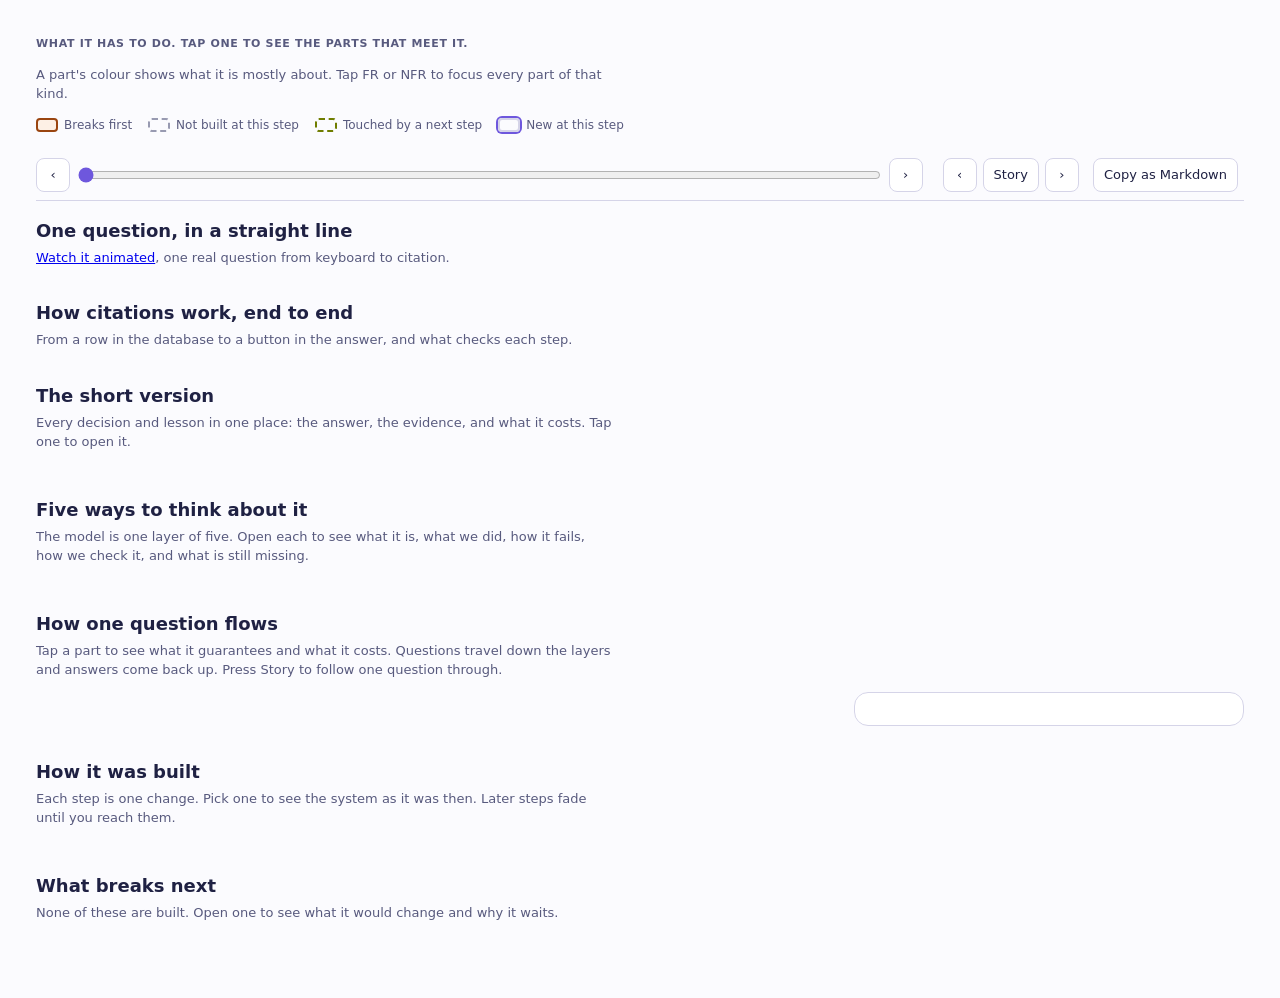
<file: docs/journey.template.html>
<!doctype html>
<html lang="en">
<head>
<meta charset="utf-8">
<meta name="viewport" content="width=device-width, initial-scale=1">
<title>Care data agent: architecture</title>
<style>
:root { color-scheme: light dark;
  --bg: light-dark(#fbfbfe, #12132b); --surface: light-dark(#fff, #1a1c3a); --soft: light-dark(#f3f2fb, #23254a);
  --line: light-dark(#d5d4e8, #3a3d78); --text: light-dark(#1f2143, #f1f1fa); --muted: light-dark(#585a7e, #a5a7c8);
  --accent: light-dark(#6e57dd, #a782fc);
  --fr: light-dark(#6e57dd, #a782fc); --fr-text: light-dark(#5b43c9, #a782fc); --fr-wash: light-dark(#efecfc, #2c2a5e); --on-fr: light-dark(#fff, #1f2143);
  --nfr: light-dark(#0b6b64, #4fd1c5); --nfr-wash: light-dark(#def3f0, #12383a); --on-nfr: light-dark(#fff, #0b2b2e);
  --warn: light-dark(#9a4510, #f2a46b); --warn-wash: light-dark(#fdf0e5, #3a2a22);
  --lime: light-dark(#6f7d00, #e0f30a); }
:root[data-theme="light"] { color-scheme: light; }
:root[data-theme="dark"] { color-scheme: dark; }
* { box-sizing: border-box; }
body { margin: 0; background: var(--bg); color: var(--text); font: 15px/1.5 ui-sans-serif, system-ui, -apple-system, "Segoe UI", sans-serif; overflow-wrap: anywhere; }
button { font: inherit; color: inherit; cursor: pointer; }
:focus-visible { outline: 3px solid var(--accent); outline-offset: 2px; }
.wrap { max-width: 1240px; margin: 0 auto; padding: 24px 16px 64px; }
h1 { font-size: 24px; margin: 0; letter-spacing: -.01em; }
h2 { font-size: 18px; margin: 32px 0 4px; }
.sub, .note { color: var(--muted); margin: 4px 0 12px; max-width: 70ch; }
.note { font-size: 13px; margin: 0 0 12px; }
.label { font-size: 11px; text-transform: uppercase; letter-spacing: .06em; color: var(--muted); margin: 0 0 6px; font-weight: 600; }

/* chips and legend */
.chip { display: inline-flex; gap: 6px; align-items: center; border: 1px solid transparent; border-radius: 999px; padding: 2px 10px 2px 3px; font-size: 12px; line-height: 1.5; margin: 0 4px 4px 0; background: var(--surface); }
.chip b { border-radius: 999px; padding: 0 7px; font-size: 10px; letter-spacing: .04em; }
.chip.fr { border-color: var(--fr); } .chip.fr b { background: var(--fr); color: var(--on-fr); }
.chip.nfr { border-color: var(--nfr); } .chip.nfr b { background: var(--nfr); color: var(--on-nfr); }
button.chip:hover, .chip.met { background: var(--soft); } .chip[aria-pressed="true"] { background: var(--soft); box-shadow: 0 0 0 2px var(--text); }
.legend { display: flex; flex-wrap: wrap; align-items: center; gap: 4px 16px; font-size: 12px; color: var(--muted); margin: 12px 0 0; }
.legend > span { display: inline-flex; gap: 6px; align-items: center; }
.sw { width: 22px; height: 14px; border-radius: 4px; border: 2px solid var(--line); display: inline-block; }
.sw.warn { border-color: var(--warn); background: var(--warn-wash); } .sw.next { border: 2px dashed var(--lime); }
.sw.gone { border: 2px dashed var(--muted); opacity: .6; } .sw.new { border-color: var(--line); box-shadow: 0 0 0 2px var(--accent); }

/* control bar */
.bar { position: sticky; top: 0; z-index: 20; background: color-mix(in srgb, var(--bg) 92%, transparent); backdrop-filter: blur(10px);
  display: flex; flex-wrap: wrap; gap: 8px 14px; align-items: center; padding: 8px 0; border-bottom: 1px solid var(--line); margin: 16px 0; }
.grp { display: flex; gap: 6px; align-items: center; } .grp.build { flex: 1 1 280px; }
.bar input { flex: 1; accent-color: var(--accent); min-width: 0; }
.btn { border: 1px solid var(--line); background: var(--surface); border-radius: 8px; min-width: 34px; height: 34px; padding: 0 10px; font-size: 13px; }
.btn:hover { background: var(--soft); } .btn[aria-pressed="true"] { background: var(--accent); color: var(--on-fr); border-color: var(--accent); }
.btn:disabled { opacity: .4; cursor: default; }
.bar b { white-space: nowrap; font-size: 13px; }

/* diagram */
.main { display: grid; gap: 20px; grid-template-columns: minmax(0, 1fr); }
@media (min-width: 1000px) { .main { grid-template-columns: minmax(0, 1fr) 390px; } .detail { position: sticky; top: 64px; align-self: start; max-height: calc(100vh - 80px); overflow: auto; } }
.diagram { position: relative; display: grid; gap: 52px; padding: 6px 0 12px; }
.diagram svg { position: absolute; inset: 0; z-index: 0; pointer-events: none; overflow: visible; }
.layer { position: relative; z-index: 1; display: grid; gap: 6px; }
.layer h3 { margin: 0; font-size: 11px; text-transform: uppercase; letter-spacing: .06em; color: var(--muted); }
.nodes { display: flex; flex-wrap: wrap; gap: 12px 76px; justify-content: space-around; }
.node { flex: 1 1 140px; max-width: 230px; text-align: left; padding: 8px 12px; border-radius: 12px; border: 2px solid var(--line); border-left-width: 6px; background: var(--surface); transition: opacity .2s, box-shadow .2s; }
.node .nm { display: block; font-weight: 600; font-size: 14px; }
.node small { display: block; color: var(--muted); font-size: 11px; }
.node .chip { margin: 4px 0 2px; padding: 0 8px 0 2px; font-size: 11px; border-color: transparent; background: none; color: var(--muted); }
.k-fr { border-left-color: var(--fr); } .k-nfr { border-left-color: var(--nfr); }
.node.ghost { outline: 2px dashed var(--muted); outline-offset: 2px; }
.node.new { box-shadow: 0 0 0 3px var(--accent); }
.node.touch { outline: 2px dashed var(--lime); outline-offset: 3px; }
.node.up, .node.down, .node.path, .node.hit { box-shadow: 0 0 0 2px var(--muted); }
.node.hit { box-shadow: 0 0 0 3px var(--text); }
.node.sel { box-shadow: 0 0 0 2px var(--bg), 0 0 0 5px var(--text); }
.node.ghost > *, .node.dim > * { opacity: .4; } /* dim the contents, not the box, so edges stay hidden behind it */
.edge path { fill: none; stroke: var(--muted); stroke-width: 1; opacity: .4; }
.edge .pill { fill: var(--surface); stroke: var(--line); }
.edge text { font-size: 10px; fill: var(--text); text-anchor: middle; }
.edge:not(.lab) .pill, .edge:not(.lab) text { display: none; }
.edge.on path { stroke: var(--text); stroke-width: 2; opacity: 1; } .edge.on .pill { stroke: var(--text); }
.edge.path path { stroke: var(--accent); stroke-width: 3; opacity: 1; } .edge.path .pill { stroke: var(--accent); } .edge.path text { fill: var(--fr-text); font-weight: 600; }
.edge.dim { opacity: .18; } .edge.gone path { stroke-dasharray: 3 4; }
.edge .head { fill: var(--muted); } .edge.on .head { fill: var(--text); } .edge.path .head { fill: var(--accent); }
.tip { position: fixed; z-index: 50; max-width: 280px; padding: 8px 10px; border-radius: 8px; background: var(--text); color: var(--bg); font-size: 12px; line-height: 1.4; pointer-events: none; box-shadow: 0 4px 16px #0004; }
.tip i { display: block; font-style: normal; opacity: .8; margin-top: 3px; }
@media (max-width: 599px) {
  .nodes { display: grid; grid-template-columns: 1fr 1fr; gap: 10px; } .node { max-width: none; }
  .edge:not(.on):not(.path) { opacity: .2; } .diagram { gap: 30px; }
}

/* detail panel */
.detail { padding: 16px; border: 1px solid var(--line); border-radius: 14px; background: var(--surface); }
.detail h2 { margin: 0 0 4px; font-size: 19px; } .detail .meta { color: var(--muted); font-size: 12px; margin-bottom: 8px; }
.row { margin: 12px 0 0; } .row > b { display: block; font-size: 11px; text-transform: uppercase; letter-spacing: .05em; color: var(--muted); margin-bottom: 2px; }
.row.break { background: var(--warn-wash); border-left: 3px solid var(--warn); padding: 6px 10px; border-radius: 6px; } .row.break > b { color: var(--warn); }
.row.true { border-left: 3px solid var(--accent); padding-left: 10px; }
.row ul { margin: 2px 0 0; padding-left: 18px; } .row li { margin-bottom: 3px; }
.ab { display: flex; gap: 8px; flex-wrap: wrap; margin: 10px 0; } .ab div { flex: 1 1 160px; padding: 8px 12px; border: 1px solid var(--line); border-radius: 10px; background: var(--soft); }
.ab div.b { border-color: var(--accent); } .ab small { display: block; font-size: 10px; text-transform: uppercase; letter-spacing: .06em; color: var(--muted); }
.story { border: 1px solid var(--accent); border-radius: 10px; padding: 10px 12px; margin-bottom: 12px; background: var(--fr-wash); }
.story p { margin: 4px 0 0; } .story .label { color: var(--fr-text); }
code, .sha { font: 12px ui-monospace, SFMono-Regular, Menlo, monospace; background: var(--soft); padding: 1px 6px; border-radius: 6px; margin-right: 4px; }
.link { color: var(--fr-text); background: none; border: 0; padding: 0; text-decoration: underline; text-align: left; }
.link + .link::before { content: ""; }

/* lists */
.think { display: grid; gap: 8px; margin: 8px 0 12px; }
.think details { border: 1px solid var(--line); border-radius: 10px; background: var(--surface); padding: 10px 14px; }
.think summary { cursor: pointer; font-weight: 600; } .think summary span { display: block; font-weight: 400; color: var(--muted); font-size: 13px; }
.think p { margin: 8px 0 0; } .think ul { margin: 4px 0 0; padding-left: 18px; } .think .k { font-size: 11px; text-transform: uppercase; letter-spacing: .04em; color: var(--muted); margin-top: 10px; }
.flow { padding-left: 22px; margin: 8px 0 0; } .flow li { margin: 8px 0; line-height: 1.5; } .flow code { font-size: 12px; color: var(--muted); white-space: nowrap; }
.cards { display: grid; gap: 8px; grid-template-columns: repeat(auto-fill, minmax(215px, 1fr)); padding: 0; margin: 8px 0 0; list-style: none; }
.card { display: block; width: 100%; height: 100%; text-align: left; border: 1px solid var(--line); border-radius: 10px; background: var(--surface); padding: 8px 12px; }
.card:hover { background: var(--soft); }
.card .t { display: flex; justify-content: space-between; gap: 6px; font-size: 11px; color: var(--muted); }
.card .n { font-weight: 600; font-size: 14px; }
.card .ab2 { font-size: 12px; color: var(--muted); margin-top: 2px; display: -webkit-box; -webkit-line-clamp: 2; -webkit-box-orient: vertical; overflow: hidden; }
.card .now { display: none; font-weight: 700; color: var(--on-fr); background: var(--accent); border-radius: 999px; padding: 0 8px; }
.card.on { border-color: var(--accent); box-shadow: 0 0 0 2px var(--accent); background: var(--fr-wash); } .card.on .now { display: inline; }
.card.future { opacity: .5; }
.nxs { align-items: start; }
.nx { border: 2px dashed var(--lime); border-radius: 10px; background: var(--surface); }
.nx.open { grid-column: 1 / -1; background: var(--soft); border-color: var(--accent); }
.nx .head { display: block; width: 100%; text-align: left; background: none; border: 0; border-radius: 8px; padding: 8px 12px; }
.nx .top { display: flex; justify-content: space-between; align-items: baseline; gap: 8px; }
.nx .n { font-weight: 600; font-size: 14px; }
.nx .badge { flex: none; font-size: 10px; text-transform: uppercase; letter-spacing: .06em; font-weight: 600; border: 1px dashed var(--lime); border-radius: 999px; padding: 0 8px; }
.nx .p { font-size: 13px; margin: 4px 0; display: -webkit-box; -webkit-line-clamp: 3; -webkit-box-orient: vertical; overflow: hidden; }
.nx.open .p { display: block; }
.nx .t { font-size: 11px; color: var(--muted); }
.nx .body { padding: 0 12px 10px; }
.nx .body .ab { margin-top: 0; }
@media (prefers-reduced-motion: reduce) { * { transition: none !important; scroll-behavior: auto !important; } }
</style>
</head>
<body>
<div class="wrap">
  <header>
    <h1 id="title"></h1><p class="sub" id="sub"></p>
    <p class="label">What it has to do. Tap one to see the parts that meet it.</p>
    <div id="reqs"></div>
    <p class="note" style="margin-top:12px">A part's colour shows what it is mostly about. Tap FR or NFR to focus every part of that kind.</p>
    <div class="legend" id="legend" role="group" aria-label="Legend">
      <span><i class="sw warn"></i>Breaks first</span><span><i class="sw gone"></i>Not built at this step</span>
      <span><i class="sw next"></i>Touched by a next step</span><span><i class="sw new"></i>New at this step</span>
    </div>
  </header>

  <div class="bar" role="toolbar" aria-label="Controls">
    <div class="grp build">
      <button class="btn" id="prev" aria-label="Previous build step">‹</button>
      <input type="range" id="range" min="0" value="0" aria-label="Step in the build">
      <button class="btn" id="nextb" aria-label="Next build step">›</button>
      <b id="now"></b>
    </div>
    <div class="grp">
      <button class="btn" id="sprev" aria-label="Previous story step">‹</button>
      <button class="btn" id="story" aria-pressed="false">Story</button>
      <button class="btn" id="snext" aria-label="Next story step">›</button>
    </div>
    <div class="grp"><button class="btn" id="copy">Copy as Markdown</button><span id="status" class="note" style="margin:0" role="status"></span></div>
  </div>

  <h2 style="margin-top:0">One question, in a straight line</h2>
  <p class="note"><a href="flow.html">Watch it animated</a>, one real question from keyboard to citation.</p>
  <ol class="flow" id="flow"></ol>

  <h2>How citations work, end to end</h2>
  <p class="note">From a row in the database to a button in the answer, and what checks each step.</p>
  <ol class="flow" id="citations"></ol>

  <h2>The short version</h2>
  <p class="note">Every decision and lesson in one place: the answer, the evidence, and what it costs. Tap one to open it.</p>
  <div class="think" id="decisions"></div>

  <h2>Five ways to think about it</h2>
  <p class="note">The model is one layer of five. Open each to see what it is, what we did, how it fails, how we check it, and what is still missing.</p>
  <div class="think" id="think"></div>
  <ul class="note" id="threads"></ul>

  <h2>How one question flows</h2>
  <p class="note">Tap a part to see what it guarantees and what it costs. Questions travel down the layers and answers come back up. Press Story to follow one question through.</p>
  <div class="main">
    <div class="diagram" id="diagram"></div>
    <section class="detail" id="detail" aria-live="polite" aria-label="Details"></section>
  </div>

  <h2>How it was built</h2>
  <p class="note">Each step is one change. Pick one to see the system as it was then. Later steps fade until you reach them.</p>
  <ol class="cards" id="tl"></ol>

  <h2>What breaks next</h2>
  <p class="note">None of these are built. Open one to see what it would change and why it waits.</p>
  <ol class="cards nxs" id="nx"></ol>
</div>
<div class="tip" id="tip" role="tooltip" hidden></div>
<script>
const D = /*DATA*/null;
const S = D.steps, N = D.nodes, E = D.edges, R = D.requirements, NX = D.next, ST = D.story.steps, LAST = S.length - 1;
const by = (a) => Object.fromEntries(a.map((x) => [x.id, x]));
const node = by(N), req = by(R), nxt = by(NX);
const $ = (id) => document.getElementById(id);
const h = (tag, cls, text) => { const e = document.createElement(tag); if (cls) e.className = cls; if (text != null) e.textContent = text; return e; };
const first = (s) => s.split(/(?<=\.)\s/)[0];
const kind = (n) => n.primary;
const KTXT = { fr: "FR", nfr: "NFR" }, KLONG = { fr: "functional", nfr: "non-functional" };
const reqCount = (n) => n.meets.length + (n.meets.length === 1 ? " requirement" : " requirements");
const NARROW = matchMedia("(max-width: 599px)");

/* One state object. focus is {kind: node|req|next, id} or null; story is an index into ST or null. */
const st = { step: LAST, focus: null, story: null };
const hashOf = () => { const q = new URLSearchParams({ step: st.step });
  if (st.story != null) q.set("story", st.story + 1); else if (st.focus) q.set(st.focus.kind, st.focus.id); return q.toString(); };
function fromHash() {
  const q = new URLSearchParams(location.hash.slice(1)), step = +q.get("step");
  st.step = q.has("step") && step >= 0 && step <= LAST ? Math.floor(step) : LAST; st.focus = null; st.story = null;
  const sn = +q.get("story");
  if (sn >= 1 && sn <= ST.length) st.story = sn - 1;
  else for (const [k, tbl] of [["node", node], ["req", req], ["next", nxt], ["prim", KTXT]]) if (Object.hasOwn(tbl, q.get(k))) st.focus = { kind: k, id: q.get(k) };
}
function go(patch, scroll) {
  Object.assign(st, patch);
  if (location.hash.slice(1) !== hashOf()) location.hash = hashOf();
  paint();
  if (scroll) $("detail").scrollIntoView({ block: "nearest" });
}
const pickNode = (id) => go({ focus: { kind: "node", id }, story: null });
const pickReq = (id) => go({ focus: { kind: "req", id }, story: null });
const pickNext = (id) => go({ focus: { kind: "next", id }, story: null, step: LAST });
const toggleNext = (id) => (st.focus?.kind === "next" && st.focus.id === id ? go({ focus: null }) : pickNext(id));
const pickPrim = (k) => (st.focus?.kind === "prim" && st.focus.id === k ? go({ focus: null }) : go({ focus: { kind: "prim", id: k }, story: null }));
const showPanel = () => $("detail").scrollIntoView({ block: "nearest" });
const pickStep = (i) => go({ step: Math.max(0, Math.min(LAST, i)), focus: null, story: null }, true);
const pickStory = (i) => go(i == null || i < 0 ? { story: null } : { story: Math.min(i, ST.length - 1), focus: null, step: LAST });
const focusNode = () => st.story != null ? ST[st.story].node : st.focus?.kind === "node" ? st.focus.id : null;

/* Which parts and edges are highlighted, from the current state alone. */
function route(a, b) { // shortest path ignoring direction; returns node and edge sets
  const prev = { [a]: null }, q = [a];
  while (q.length) { const c = q.shift(); if (c === b) break;
    E.forEach((e, i) => [[e.from, e.to], [e.to, e.from]].forEach(([x, y]) => { if (x === c && !(y in prev)) { prev[y] = [c, i]; q.push(y); } })); }
  const ns = new Set([a]), es = new Set();
  for (let c = b; prev[c]; c = prev[c][0]) { ns.add(c); es.add(prev[c][1]); }
  return { ns, es };
}
function related() {
  const r = { sel: new Set(), up: new Set(), down: new Set(), hit: new Set(), touch: new Set(), path: new Set(), on: new Set(), pathEdges: new Set(), any: false };
  const f = st.focus, n = focusNode();
  if (n) { r.any = true; r.sel.add(n);
    E.forEach((e, i) => { if (e.to === n) { r.up.add(e.from); r.on.add(i); } if (e.from === n) { r.down.add(e.to); r.on.add(i); } }); }
  if (st.story != null) for (let j = 1; j <= st.story; j++) { const p = route(ST[j - 1].node, ST[j].node); p.ns.forEach((x) => r.path.add(x)); p.es.forEach((x) => r.pathEdges.add(x)); }
  if (f?.kind === "req") { r.any = true; N.filter((x) => x.meets.includes(f.id)).forEach((x) => r.hit.add(x.id)); }
  if (f?.kind === "prim") { r.any = true; N.filter((x) => x.primary === f.id).forEach((x) => r.hit.add(x.id)); }
  if (f?.kind === "next") nxt[f.id].touches.forEach((x) => r.touch.add(x));
  return r;
}

/* Small builders. */
const row = (label, body, cls) => { const r = h("div", "row " + (cls || "")); r.append(h("b", null, label)); r.append(typeof body === "string" ? document.createTextNode(body) : body); return r; };
const list = (items) => { const u = h("ul"); items.forEach((t) => u.append(h("li", null, t))); return u; };
const link = (text, fn) => { const b = h("button", "link", text); b.type = "button"; b.addEventListener("click", fn); return b; };
const links = (items) => { const d = h("div"); items.forEach(([t, fn], i) => { if (i) d.append(", "); d.append(link(t, fn)); }); return d; };
function chip(k, text, fn) { const b = h(fn ? "button" : "span", "chip " + k); if (fn) { b.type = "button"; b.addEventListener("click", fn); }
  b.append(h("b", null, KTXT[k]), text); return b; }
const reqChip = (id) => chip(req[id].kind === "functional" ? "fr" : "nfr", req[id].label, () => pickReq(id));
const ab = (a, b) => { const d = h("div", "ab"), x = h("div"), y = h("div", "b");
  x.append(h("small", null, "Before"), a); y.append(h("small", null, "After"), b); d.append(x, y); return d; };
const stepLink = (i) => link("Step " + i + ": " + S[i].title, () => pickStep(i));

/* Detail panel. */
function nodePanel(d, n) {
  d.append(h("h2", null, n.label));
  const m = h("div", "meta"); m.append(chip(kind(n), n.layer + " layer, mostly " + KLONG[kind(n)]), n.since > st.step ? " Not built yet at step " + st.step : " Built in step " + n.since); d.append(m);
  d.append(row("What it does", n.what), row("Always true", n.invariant, "true"));
  if (n.limits) d.append(row("Limits, read from the code", list(n.limits)));
  const rc = h("div"); n.meets.forEach((i) => rc.append(reqChip(i))); d.append(row("Requirements it meets", rc));
  d.append(row("Trade-offs", list(n.tradeoffs)), row("Breaks first", n.breaks, "break"), row("At scale", n.scale));
  const steps = S.filter((s) => s.nodes.includes(n.id));
  d.append(row("Built in step", links(steps.map((s) => ["Step " + s.id + ": " + s.title, () => pickStep(s.id)]))));
  const nx = NX.filter((x) => x.touches.includes(n.id));
  if (nx.length) d.append(row("Next steps touching it", links(nx.map((x) => [x.title, () => pickNext(x.id)]))));
  const to = (id) => [node[id].label, () => pickNode(id)];
  const up = [...new Set(E.filter((e) => e.to === n.id).map((e) => e.from))], down = [...new Set(E.filter((e) => e.from === n.id).map((e) => e.to))];
  if (up.length) d.append(row("Receives from", links(up.map(to))));
  if (down.length) d.append(row("Sends to", links(down.map(to))));
}
function reqPanel(d, r) {
  d.append(h("h2", null, r.label), h("div", "meta", r.kind === "functional" ? "Functional requirement" : "Non-functional requirement"), h("p", null, r.text));
  d.append(row("Parts that meet it", links(N.filter((n) => n.meets.includes(r.id)).map((n) => [n.label, () => pickNode(n.id)]))));
}
function primPanel(d, k) {
  const what = k === "fr" ? "features a care manager uses" : "qualities the system keeps, such as safety, cost and traceability";
  d.append(h("h2", null, "Mostly " + KLONG[k] + " parts"), h("div", "meta", KTXT[k] + " parts"), h("p", null, "These parts are mainly about " + what + "."));
  d.append(row("Parts", links(N.filter((n) => n.primary === k).map((n) => [n.label, () => pickNode(n.id)]))));
}
function nextPanel(d, x) {
  d.append(h("h2", null, x.title), h("div", "meta", "Not built. Build it when: " + x.trigger), row("The problem", x.problem), ab(x.A, x.B), row("Why not yet", x.why_not_yet));
  d.append(row("Parts it touches", links(x.touches.map((t) => [node[t].label, () => pickNode(t)]))));
}
function stepPanel(d, s) {
  d.append(h("h2", null, s.title), h("div", "meta", "Step " + s.id + " at " + s.when + " on 7 Nov"), ab(s.A, s.B), row("Why", s.why));
  if (s.found) d.append(row("What we found", s.found));
  if (s.rejected?.length) d.append(row("Turned down", list(s.rejected)));
  if (s.nodes.length) d.append(row("Parts it built or changed", links(s.nodes.map((t) => [node[t].label, () => pickNode(t)]))));
  d.append(row("What breaks next", s.breaks, "break"));
  if (s.commits?.length) { const c = h("div"); s.commits.forEach((x) => c.append(h("span", "sha", x))); d.append(row("Commits", c)); }
}
function storyCard(d) {
  const i = st.story, c = h("div", "story");
  c.append(h("p", "label", "Story, step " + (i + 1) + " of " + ST.length), h("b", null, D.story.title), h("p", null, node[ST[i].node].label + ": " + ST[i].text));
  d.append(c);
}
function paintDetail() {
  const d = $("detail"), f = st.focus; d.replaceChildren();
  if (st.story != null) { storyCard(d); nodePanel(d, node[ST[st.story].node]); }
  else if (f?.kind === "node") nodePanel(d, node[f.id]);
  else if (f?.kind === "req") reqPanel(d, req[f.id]);
  else if (f?.kind === "next") nextPanel(d, nxt[f.id]);
  else if (f?.kind === "prim") primPanel(d, f.id);
  else { stepPanel(d, S[st.step]); d.append(h("p", "note", "Tap a part, a requirement or a step. Arrow keys move through the build. Escape clears the focus.")); }
}

/* Diagram: nodes are built once so keyboard focus survives repaints; edges are redrawn from element rects. */
const layers = [...new Set(N.map((n) => n.layer))], NS = "http://www.w3.org/2000/svg";
const dg = $("diagram"), svg = document.createElementNS(NS, "svg"), els = {}, edgeEls = [];
dg.append(svg);
layers.forEach((l) => {
  const sec = h("div", "layer"), box = h("div", "nodes"); sec.append(h("h3", null, l), box);
  N.filter((n) => n.layer === l).forEach((n) => {
    const b = h("button", "node k-" + kind(n)); b.type = "button"; b.dataset.id = n.id; b.setAttribute("aria-describedby", "tip");
    b.append(h("span", "nm", n.label), chip(kind(n), reqCount(n)), h("small", null, ""));
    b.addEventListener("click", () => pickNode(n.id));
    b.addEventListener("pointerenter", (e) => { if (e.pointerType === "mouse") tip(b, n); }); b.addEventListener("pointerleave", () => untip());
    b.addEventListener("focus", () => { if (b.matches(":focus-visible")) tip(b, n); }); b.addEventListener("blur", () => untip());
    box.append(b); els[n.id] = b;
  });
  dg.append(sec);
});
const mk = (tag, attrs) => { const e = document.createElementNS(NS, tag); Object.entries(attrs || {}).forEach(([k, v]) => e.setAttribute(k, v)); return e; };
E.forEach((e) => { const g = mk("g", { class: "edge" }); g.append(mk("path"), mk("path", { class: "head" }), mk("rect", { class: "pill", rx: 7 }), mk("text")); g.lastChild.textContent = e.label; svg.append(g); edgeEls.push(g); });

function exit(c, d, r) { // distance along unit vector d from point c (inside r) to r's border
  const tx = d.x ? ((d.x > 0 ? r.right : r.left) - c.x) / d.x : Infinity, ty = d.y ? ((d.y > 0 ? r.bottom : r.top) - c.y) / d.y : Infinity;
  return Math.min(tx, ty);
}
const headPath = (t, d) => { const n = { x: -d.y, y: d.x }; return `M${t.x},${t.y}l${-d.x * 9 + n.x * 4},${-d.y * 9 + n.y * 4}l${n.x * -8},${n.y * -8}z`; };
function drawEdges() {
  const o = dg.getBoundingClientRect(), W = o.width, narrow = NARROW.matches;
  svg.setAttribute("width", W); svg.setAttribute("height", o.height);
  const rect = (id) => { const r = els[id].getBoundingClientRect(); return { left: r.left - o.left, right: r.right - o.left, top: r.top - o.top, bottom: r.bottom - o.top }; };
  const geo = E.map((e) => {
    const a = rect(e.from), b = rect(e.to), twin = E.some((x) => x.from === e.to && x.to === e.from);
    if (narrow) { // vertical connectors between layers, one elbow in the gap
      const off = twin ? (e.from < e.to ? 5 : -5) : 0, ax = (a.left + a.right) / 2 + off, bx = (b.left + b.right) / 2 + off;
      let pts;
      if (b.top >= a.bottom) { const m = (a.bottom + b.top) / 2 + off; pts = [[ax, a.bottom], [ax, m], [bx, m], [bx, b.top]]; }
      else if (b.bottom <= a.top) { const m = (a.top + b.bottom) / 2 + off; pts = [[ax, a.top], [ax, m], [bx, m], [bx, b.bottom]]; }
      else { const y = (Math.max(a.top, b.top) + Math.min(a.bottom, b.bottom)) / 2 + off; pts = a.right <= b.left ? [[a.right, y], [b.left, y]] : [[a.left, y], [b.right, y]]; }
      const [p, q] = pts.slice(-2), len = Math.hypot(q[0] - p[0], q[1] - p[1]) || 1;
      return { pts, d: { x: (q[0] - p[0]) / len, y: (q[1] - p[1]) / len } };
    }
    const ca = { x: (a.left + a.right) / 2, y: (a.top + a.bottom) / 2 }, cb = { x: (b.left + b.right) / 2, y: (b.top + b.bottom) / 2 };
    const len = Math.hypot(cb.x - ca.x, cb.y - ca.y) || 1, d = { x: (cb.x - ca.x) / len, y: (cb.y - ca.y) / len };
    const off = twin ? 8 : 0, s0 = { x: ca.x - d.y * off, y: ca.y + d.x * off }, e0 = { x: cb.x - d.y * off, y: cb.y + d.x * off };
    const t1 = exit(s0, d, a) + 3, t2 = exit(e0, { x: -d.x, y: -d.y }, b) + 3;
    return { pts: [[s0.x + d.x * t1, s0.y + d.y * t1], [e0.x - d.x * t2, e0.y - d.y * t2]], d };
  });
  geo.forEach((g, i) => {
    const [line, head] = edgeEls[i].children, t = g.pts[g.pts.length - 1];
    line.setAttribute("d", "M" + g.pts.map((p) => p.join(",")).join("L"));
    head.setAttribute("d", headPath({ x: t[0], y: t[1] }, g.d));
  });
  /* Labels: a pill at the edge midpoint, slid along the edge or sideways until it clears every part and every other pill. */
  const taken = N.map((n) => rect(n.id)), clash = (r) => taken.some((x) => r.left < x.right + 3 && r.right > x.left - 3 && r.top < x.bottom + 3 && r.bottom > x.top - 3);
  const shown = E.map((_, i) => i).filter((i) => !narrow && (edgeEls[i].classList.contains("on") || edgeEls[i].classList.contains("path")));
  edgeEls.forEach((g, i) => g.classList.toggle("lab", shown.includes(i)));
  shown.sort((i, j) => edgeEls[j].classList.contains("path") - edgeEls[i].classList.contains("path")).forEach((i) => {
    const [s, t] = geo[i].pts, d = geo[i].d, n = { x: -d.y, y: d.x }, [, , pill, text] = edgeEls[i].children;
    const w = E[i].label.length * 5.4 + 14, ht = 16, reach = Math.abs(n.x) * w / 2 + Math.abs(n.y) * ht / 2 + 6;
    let best = null;
    for (const u of [.5, .4, .6, .3, .7, .2, .8]) for (const k of [0, 1, -1]) {
      const cx = Math.max(w / 2, Math.min(W - w / 2, s[0] + (t[0] - s[0]) * u + n.x * k * reach)), cy = s[1] + (t[1] - s[1]) * u + n.y * k * reach;
      const r = { left: cx - w / 2, right: cx + w / 2, top: cy - ht / 2, bottom: cy + ht / 2 };
      if (!best && !clash(r)) best = r;
    }
    if (!best) { const cx = (s[0] + t[0]) / 2, cy = (s[1] + t[1]) / 2; best = { left: cx - w / 2, right: cx + w / 2, top: cy - ht / 2, bottom: cy + ht / 2 }; }
    taken.push(best);
    pill.setAttribute("x", best.left); pill.setAttribute("y", best.top); pill.setAttribute("width", w); pill.setAttribute("height", ht);
    text.setAttribute("x", (best.left + best.right) / 2); text.setAttribute("y", (best.top + best.bottom) / 2 + 3.5);
  });
}

/* Tooltip: fixed position, clamped to the viewport, above the part when there is no room below. */
function tip(b, n) {
  const t = $("tip"); t.replaceChildren(first(n.what)); if (n.limits) t.append(h("i", null, "Limit: " + n.limits[0])); t.append(h("i", null, "Meets: " + n.meets.map((i) => req[i].label).join(", "))); t.hidden = false;
  const r = b.getBoundingClientRect(), w = t.offsetWidth, ht = t.offsetHeight;
  t.style.left = Math.max(8, Math.min(innerWidth - w - 8, r.left + r.width / 2 - w / 2)) + "px";
  t.style.top = (r.bottom + ht + 12 < innerHeight ? r.bottom + 8 : Math.max(8, r.top - ht - 8)) + "px";
}
function untip() { $("tip").hidden = true; }

/* Paint everything from state. */
function paint() {
  const r = related(), f = st.focus, fnode = focusNode(), cur = S[st.step];
  $("range").value = st.step; $("now").textContent = "Step " + st.step + " of " + LAST;
  $("story").setAttribute("aria-pressed", st.story != null); $("story").textContent = st.story != null ? `Story ${st.story + 1} of ${ST.length}` : "Story";
  $("sprev").disabled = st.story == null; $("snext").disabled = st.story === ST.length - 1;
  const chosen = new Set([...r.sel, ...r.up, ...r.down, ...r.hit, ...r.path]);
  N.forEach((n) => {
    const b = els[n.id], c = b.classList, built = n.since <= st.step;
    c.toggle("ghost", !built); c.toggle("new", built && cur.nodes.includes(n.id) && !fnode); c.toggle("touch", r.touch.has(n.id));
    c.toggle("sel", r.sel.has(n.id)); c.toggle("up", r.up.has(n.id) && !r.sel.has(n.id)); c.toggle("down", r.down.has(n.id) && !r.sel.has(n.id));
    c.toggle("path", r.path.has(n.id) && !r.sel.has(n.id)); c.toggle("hit", r.hit.has(n.id));
    c.toggle("dim", r.any && !chosen.has(n.id) || st.story != null && !chosen.has(n.id));
    b.setAttribute("aria-pressed", r.sel.has(n.id));
    const role = r.sel.has(n.id) ? "selected" : r.up.has(n.id) ? "sends to the selected part" : r.down.has(n.id) ? "receives from the selected part" : r.hit.has(n.id) ? "meets this requirement" : "";
    b.lastChild.textContent = !built ? "not built yet" : role || "step " + n.since;
    b.setAttribute("aria-label", `${n.label}, mostly ${KLONG[kind(n)]}, ${reqCount(n)}${role ? ", " + role : ""}${built ? "" : ", not built yet"}`);
  });
  const dim = r.any || st.story != null;
  E.forEach((e, i) => { const c = edgeEls[i].classList;
    c.toggle("on", r.on.has(i)); c.toggle("path", r.pathEdges.has(i)); c.toggle("dim", dim && !r.on.has(i) && !r.pathEdges.has(i));
    c.toggle("gone", node[e.from].since > st.step || node[e.to].since > st.step); });
  const mine = new Set(fnode ? node[fnode].meets : []);
  document.querySelectorAll("#reqs .chip").forEach((c) => { c.classList.toggle("met", mine.has(c.dataset.id)); c.setAttribute("aria-pressed", f?.kind === "req" && f.id === c.dataset.id); });
  document.querySelectorAll("#legend .chip").forEach((c) => c.setAttribute("aria-pressed", f?.kind === "prim" && f.id === c.dataset.prim));
  document.querySelectorAll("#tl .card").forEach((c, i) => { c.classList.toggle("on", i === st.step); c.classList.toggle("future", i > st.step); if (i === st.step) c.setAttribute("aria-current", "step"); else c.removeAttribute("aria-current"); });
  document.querySelectorAll("#nx .nx").forEach((li, i) => { const open = f?.kind === "next" && f.id === NX[i].id; li.classList.toggle("open", open); li.firstChild.setAttribute("aria-expanded", open); li.lastChild.hidden = !open; });
  paintDetail(); drawEdges();
}

/* Markdown: the focused part's section, else the whole document. Falls back to a download. */
async function copyMd() {
  const id = focusNode(), text = id ? D.md.nodes[id] : D.md.all, say = (m) => { $("status").textContent = m; setTimeout(() => { $("status").textContent = ""; }, 2500); };
  try { await navigator.clipboard.writeText(text); say(id ? "Copied " + node[id].label : "Copied everything"); }
  catch { const a = h("a"); a.href = URL.createObjectURL(new Blob([text], { type: "text/markdown" })); a.download = id ? id + ".md" : "architecture.md"; a.click(); URL.revokeObjectURL(a.href); say("Downloaded"); }
}

/* Static parts and events. */
$("title").textContent = D.title; $("sub").textContent = D.subtitle; $("range").max = LAST;
for (const [id, items] of [["flow", D.flow], ["citations", D.citations]]) items.forEach((x) => {
  const li = h("li"); if (x.title) li.append(h("b", null, x.title + ". "));
  li.append(document.createTextNode(x.text + " "), h("code", null, x.where)); $(id).append(li);
});
D.decisions.forEach((x) => {
  const d = h("details"), sm = h("summary", null, x.q); sm.append(h("span", null, x.a)); d.append(sm);
  d.append(h("div", "k", "Evidence"), h("p", null, x.evidence), h("div", "k", "Trade-off"), h("p", null, x.tradeoff));
  const b = h("button", "btn", "Built in step " + x.step); b.type = "button"; b.addEventListener("click", () => { go({ step: +x.step }); $("tl").scrollIntoView({ behavior: "smooth", block: "start" }); });
  d.append(b); $("decisions").append(d);
});
D.thinking.forEach((t, i) => {
  const d = h("details"); d.open = i === 0;
  const sm = h("summary", null, `${i + 1}. ${t.name}`); sm.append(h("span", null, t.question)); d.append(sm, h("p", null, t.plain));
  d.append(h("div", "k", "What we did")); const ul = h("ul"); t.here.forEach((x) => ul.append(h("li", null, x))); d.append(ul);
  if (t.numbers?.length) { d.append(h("div", "k", "The numbers, and why")); const nl = h("ul", "nums"); t.numbers.forEach((n) => { const li = h("li"); li.append(h("b", null, n.what + ". "), document.createTextNode(n.why)); nl.append(li); }); d.append(nl); }
  for (const [k, v] of [["How it fails", t.fails], ["How we check", t.check], ["Still missing", t.gap]]) d.append(h("div", "k", k), h("p", null, v));
  $("think").append(d);
});
D.threads.forEach((x) => $("threads").append(h("li", null, x)));
R.forEach((r) => { const c = reqChip(r.id); c.dataset.id = r.id; c.title = r.text; $("reqs").append(c); });
S.forEach((s, i) => {
  const li = h("li"), b = h("button", "card"), t = h("div", "t"); b.type = "button";
  t.append(h("span", null, "Built in step " + s.id + " at " + s.when), h("span", "now", "Showing"));
  b.append(t, h("div", "n", s.title), h("div", "ab2", s.A + " \u2192 " + s.B)); b.addEventListener("click", () => pickStep(i)); li.append(b); $("tl").append(li);
});
NX.forEach((x) => { /* an accordion: the head always shows, the body opens when this next step is the focus */
  const li = h("li", "nx"), b = h("button", "head"), top = h("div", "top"), body = h("div", "body");
  b.type = "button"; b.setAttribute("aria-expanded", "false"); b.setAttribute("aria-controls", "nxb-" + x.id); body.id = "nxb-" + x.id; body.hidden = true;
  top.append(h("span", "n", x.title), h("span", "badge", "Not built")); b.append(top, h("div", "p", x.problem), h("div", "t", "Build it when: " + x.trigger));
  b.addEventListener("click", () => toggleNext(x.id));
  const part = (t) => [node[t].label, () => { pickNode(t); showPanel(); }];
  body.append(ab(x.A, x.B), row("Parts it touches", links(x.touches.map(part))), row("Why not yet", x.why_not_yet));
  li.append(b, body); $("nx").append(li);
});
["nfr", "fr"].forEach((k) => { const c = chip(k, k === "fr" ? "Functional parts" : "Non-functional parts", () => pickPrim(k)); c.dataset.prim = k; $("legend").prepend(c); });
$("range").addEventListener("input", (e) => go({ step: +e.target.value }));
$("prev").addEventListener("click", () => go({ step: Math.max(0, st.step - 1) })); $("nextb").addEventListener("click", () => go({ step: Math.min(LAST, st.step + 1) }));
$("story").addEventListener("click", () => pickStory(st.story == null ? 0 : null));
$("snext").addEventListener("click", () => pickStory(st.story == null ? 0 : st.story + 1)); $("sprev").addEventListener("click", () => pickStory(st.story - 1));
$("copy").addEventListener("click", copyMd);
addEventListener("keydown", (e) => {
  if (e.key === "Escape") { untip(); go({ focus: null, story: null }); }
  else if ((e.key === "ArrowLeft" || e.key === "ArrowRight") && !/INPUT|TEXTAREA/.test(e.target.tagName)) go({ step: Math.max(0, Math.min(LAST, st.step + (e.key === "ArrowRight" ? 1 : -1))) });
});
addEventListener("hashchange", () => { fromHash(); paint(); });
addEventListener("resize", () => { untip(); drawEdges(); });
NARROW.addEventListener("change", drawEdges);
fromHash(); paint();
</script>
</body>
</html>
</file>
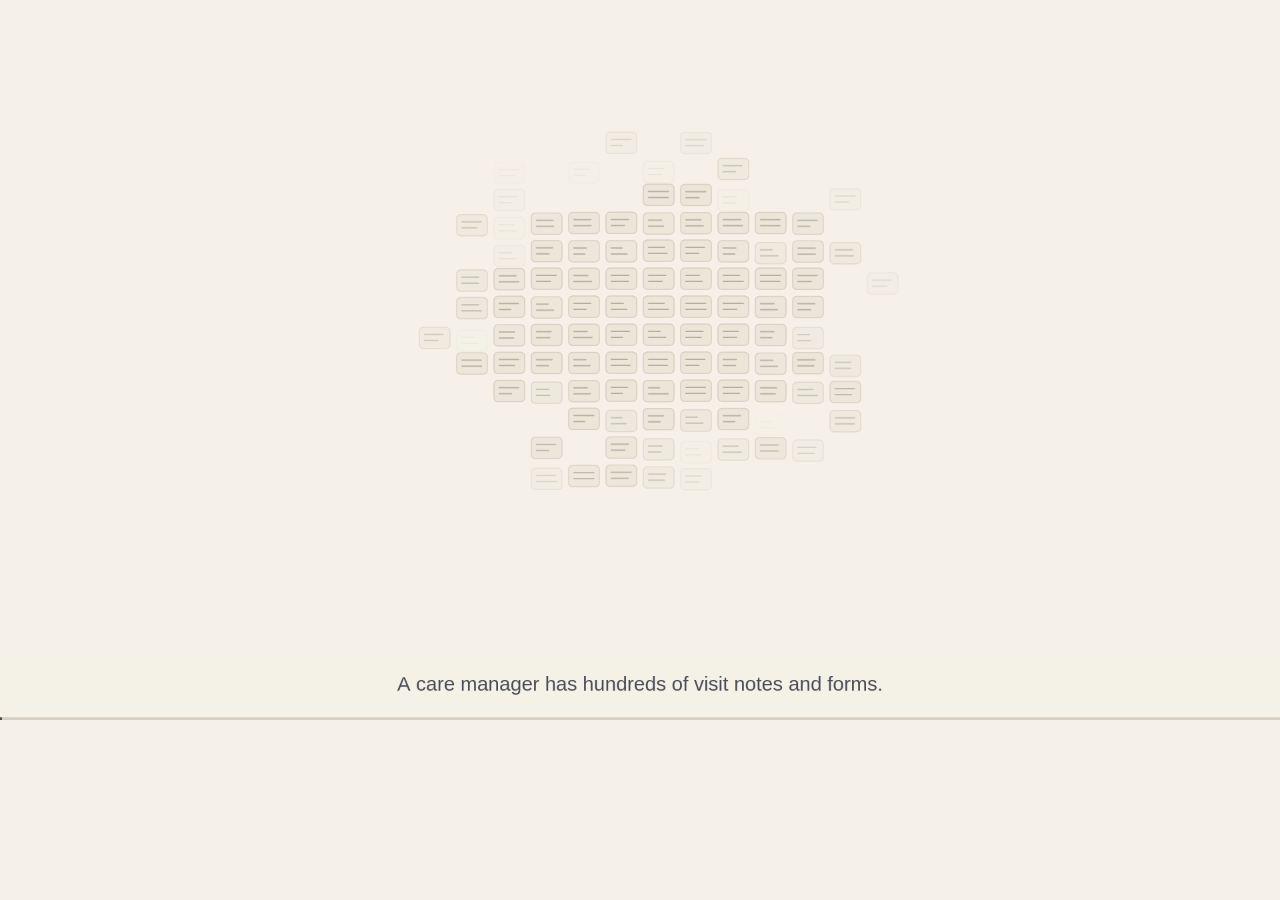
<file: docs/film/film.html>
<!doctype html>
<html><head><meta charset="utf-8"><title>One question, end to end</title>
<style>html,body{margin:0;background:#F5F1E8}canvas{display:block;width:100vw;height:auto}</style>
</head><body>
<canvas id="c" width="1920" height="1080"></canvas>
<script src="timeline.js"></script>
<script src="film.js"></script>
</body></html>
</file>
